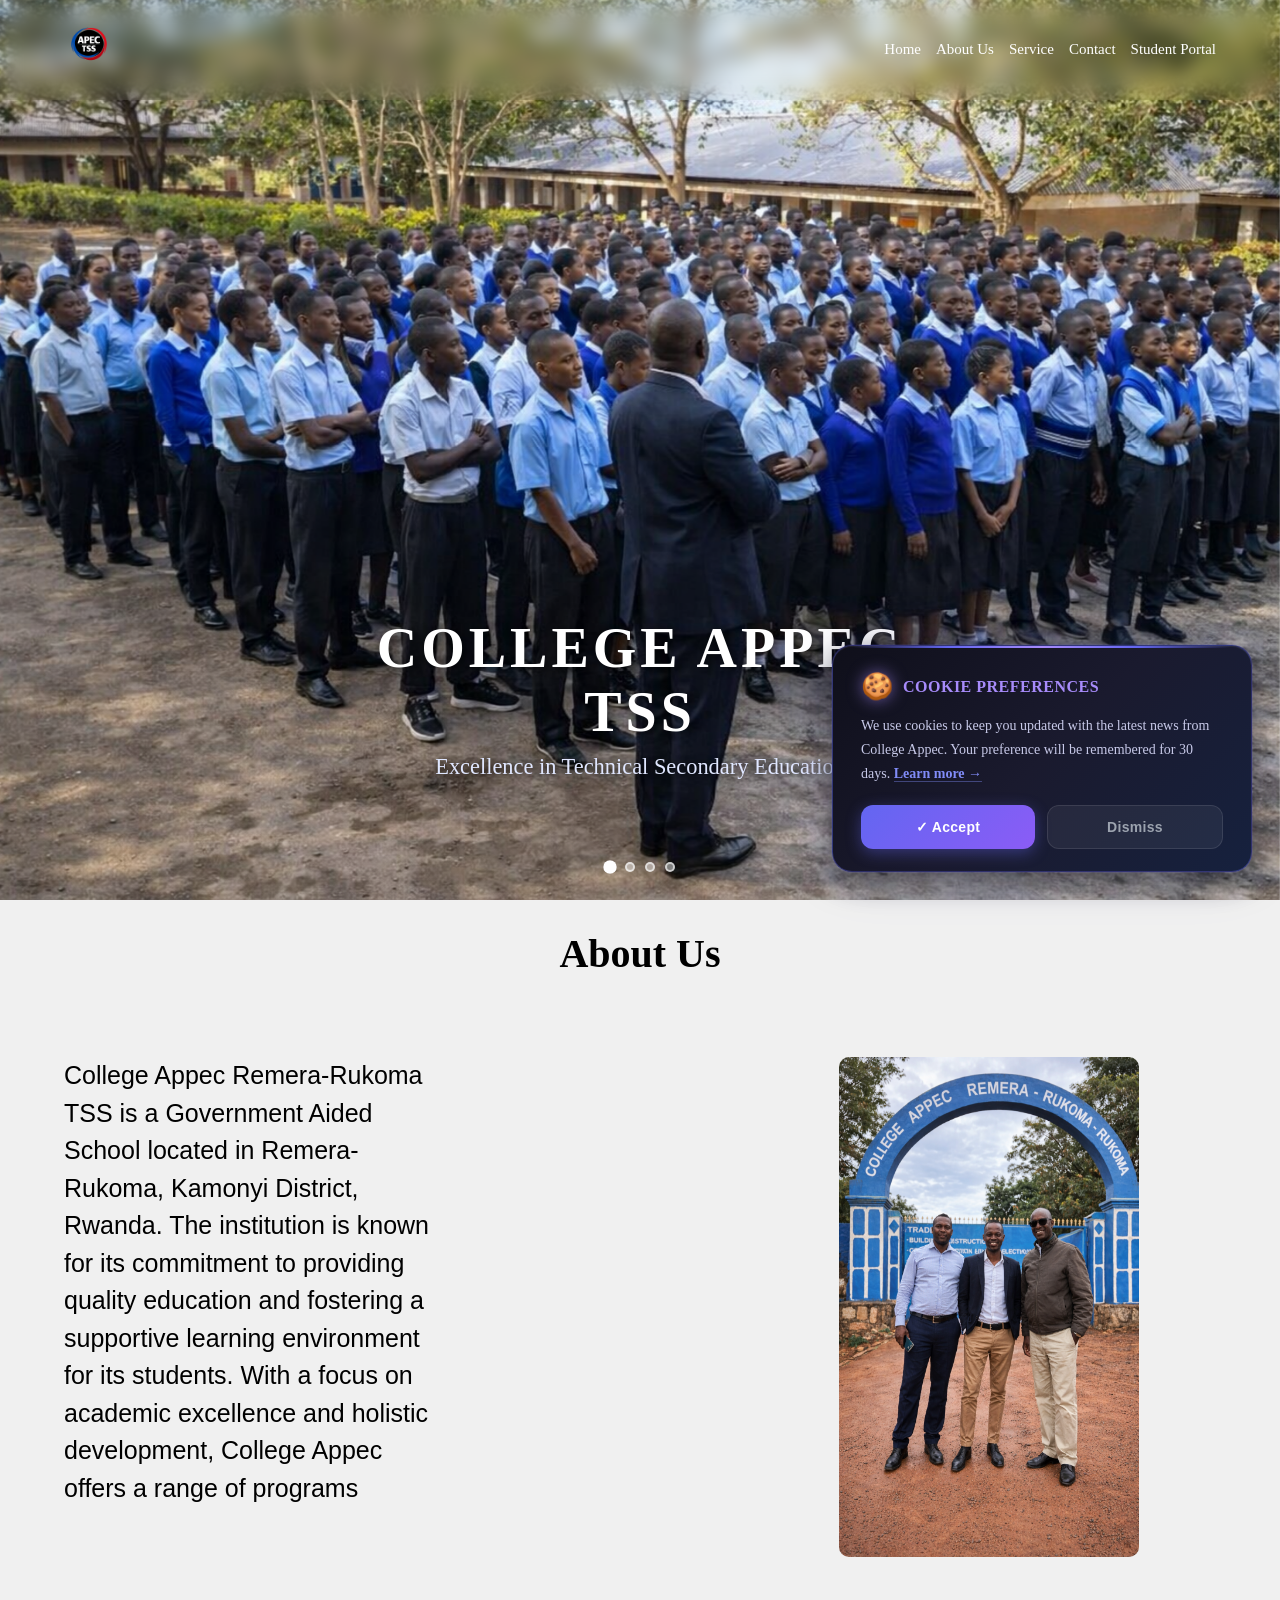
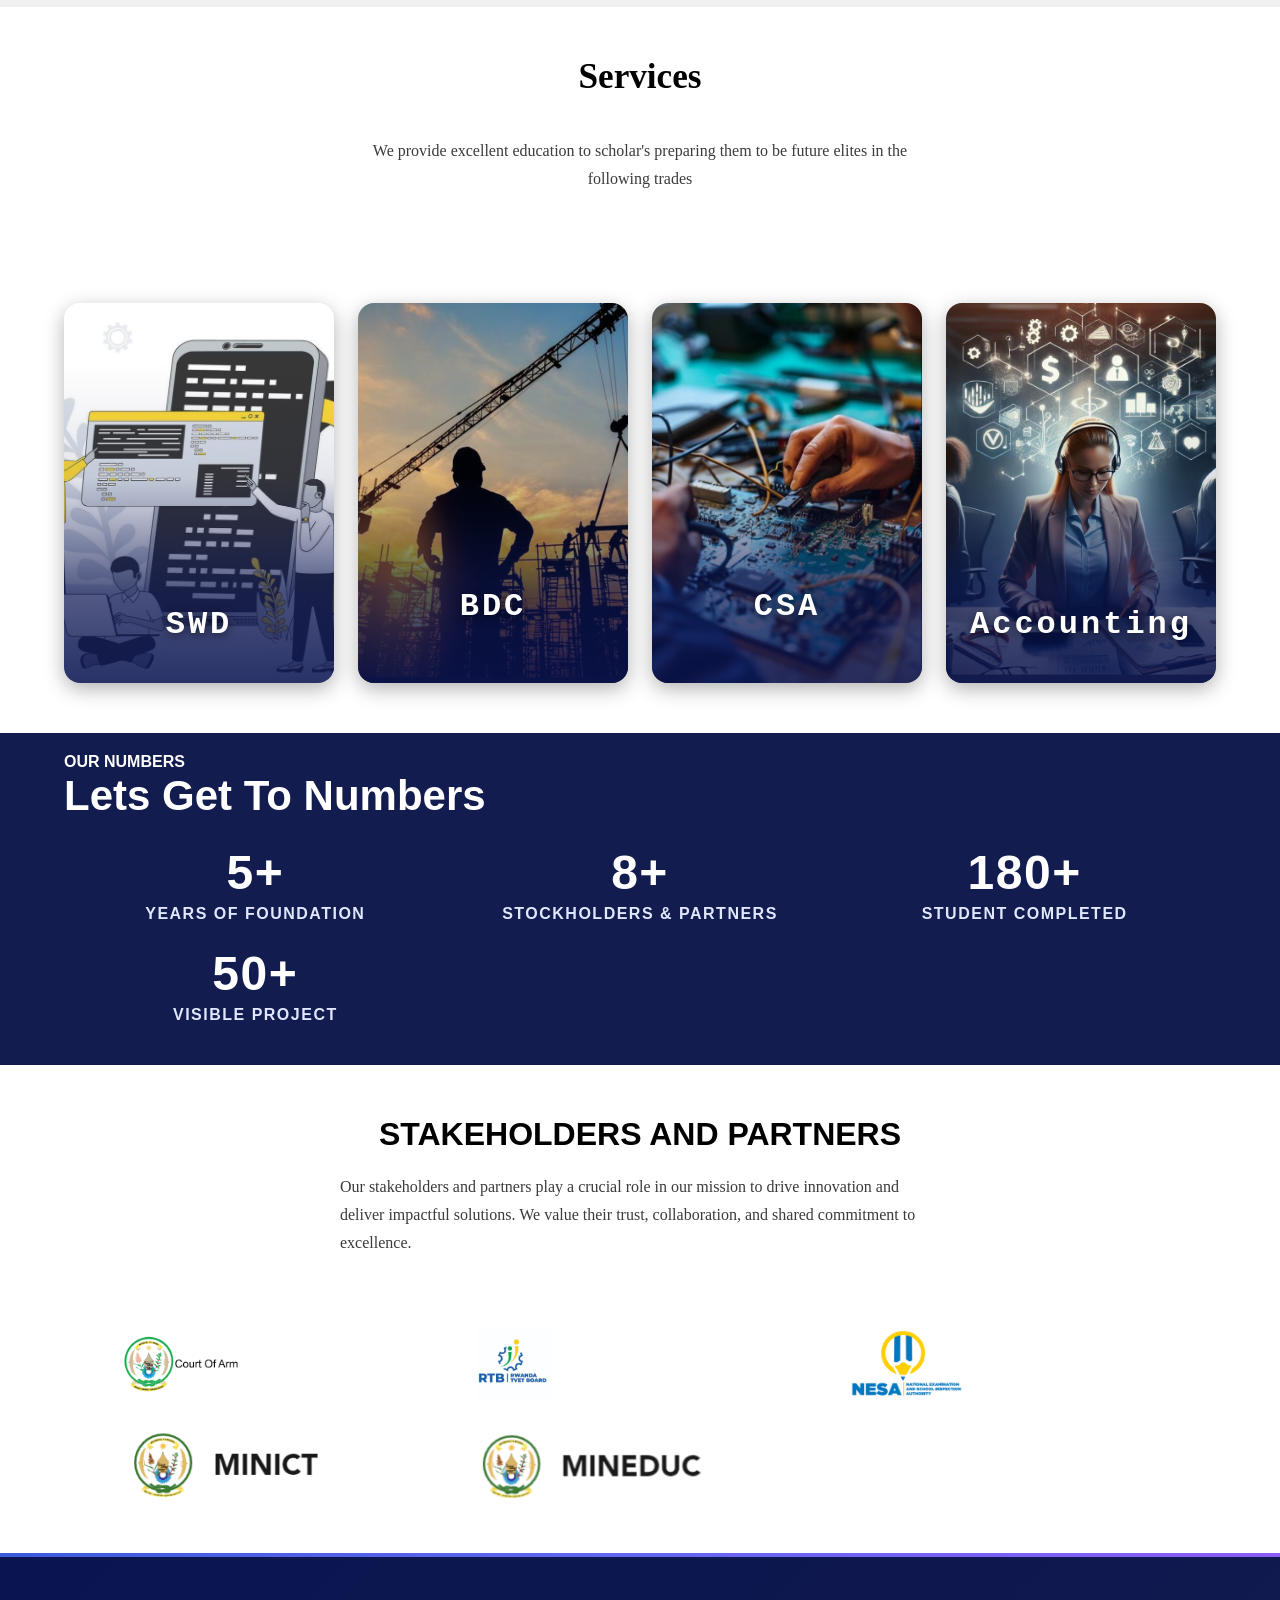
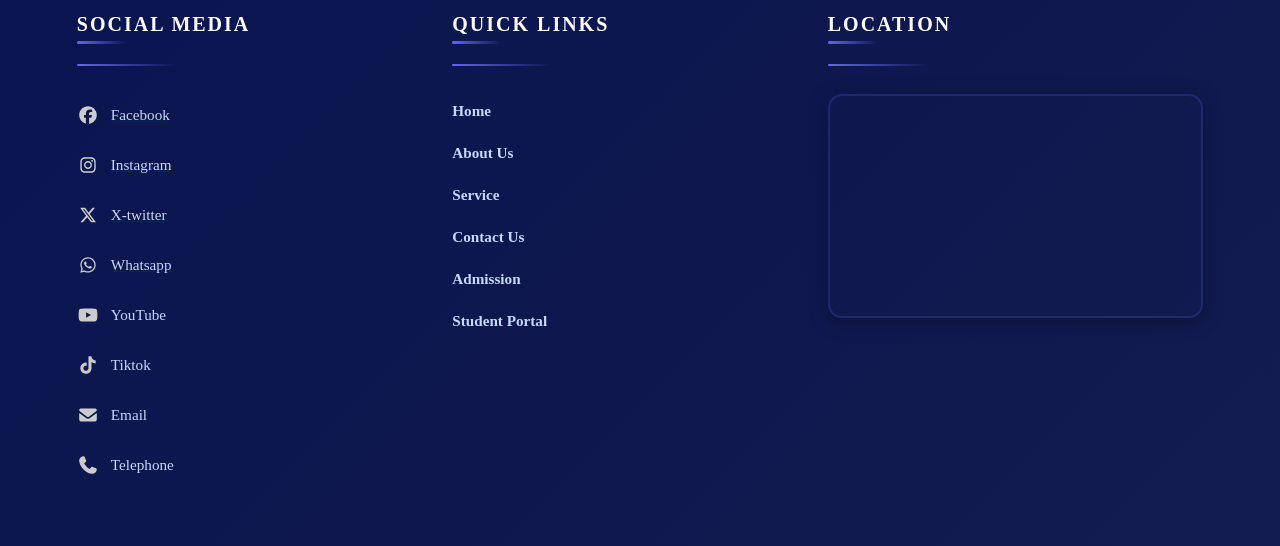
<file: index.html>
<!DOCTYPE html>
<html lang="en">

<head>
    <meta charset="UTF-8">
    <meta name="viewport" content="width=device-width, initial-scale=1.0">
    <title>Appec Website</title>
    <!-- css link main -->
    <link rel="stylesheet" href="./Css/style.css">
    <!-- responsive css -->
    <link rel="stylesheet" href="./Css/responsive.css">
    <!-- website icon -->
    <link rel="shortcut icon" href="./Images/Logo/logo.png" type="image/x-icon">
</head>

<body id="body">

    <!-- offline warning -->
    <div id="offlineWarning" class="offlineWarning">
        <span class="warn_icon" id="warnIcon">📡</span>
        <div class="warn_content">
            <div class="warn_title" id="warnTitle">No Connection</div>
            <div class="warn_msg" id="warnMsg">You are currently offline. Some features may not work.</div>
        </div>
        <span class="status_dot"></span>
    </div>



    <div class="hero" id="hero">
        <!-- Slider images -->
        <div class="hero_slider" id="heroSlider">
            <div class="hero_slide active" style="background-image:url('./Images/Web_images/College_appec.png')">
                <div class="slide_caption">
                    <h2>College Appec TSS</h2>
                    <p>Excellence in Technical Secondary Education</p>
                </div>
            </div>
            <div class="hero_slide" style="background-image:url('./Images/Web_images/Appec Student.png')">
                <div class="slide_caption">
                    <h2>Student Life</h2>
                    <p>Nurturing bright minds for tomorrow</p>
                </div>
            </div>
            <div class="hero_slide" style="background-image:url('./Images/Web_images/Appec Primary.png')">
                <div class="slide_caption">
                    <h2>Primary Section</h2>
                    <p>Building foundations for lifelong learning</p>
                </div>
            </div>
            <div class="hero_slide" style="background-image:url('./Images/Web_images/Master Image.png')">
                <div class="slide_caption">
                    <h2>Quality Education</h2>
                    <p>Empowering future leaders of Rwanda</p>
                </div>
            </div>
        </div>
        <div class="overlay" id="overlay"></div>
        <header>
            <nav class="navbar dont_show" id="navbar">
                <img src="./Images/Logo/logo.png" alt="Website Appec Logo">
                <ul>
                    <li><a href="./index.html">Home</a> </li>
                    <li><a href="./Pages/About.html">About Us</a></li>
                    <li><a href="./Pages/Service.html">Service</a></li>
                    <li><a href="./Pages/Contact.html">Contact</a></li>
                    <li><a href="./Pages/student_portal.html">Student Portal</a></li>
                </ul>
                <div class="menu">≡</div>
            </nav>
            <div class="welcome animate-slide-up">
                <h1>Welcome To</h1>
                <p>College Appec TSS Remera-Rukoma</p>
            </div>
        </header>
        <!-- Slider dots -->
        <div class="hero_dots" id="heroDots">
            <span class="hero_dot active" data-index="0"></span>
            <span class="hero_dot" data-index="1"></span>
            <span class="hero_dot" data-index="2"></span>
            <span class="hero_dot" data-index="3"></span>
        </div>
    </div>
    <div id="card_message" class="card_message" style="display:none;">
        <div class="card_header">
            <span class="cookie_icon">🍪</span>
            <h3>Cookie Preferences</h3>
        </div>
        <p>
            We use cookies to keep you updated with the latest news from College Appec.
            Your preference will be remembered for 30 days.
            <a href="https://dev.to/olami_tech/understanding-cookies-what-they-are-how-they-work-and-why-they-matter-for-your-privacy-3fo2"
                target="_blank" rel="noopener noreferrer">
                Learn more →
            </a>
        </p>
        <div class="buttons">
            <button id="agreeBtn">✓ Accept</button>
            <button id="ignoreBtn">Dismiss</button>
        </div>
    </div>

    </div>


    <div class="about_us" id="about_us">
        <h1>About Us</h1>
        <div class="about">

            <p>College Appec Remera-Rukoma TSS is a Government Aided School located in Remera-Rukoma, Kamonyi District,
                Rwanda. The
                institution is known for its commitment to providing quality education and fostering a supportive
                learning
                environment for its students. With a focus on academic excellence and holistic development, College
                Appec
                offers a range of programs
            <h1></h1>

            <img src="./Images/Web_images/Appec Door Gate.png" alt="College Appec Front Gate">

        </div>
    </div>

    <div class="service" id="service">
        <div class="head">
            <h1>Services</h1>
            <div class="partners">
                <p>We provide excellent education to scholar's preparing them to be future elites in the following
                    trades</p>
            </div>
        </div>
        <div class="cards">
            <div class="card software">
                <img src="./Images/Web_images/swd.png" alt="Software Dev Image">
                <div class="card_overlay">
                    <abbr title="Software Development">
                        <h2>SWD</h2>
                    </abbr>
                    <p>Software Development</p>
                    <a href="./Pages/Service.html#swd" class="more_info_btn">More Information</a>
                </div>
            </div>
            <div class="card bulding">
                <img src="./Images/Web_images/bdc.png" alt="Building and construction image">
                <div class="card_overlay">
                    <abbr title="Building & Construction">
                        <h2>BDC</h2>
                    </abbr>
                    <p>Building & Construction</p>
                    <a href="./Pages/Service.html#bdc" class="more_info_btn">More Information</a>
                </div>
            </div>
            <div class="card computer">
                <img src="./Images/Web_images/csa.png" alt="Computer system image">
                <div class="card_overlay">
                    <abbr title="Computer System & Architecture">
                        <h2>CSA</h2>
                    </abbr>
                    <p>Computer System & Architecture</p>
                    <a href="./Pages/Service.html#csa" class="more_info_btn">More Information</a>
                </div>
            </div>
            <div class="card accounting">
                <img src="./Images/Web_images/acc.png" alt="Accounting image">
                <div class="card_overlay">
                    <abbr title="Accounting">
                        <h2>Accounting</h2>
                    </abbr>
                    <p>Accounting & Finance</p>
                    <a href="./Pages/Service.html#accounting" class="more_info_btn">More Information</a>
                </div>
            </div>
        </div>
    </div>
    <!-- add right information -->
    <div class="school_number">
        <span class="tittle">OUR NUMBERS</span>
        <h1 class="subtittle">Lets Get To Numbers</h1>
        <div class="numbers">
            <span>5+ <p>Years Of Foundation</p></span>
            <span>8+ <p>Stockholders & Partners</p></span>
            <span>180+ <p>Student Completed</p></span>
            <span>50+ <p>Visible Project</p></span>
        </div>
    </div>
    <div class="partners">
        <h1>Stakeholders and partners</h1>
        <p>Our stakeholders and partners play a crucial role in our mission to drive innovation and deliver impactful
            solutions. We value their trust, collaboration, and shared commitment to excellence.</p>

        <div class="partners_image">
            <img src="./Images/Logo/Coat_of_arms_of_Rwanda.png" alt="Court of Arm Logo">
            <img src="./Images/Logo/RTB_logo.jpeg" alt="RTB_logo">
            <img src="./Images/Logo/nesalogo.png" alt="nesa_logo">
            <img src="./Images/Logo/minict_1.png" alt="minict_logo">
            <img src="./Images/Logo/mineduc_1.png" alt="mineduc_logo">

        </div>
    </div>
    <!-- add more element after this comment -->



    <div class="footer">

        <div class="social_media">
            <h3>Social Media</h3>
            <div class="line"></div>
            <a href="https://facebook.com/" target="_blank"><p><img src="./Images/icons/facebook-brands-solid-full.svg" alt="Facebook">Facebook</p></a>
            <a href="http://instagram.com/" target="_blank" rel="noopener noreferrer"><p><img src="./Images/icons/instagram-brands-solid-full.svg" alt="Instagram">Instagram</p></a>
            <a href="http://twitter.com/" target="_blank" rel="noopener noreferrer"><p><img src="./Images/icons/x-twitter-brands-solid-full.svg" alt="X-twitter">X-twitter</p></a>
            <a href="http://instagram.com/" target="_blank" rel="noopener noreferrer"><p><img src="./Images/icons/whatsapp-brands-solid-full.svg" alt="Whatsapp">Whatsapp</p></a>
            <p><img src="./Images/icons/youtube-brands-solid-full.svg" alt="YouTube">YouTube</p>
            <p><img src="./Images/icons/tiktok-brands-solid-full.svg" alt="Tiktok">Tiktok</p>
            <p><img src="./Images/icons/envelope-solid-full.svg" alt="Email">Email</p>
            <p><img src="./Images/icons/phone-solid-full.svg" alt="Tel">Telephone</p>
        </div>

        <div class="quick_links">
            <h3>Quick Links</h3>
            <div class="line"></div>
            <a href="#hero">Home</a>
            <a href="#about_us">About Us</a>
            <a href="#service">Service</a>
            <a href="#contact">Contact Us</a>
            <a href="./Pages/About.html">Admission</a>
            <a href="./Pages/student_portal.html">Student Portal</a>
        </div>
        <div class="map">
            <h3>Location</h3>
            <div class="line"></div>
            <div class="map_container">
               <iframe src="https://www.google.com/maps/embed?pb=!1m18!1m12!1m3!1d3987.515150115828!2d29.900403773849984!3d-1.9469059980354333!2m3!1f0!2f0!3f0!3m2!1i1024!2i768!4f13.1!3m3!1m2!1s0x19dcbbc05eef8543%3A0xa5be15c3fc175083!2sCollege%20APPEC%20remera%20rukoma!5e0!3m2!1sen!2srw!4v1771907225806!5m2!1sen!2srw" width="600" height="450" style="border:0;" allowfullscreen="" loading="lazy" referrerpolicy="no-referrer-when-downgrade"></iframe>
            </div>
        </div>
    </div>

<a href="#hero" id="scroll" ><button id="button_scroll">↑</button></a>










    <!-- menu bar javascript && increase size js -->
    <script src="./Javascript/menu_bar.js"></script>
    <!-- main js -->
    <script src="./Javascript/index.js"></script>
    <!-- offline javascript -->
    <script src="./Javascript/offline.js"></script>

    <!-- Three.js import throught cdn -->
    <!-- <script src="https://cdnjs.cloudflare.com/ajax/libs/three.js/0.180.0/three.tsl.js"></script> blocking access -->

    <!-- hide box js -->
    <script src="./Javascript/hide_box.js"></script>


</body>

</html>
</file>
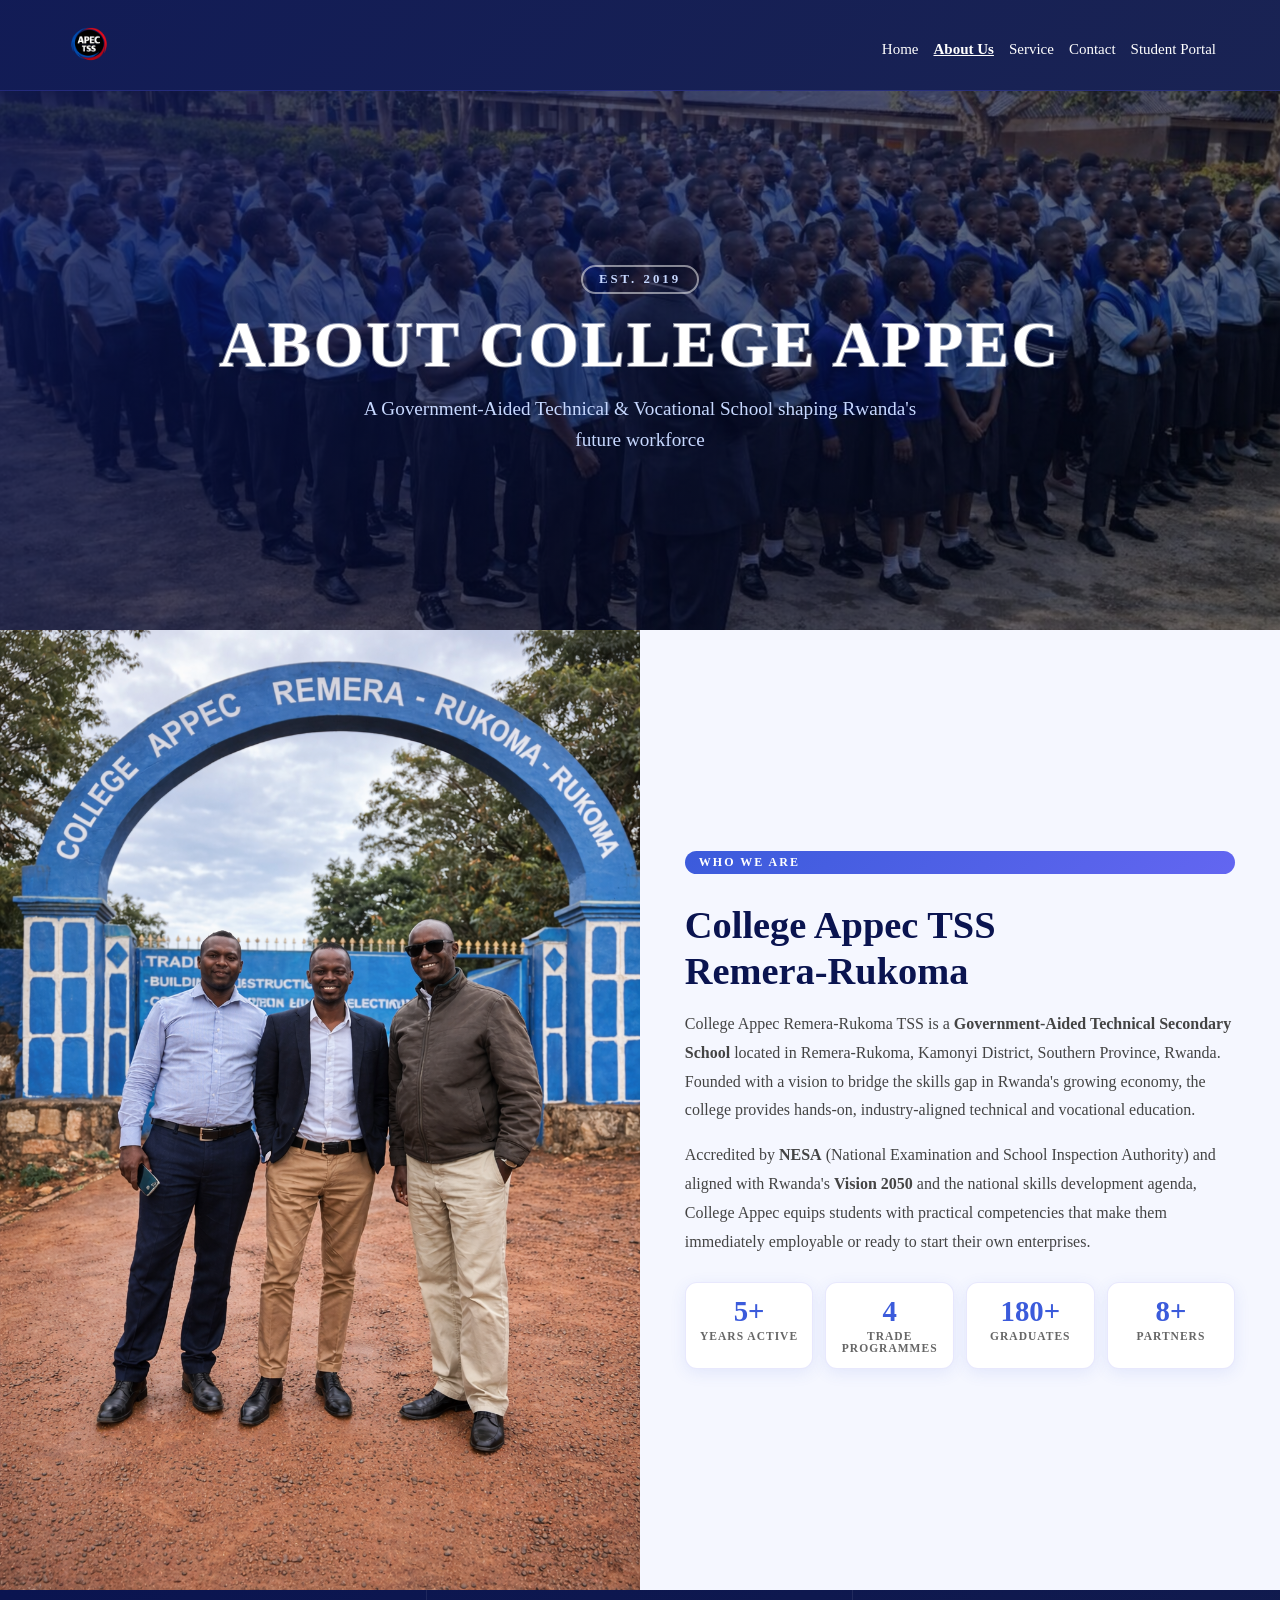
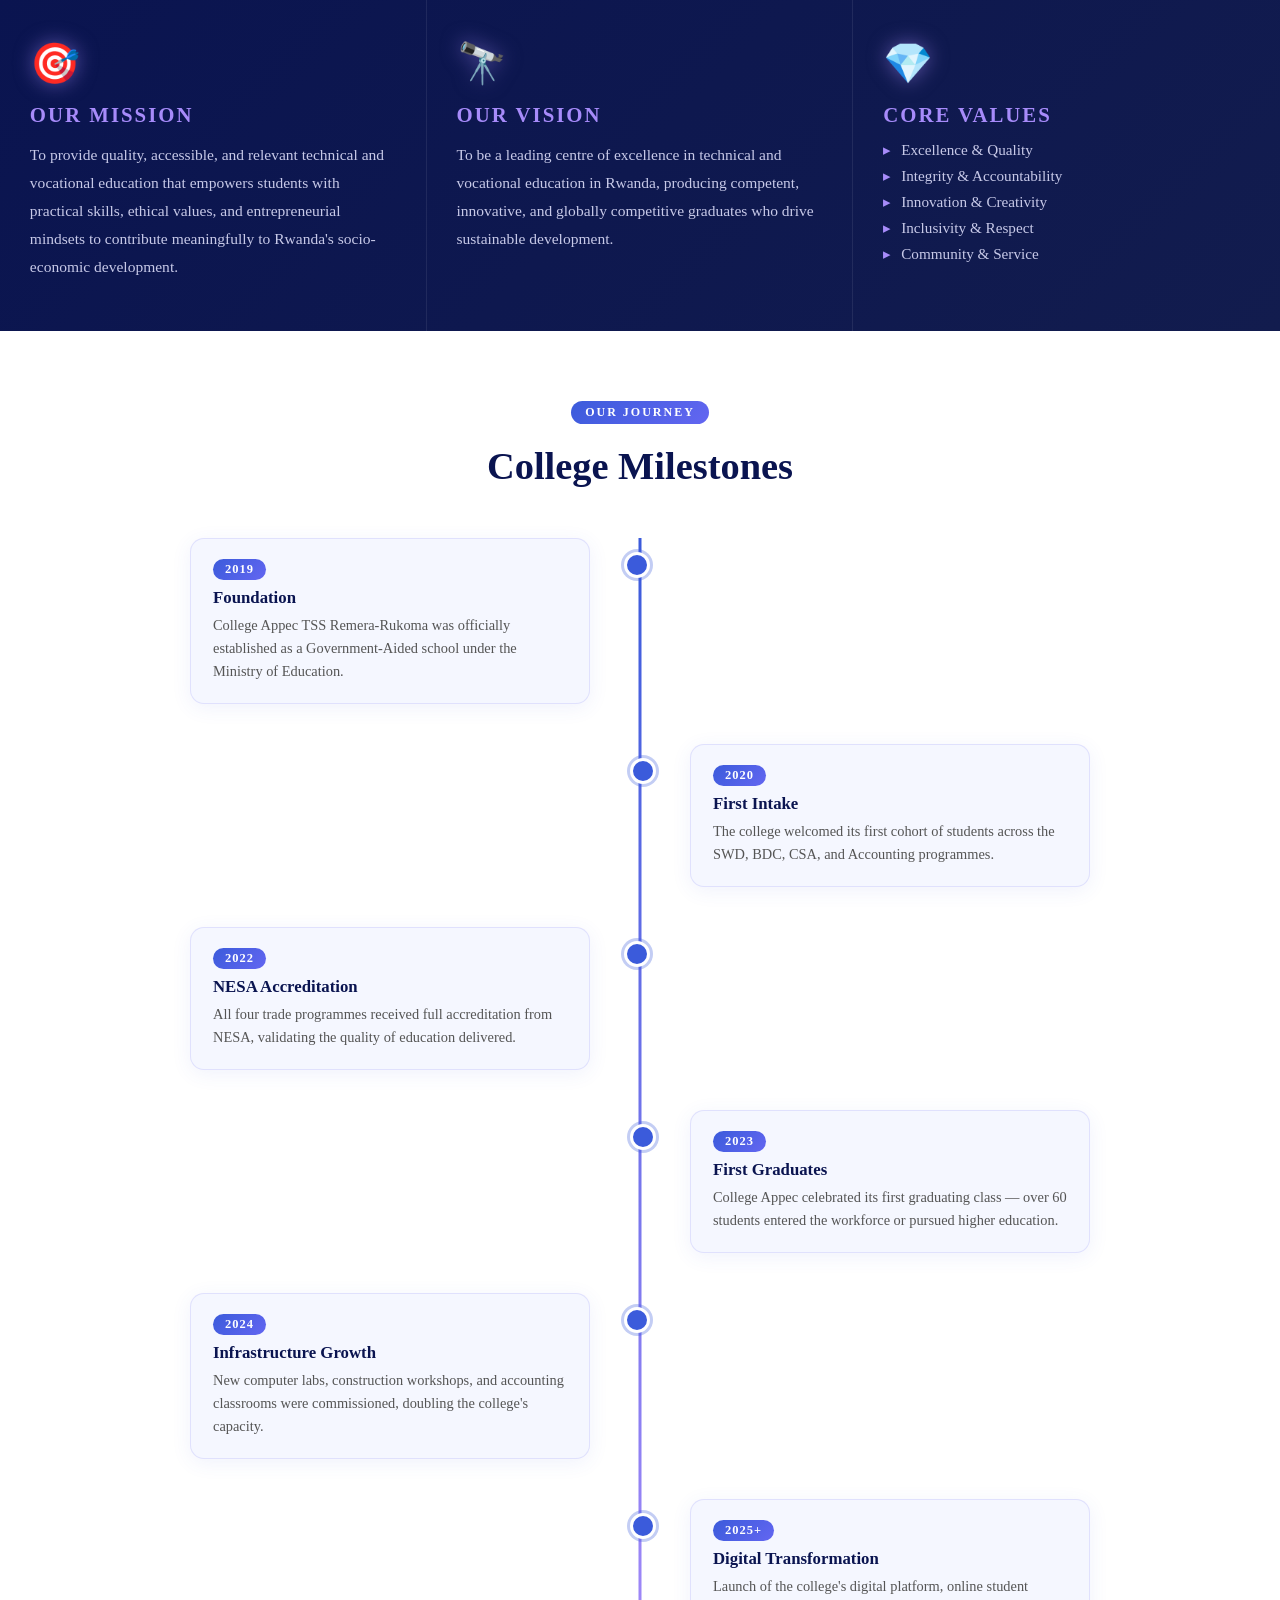
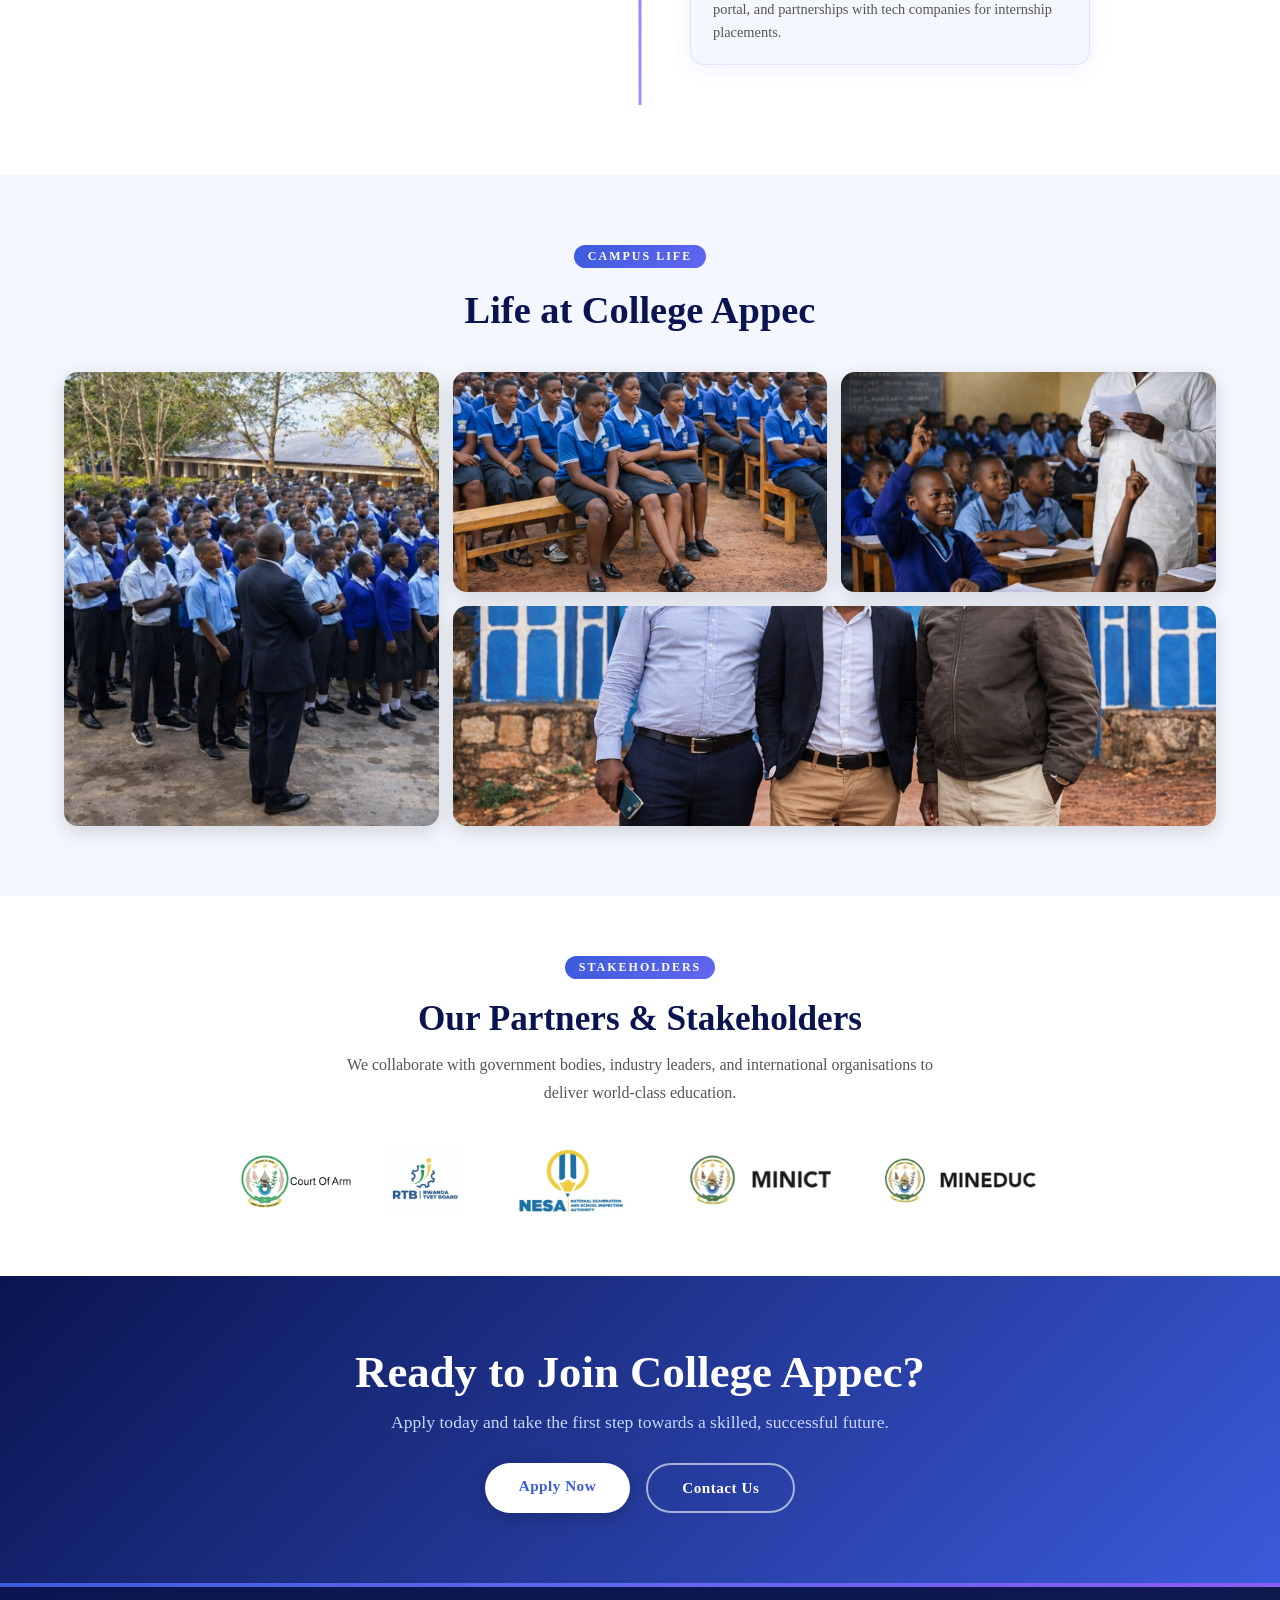
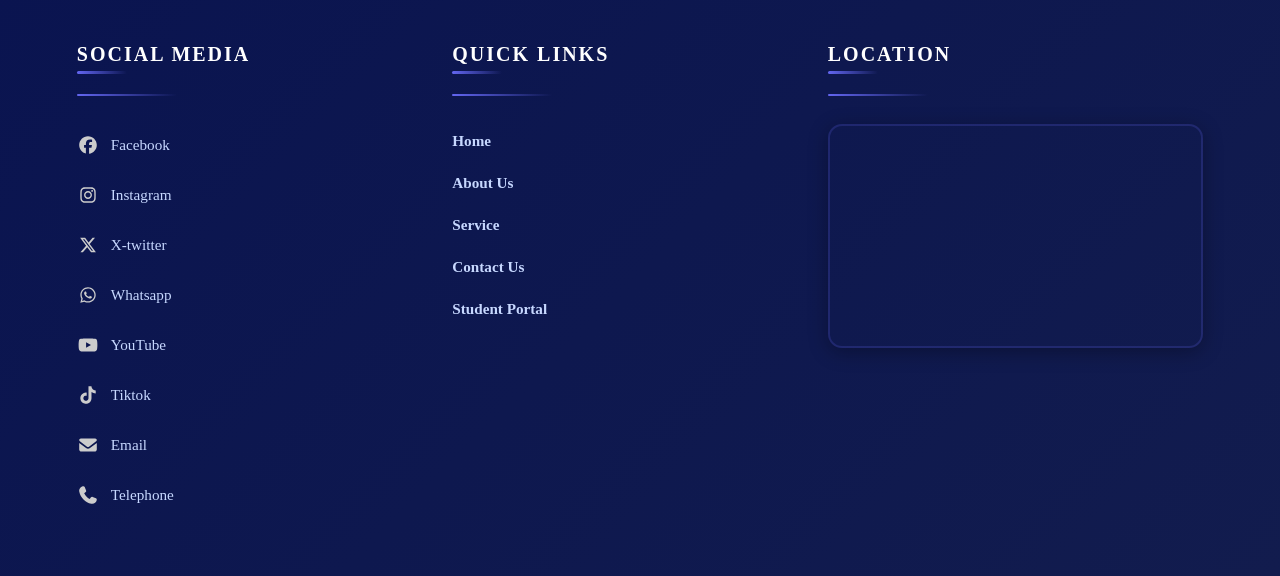
<file: Pages/About.html>
<!DOCTYPE html>
<html lang="en">

<head>
    <meta charset="UTF-8">
    <meta name="viewport" content="width=device-width, initial-scale=1.0">
    <title>About Us — Appec TSS</title>
    <link rel="stylesheet" href="../Css/style.css">
    <link rel="stylesheet" href="../Css/responsive.css">
    <link rel="stylesheet" href="../Css/service.css">
    <link rel="stylesheet" href="../Css/about_page.css">
    <link rel="shortcut icon" href="../Images/Logo/logo.png" type="image/x-icon">
</head>

<body id="body">

    <div id="offlineWarning" class="offlineWarning">
        <span class="warn_icon" id="warnIcon">📡</span>
        <div class="warn_content">
            <div class="warn_title" id="warnTitle">No Connection</div>
            <div class="warn_msg" id="warnMsg">You are currently offline.</div>
        </div>
        <span class="status_dot"></span>
    </div>

    <nav class="navbar" id="navbar">
        <img src="../Images/Logo/logo.png" alt="Website Appec Logo">
        <ul>
            <li><a href="../index.html">Home</a></li>
            <li><a href="../Pages/About.html" class="active_nav">About Us</a></li>
            <li><a href="../Pages/Service.html">Service</a></li>
            <li><a href="../Pages/Contact.html">Contact</a></li>
            <li><a href="../Pages/student_portal.html">Student Portal</a></li>
        </ul>
        <div class="menu">≡</div>
    </nav>

    <!-- ── HERO ── -->
    <section class="about_hero">
        <div class="about_hero_overlay"></div>
        <div class="about_hero_content animate_up">
            <span class="about_tag">Est. 2019</span>
            <h1>About College Appec</h1>
            <p>A Government-Aided Technical & Vocational School shaping Rwanda's future workforce</p>
        </div>
    </section>

    <!-- ── INTRO ── -->
    <section class="about_intro">
        <div class="about_intro_img animate_left">
            <img src="../Images/Web_images/Appec Door Gate.png" alt="College Appec Gate">
        </div>
        <div class="about_intro_text animate_right">
            <span class="section_tag">Who We Are</span>
            <h2>College Appec TSS<br>Remera-Rukoma</h2>
            <p>
                College Appec Remera-Rukoma TSS is a <strong>Government-Aided Technical Secondary School</strong>
                located in Remera-Rukoma, Kamonyi District, Southern Province, Rwanda. Founded with a vision to
                bridge the skills gap in Rwanda's growing economy, the college provides hands-on, industry-aligned
                technical and vocational education.
            </p>
            <p>
                Accredited by <strong>NESA</strong> (National Examination and School Inspection Authority) and
                aligned with Rwanda's <strong>Vision 2050</strong> and the national skills development agenda,
                College Appec equips students with practical competencies that make them immediately employable
                or ready to start their own enterprises.
            </p>
            <div class="about_stats">
                <div class="stat_item">
                    <span class="stat_num">5+</span>
                    <span class="stat_label">Years Active</span>
                </div>
                <div class="stat_item">
                    <span class="stat_num">4</span>
                    <span class="stat_label">Trade Programmes</span>
                </div>
                <div class="stat_item">
                    <span class="stat_num">180+</span>
                    <span class="stat_label">Graduates</span>
                </div>
                <div class="stat_item">
                    <span class="stat_num">8+</span>
                    <span class="stat_label">Partners</span>
                </div>
            </div>
        </div>
    </section>

    <!-- ── MISSION / VISION / VALUES ── -->
    <section class="mvv_section">
        <div class="mvv_card animate_up" style="--delay:0s">
            <div class="mvv_icon">🎯</div>
            <h3>Our Mission</h3>
            <p>
                To provide quality, accessible, and relevant technical and vocational education that empowers
                students with practical skills, ethical values, and entrepreneurial mindsets to contribute
                meaningfully to Rwanda's socio-economic development.
            </p>
        </div>
        <div class="mvv_card animate_up" style="--delay:0.15s">
            <div class="mvv_icon">🔭</div>
            <h3>Our Vision</h3>
            <p>
                To be a leading centre of excellence in technical and vocational education in Rwanda, producing
                competent, innovative, and globally competitive graduates who drive sustainable development.
            </p>
        </div>
        <div class="mvv_card animate_up" style="--delay:0.3s">
            <div class="mvv_icon">💎</div>
            <h3>Core Values</h3>
            <ul>
                <li>Excellence &amp; Quality</li>
                <li>Integrity &amp; Accountability</li>
                <li>Innovation &amp; Creativity</li>
                <li>Inclusivity &amp; Respect</li>
                <li>Community &amp; Service</li>
            </ul>
        </div>
    </section>

    <!-- ── HISTORY TIMELINE ── -->
    <section class="timeline_section">
        <div class="timeline_header">
            <span class="section_tag">Our Journey</span>
            <h2>College Milestones</h2>
        </div>
        <div class="timeline">
            <div class="tl_item tl_left animate_left">
                <div class="tl_content">
                    <span class="tl_year">2019</span>
                    <h4>Foundation</h4>
                    <p>College Appec TSS Remera-Rukoma was officially established as a Government-Aided school under the Ministry of Education.</p>
                </div>
            </div>
            <div class="tl_item tl_right animate_right">
                <div class="tl_content">
                    <span class="tl_year">2020</span>
                    <h4>First Intake</h4>
                    <p>The college welcomed its first cohort of students across the SWD, BDC, CSA, and Accounting programmes.</p>
                </div>
            </div>
            <div class="tl_item tl_left animate_left">
                <div class="tl_content">
                    <span class="tl_year">2022</span>
                    <h4>NESA Accreditation</h4>
                    <p>All four trade programmes received full accreditation from NESA, validating the quality of education delivered.</p>
                </div>
            </div>
            <div class="tl_item tl_right animate_right">
                <div class="tl_content">
                    <span class="tl_year">2023</span>
                    <h4>First Graduates</h4>
                    <p>College Appec celebrated its first graduating class — over 60 students entered the workforce or pursued higher education.</p>
                </div>
            </div>
            <div class="tl_item tl_left animate_left">
                <div class="tl_content">
                    <span class="tl_year">2024</span>
                    <h4>Infrastructure Growth</h4>
                    <p>New computer labs, construction workshops, and accounting classrooms were commissioned, doubling the college's capacity.</p>
                </div>
            </div>
            <div class="tl_item tl_right animate_right">
                <div class="tl_content">
                    <span class="tl_year">2025+</span>
                    <h4>Digital Transformation</h4>
                    <p>Launch of the college's digital platform, online student portal, and partnerships with tech companies for internship placements.</p>
                </div>
            </div>
        </div>
    </section>

    <!-- ── GALLERY ── -->
    <section class="gallery_section">
        <div class="gallery_header">
            <span class="section_tag">Campus Life</span>
            <h2>Life at College Appec</h2>
        </div>
        <div class="gallery_grid">
            <div class="gallery_item tall animate_up"><img src="../Images/Web_images/College_appec.png" alt="College Campus"></div>
            <div class="gallery_item animate_up"><img src="../Images/Web_images/Appec Student.png" alt="Students"></div>
            <div class="gallery_item animate_up"><img src="../Images/Web_images/Appec Primary.png" alt="Primary Section"></div>
            <div class="gallery_item wide animate_up"><img src="../Images/Web_images/Appec Door Gate.png" alt="College Gate"></div>
        </div>
    </section>

    <!-- ── PARTNERS ── -->
    <section class="partners_section">
        <div class="partners_header">
            <span class="section_tag">Stakeholders</span>
            <h2>Our Partners &amp; Stakeholders</h2>
            <p>We collaborate with government bodies, industry leaders, and international organisations to deliver world-class education.</p>
        </div>
        <div class="partners_logos">
            <img src="../Images/Logo/Coat_of_arms_of_Rwanda.png" alt="Rwanda Coat of Arms">
            <img src="../Images/Logo/RTB_logo.jpeg" alt="RTB">
            <img src="../Images/Logo/nesalogo.png" alt="NESA">
            <img src="../Images/Logo/minict_1.png" alt="MINICT">
            <img src="../Images/Logo/mineduc_1.png" alt="MINEDUC">
        </div>
    </section>

    <!-- ── CTA ── -->
    <section class="about_cta">
        <div class="about_cta_content">
            <h2>Ready to Join College Appec?</h2>
            <p>Apply today and take the first step towards a skilled, successful future.</p>
            <div class="cta_buttons">
                <a href="../Pages/student_portal.html" class="cta_btn_primary">Apply Now</a>
                <a href="../Pages/Contact.html" class="cta_btn_secondary">Contact Us</a>
            </div>
        </div>
    </section>

    <!-- ── FOOTER ── -->
    <div class="footer">
        <div class="social_media">
            <h3>Social Media</h3>
            <div class="line"></div>
            <p><img src="../Images/icons/facebook-brands-solid-full.svg" alt="Facebook">Facebook</p>
            <p><img src="../Images/icons/instagram-brands-solid-full.svg" alt="Instagram">Instagram</p>
            <p><img src="../Images/icons/x-twitter-brands-solid-full.svg" alt="X-twitter">X-twitter</p>
            <p><img src="../Images/icons/whatsapp-brands-solid-full.svg" alt="Whatsapp">Whatsapp</p>
            <p><img src="../Images/icons/youtube-brands-solid-full.svg" alt="YouTube">YouTube</p>
            <p><img src="../Images/icons/tiktok-brands-solid-full.svg" alt="Tiktok">Tiktok</p>
            <p><img src="../Images/icons/envelope-solid-full.svg" alt="Email">Email</p>
            <p><img src="../Images/icons/phone-solid-full.svg" alt="Tel">Telephone</p>
        </div>
        <div class="quick_links">
            <h3>Quick Links</h3>
            <div class="line"></div>
            <a href="../index.html">Home</a>
            <a href="../Pages/About.html">About Us</a>
            <a href="../Pages/Service.html">Service</a>
            <a href="../Pages/Contact.html">Contact Us</a>
            <a href="../Pages/student_portal.html">Student Portal</a>
        </div>
        <div class="map">
            <h3>Location</h3>
            <div class="line"></div>
            <div class="map_container">
                <iframe src="https://www.google.com/maps/embed?pb=!1m18!1m12!1m3!1d3987.515150115828!2d29.900403773849984!3d-1.9469059980354333!2m3!1f0!2f0!3f0!3m2!1i1024!2i768!4f13.1!3m3!1m2!1s0x19dcbbc05eef8543%3A0xa5be15c3fc175083!2sCollege%20APPEC%20remera%20rukoma!5e0!3m2!1sen!2srw!4v1771907225806!5m2!1sen!2srw" width="600" height="450" style="border:0;" allowfullscreen="" loading="lazy" referrerpolicy="no-referrer-when-downgrade"></iframe>
            </div>
        </div>
    </div>

    <a href="#" id="scroll"><button id="button_scroll">↑</button></a>

    <script src="../Javascript/menu_bar.js"></script>
    <script src="../Javascript/index.js"></script>
    <script src="../Javascript/offline.js"></script>
    <script src="../Javascript/hide_box.js"></script>
    <script>
        
        const animEls = document.querySelectorAll('.animate_up, .animate_left, .animate_right');
        const obs = new IntersectionObserver((entries) => {
            entries.forEach(e => {
                if (e.isIntersecting) {
                    e.target.classList.add('in_view');
                    obs.unobserve(e.target);
                }
            });
        }, { threshold: 0.15 });
        animEls.forEach(el => obs.observe(el));
    </script>
</body>

</html>
</file>
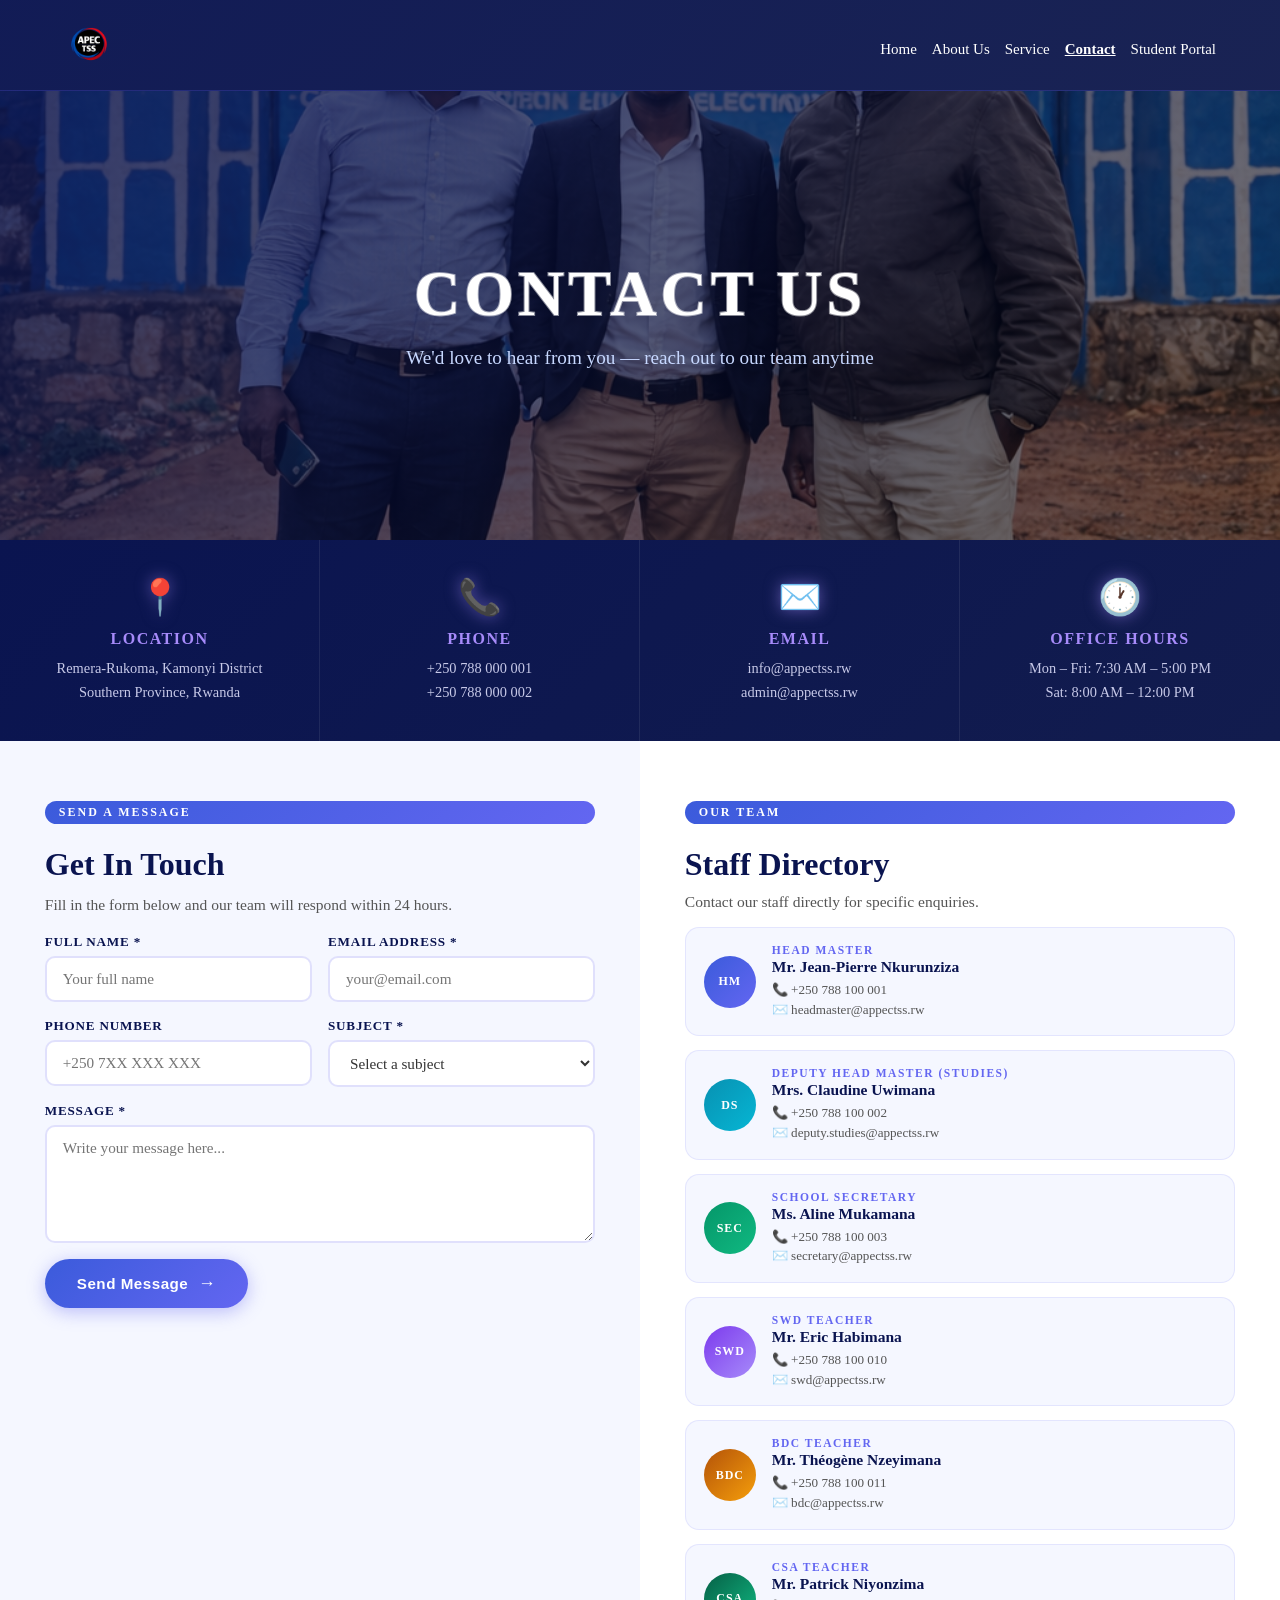
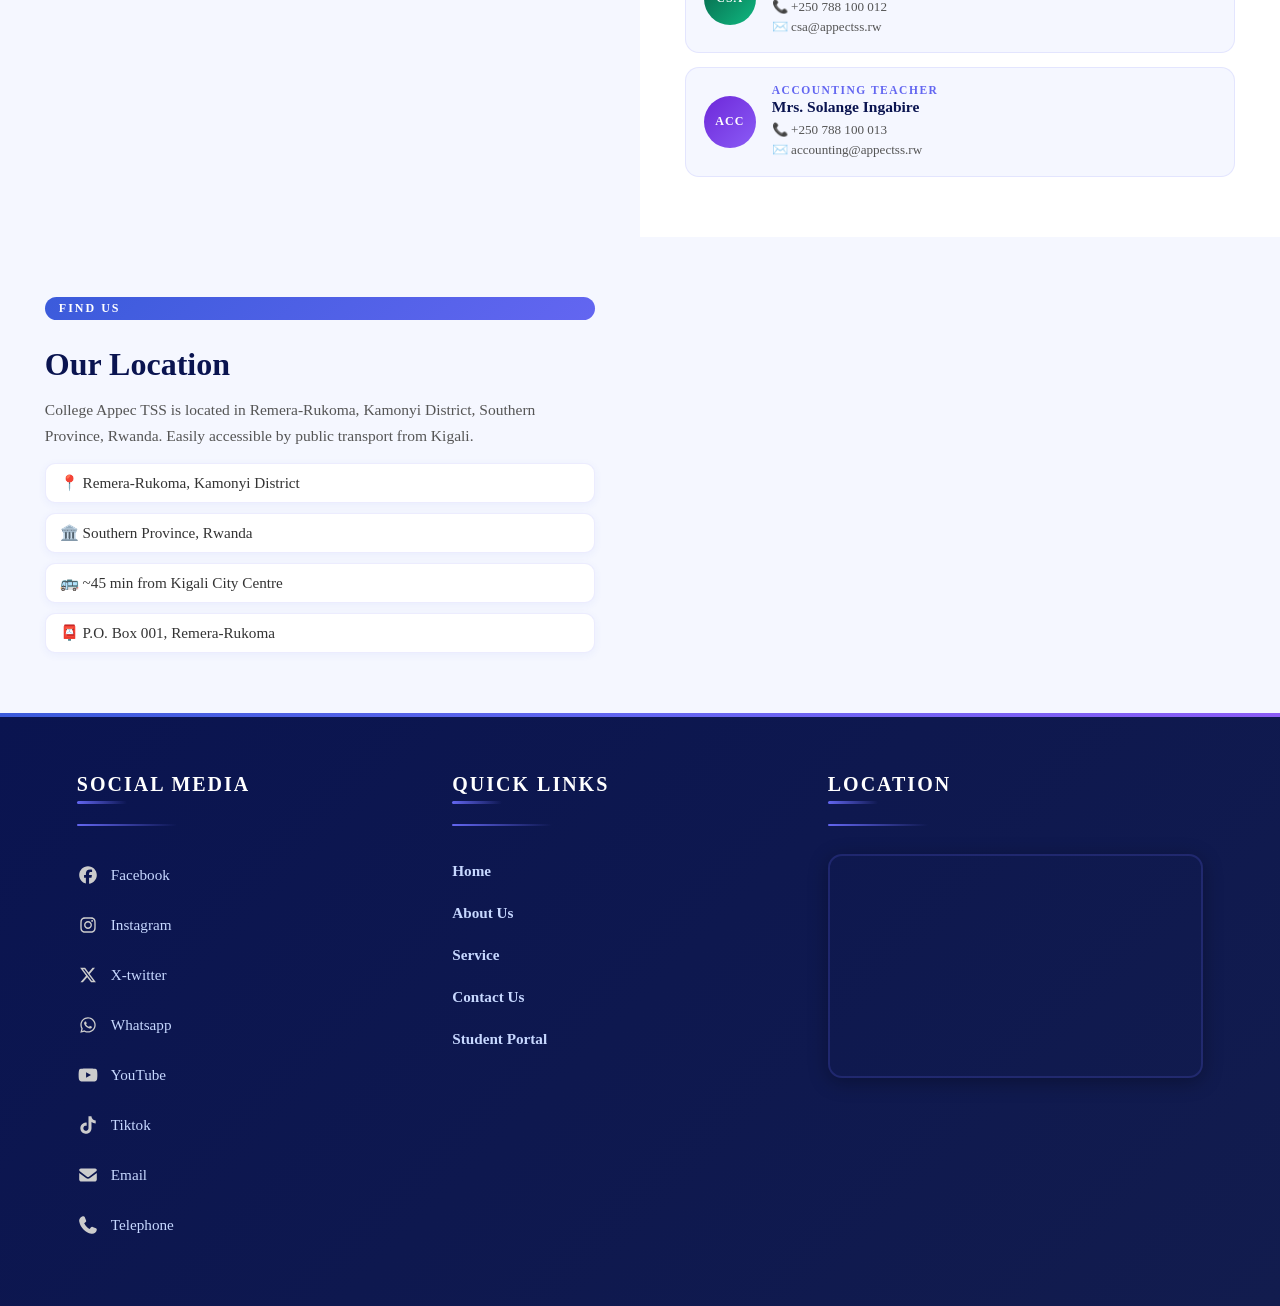
<file: Pages/Contact.html>
<!DOCTYPE html>
<html lang="en">

<head>
    <meta charset="UTF-8">
    <meta name="viewport" content="width=device-width, initial-scale=1.0">
    <title>Contact — Appec TSS</title>
    <link rel="stylesheet" href="../Css/style.css">
    <link rel="stylesheet" href="../Css/responsive.css">
    <link rel="stylesheet" href="../Css/service.css">
    <link rel="stylesheet" href="../Css/contact.css">
    <link rel="shortcut icon" href="../Images/Logo/logo.png" type="image/x-icon">
</head>

<body id="body">

    <div id="offlineWarning" class="offlineWarning">
        <span class="warn_icon" id="warnIcon">📡</span>
        <div class="warn_content">
            <div class="warn_title" id="warnTitle">No Connection</div>
            <div class="warn_msg" id="warnMsg">You are currently offline.</div>
        </div>
        <span class="status_dot"></span>
    </div>

    <nav class="navbar" id="navbar">
        <img src="../Images/Logo/logo.png" alt="Website Appec Logo">
        <ul>
            <li><a href="../index.html">Home</a></li>
            <li><a href="../Pages/About.html">About Us</a></li>
            <li><a href="../Pages/Service.html">Service</a></li>
            <li><a href="../Pages/Contact.html" class="active_nav">Contact</a></li>
            <li><a href="../Pages/student_portal.html">Student Portal</a></li>
        </ul>
        <div class="menu">≡</div>
    </nav>

    <!-- ── HERO ── -->
    <section class="contact_hero">
        <div class="contact_hero_overlay"></div>
        <div class="contact_hero_content">
            <h1>Contact Us</h1>
            <p>We'd love to hear from you — reach out to our team anytime</p>
        </div>
    </section>

    <!-- ── CONTACT CARDS ── -->
    <section class="contact_cards_section">
        <div class="contact_card">
            <div class="cc_icon">📍</div>
            <h3>Location</h3>
            <p>Remera-Rukoma, Kamonyi District<br>Southern Province, Rwanda</p>
        </div>
        <div class="contact_card">
            <div class="cc_icon">📞</div>
            <h3>Phone</h3>
            <p>+250 788 000 001<br>+250 788 000 002</p>
        </div>
        <div class="contact_card">
            <div class="cc_icon">✉️</div>
            <h3>Email</h3>
            <p>info@appectss.rw<br>admin@appectss.rw</p>
        </div>
        <div class="contact_card">
            <div class="cc_icon">🕐</div>
            <h3>Office Hours</h3>
            <p>Mon – Fri: 7:30 AM – 5:00 PM<br>Sat: 8:00 AM – 12:00 PM</p>
        </div>
    </section>

    <!-- ── MAIN CONTENT: FORM + STAFF ── -->
    <section class="contact_main">

        <!-- Contact Form -->
        <div class="contact_form_wrap">
            <span class="contact_tag">Send a Message</span>
            <h2>Get In Touch</h2>
            <p>Fill in the form below and our team will respond within 24 hours.</p>

            <form class="contact_form" id="contactForm" onsubmit="submitContactForm(event)">
                <div class="form_row">
                    <div class="form_group">
                        <label for="cf_name">Full Name *</label>
                        <input type="text" id="cf_name" placeholder="Your full name" required>
                    </div>
                    <div class="form_group">
                        <label for="cf_email">Email Address *</label>
                        <input type="email" id="cf_email" placeholder="your@email.com" required>
                    </div>
                </div>
                <div class="form_row">
                    <div class="form_group">
                        <label for="cf_phone">Phone Number</label>
                        <input type="tel" id="cf_phone" placeholder="+250 7XX XXX XXX">
                    </div>
                    <div class="form_group">
                        <label for="cf_subject">Subject *</label>
                        <select id="cf_subject" required>
                            <option value="" disabled selected>Select a subject</option>
                            <option>Admission Enquiry</option>
                            <option>Academic Information</option>
                            <option>Fee Structure</option>
                            <option>Partnership / Collaboration</option>
                            <option>General Enquiry</option>
                            <option>Other</option>
                        </select>
                    </div>
                </div>
                <div class="form_group full">
                    <label for="cf_message">Message *</label>
                    <textarea id="cf_message" rows="5" placeholder="Write your message here..." required></textarea>
                </div>
                <button type="submit" class="contact_submit_btn">
                    <span class="btn_text">Send Message</span>
                    <span class="btn_icon">→</span>
                </button>
            </form>

            <!-- Success card -->
            <div class="contact_success" id="contactSuccess">
                <div class="success_icon">✅</div>
                <h3>Message Sent!</h3>
                <p>Thank you for reaching out. Our team will get back to you within <strong>24 hours</strong>.</p>
            </div>
        </div>

        <!-- Staff Directory -->
        <div class="staff_directory">
            <span class="contact_tag">Our Team</span>
            <h2>Staff Directory</h2>
            <p>Contact our staff directly for specific enquiries.</p>

            <div class="staff_list">

                <div class="staff_card">
                    <div class="staff_avatar" style="background: linear-gradient(135deg,#3b5bdb,#6366f1)">
                        <span>HM</span>
                    </div>
                    <div class="staff_info">
                        <span class="staff_role">Head Master</span>
                        <h4>Mr. Jean-Pierre Nkurunziza</h4>
                        <p>📞 +250 788 100 001</p>
                        <p>✉️ headmaster@appectss.rw</p>
                    </div>
                </div>

                <div class="staff_card">
                    <div class="staff_avatar" style="background: linear-gradient(135deg,#0891b2,#06b6d4)">
                        <span>DS</span>
                    </div>
                    <div class="staff_info">
                        <span class="staff_role">Deputy Head Master (Studies)</span>
                        <h4>Mrs. Claudine Uwimana</h4>
                        <p>📞 +250 788 100 002</p>
                        <p>✉️ deputy.studies@appectss.rw</p>
                    </div>
                </div>

                <div class="staff_card">
                    <div class="staff_avatar" style="background: linear-gradient(135deg,#059669,#10b981)">
                        <span>SEC</span>
                    </div>
                    <div class="staff_info">
                        <span class="staff_role">School Secretary</span>
                        <h4>Ms. Aline Mukamana</h4>
                        <p>📞 +250 788 100 003</p>
                        <p>✉️ secretary@appectss.rw</p>
                    </div>
                </div>

                <div class="staff_card">
                    <div class="staff_avatar" style="background: linear-gradient(135deg,#7c3aed,#a78bfa)">
                        <span>SWD</span>
                    </div>
                    <div class="staff_info">
                        <span class="staff_role">SWD Teacher</span>
                        <h4>Mr. Eric Habimana</h4>
                        <p>📞 +250 788 100 010</p>
                        <p>✉️ swd@appectss.rw</p>
                    </div>
                </div>

                <div class="staff_card">
                    <div class="staff_avatar" style="background: linear-gradient(135deg,#b45309,#f59e0b)">
                        <span>BDC</span>
                    </div>
                    <div class="staff_info">
                        <span class="staff_role">BDC Teacher</span>
                        <h4>Mr. Théogène Nzeyimana</h4>
                        <p>📞 +250 788 100 011</p>
                        <p>✉️ bdc@appectss.rw</p>
                    </div>
                </div>

                <div class="staff_card">
                    <div class="staff_avatar" style="background: linear-gradient(135deg,#065f46,#10b981)">
                        <span>CSA</span>
                    </div>
                    <div class="staff_info">
                        <span class="staff_role">CSA Teacher</span>
                        <h4>Mr. Patrick Niyonzima</h4>
                        <p>📞 +250 788 100 012</p>
                        <p>✉️ csa@appectss.rw</p>
                    </div>
                </div>

                <div class="staff_card">
                    <div class="staff_avatar" style="background: linear-gradient(135deg,#6d28d9,#8b5cf6)">
                        <span>ACC</span>
                    </div>
                    <div class="staff_info">
                        <span class="staff_role">Accounting Teacher</span>
                        <h4>Mrs. Solange Ingabire</h4>
                        <p>📞 +250 788 100 013</p>
                        <p>✉️ accounting@appectss.rw</p>
                    </div>
                </div>

            </div>
        </div>
    </section>

    <!-- ── MAP ── -->
    <section class="contact_map_section">
        <div class="contact_map_info">
            <span class="contact_tag">Find Us</span>
            <h2>Our Location</h2>
            <p>College Appec TSS is located in Remera-Rukoma, Kamonyi District, Southern Province, Rwanda. Easily accessible by public transport from Kigali.</p>
            <ul class="location_details">
                <li>📍 Remera-Rukoma, Kamonyi District</li>
                <li>🏛️ Southern Province, Rwanda</li>
                <li>🚌 ~45 min from Kigali City Centre</li>
                <li>📮 P.O. Box 001, Remera-Rukoma</li>
            </ul>
        </div>
        <div class="contact_map_embed">
                            <iframe src="https://www.google.com/maps/embed?pb=!1m18!1m12!1m3!1d3987.515150115828!2d29.900403773849984!3d-1.9469059980354333!2m3!1f0!2f0!3f0!3m2!1i1024!2i768!4f13.1!3m3!1m2!1s0x19dcbbc05eef8543%3A0xa5be15c3fc175083!2sCollege%20APPEC%20remera%20rukoma!5e0!3m2!1sen!2srw!4v1771907225806!5m2!1sen!2srw" width="600" height="450" style="border:0;" allowfullscreen="" loading="lazy" referrerpolicy="no-referrer-when-downgrade"></iframe>
            </div>
        </div>
        </div>
    </section>

    <!-- ── FOOTER ── -->
    <div class="footer">
        <div class="social_media">
            <h3>Social Media</h3>
            <div class="line"></div>
            <p><img src="../Images/icons/facebook-brands-solid-full.svg" alt="Facebook">Facebook</p>
            <p><img src="../Images/icons/instagram-brands-solid-full.svg" alt="Instagram">Instagram</p>
            <p><img src="../Images/icons/x-twitter-brands-solid-full.svg" alt="X-twitter">X-twitter</p>
            <p><img src="../Images/icons/whatsapp-brands-solid-full.svg" alt="Whatsapp">Whatsapp</p>
            <p><img src="../Images/icons/youtube-brands-solid-full.svg" alt="YouTube">YouTube</p>
            <p><img src="../Images/icons/tiktok-brands-solid-full.svg" alt="Tiktok">Tiktok</p>
            <p><img src="../Images/icons/envelope-solid-full.svg" alt="Email">Email</p>
            <p><img src="../Images/icons/phone-solid-full.svg" alt="Tel">Telephone</p>
        </div>
        <div class="quick_links">
            <h3>Quick Links</h3>
            <div class="line"></div>
            <a href="../index.html">Home</a>
            <a href="../Pages/About.html">About Us</a>
            <a href="../Pages/Service.html">Service</a>
            <a href="../Pages/Contact.html">Contact Us</a>
            <a href="../Pages/student_portal.html">Student Portal</a>
        </div>
        <div class="map">
            <h3>Location</h3>
            <div class="line"></div>
            <div class="map_container">
   <iframe src="https://www.google.com/maps/embed?pb=!1m18!1m12!1m3!1d3987.515150115828!2d29.900403773849984!3d-1.9469059980354333!2m3!1f0!2f0!3f0!3m2!1i1024!2i768!4f13.1!3m3!1m2!1s0x19dcbbc05eef8543%3A0xa5be15c3fc175083!2sCollege%20APPEC%20remera%20rukoma!5e0!3m2!1sen!2srw!4v1771907225806!5m2!1sen!2srw" width="600" height="450" style="border:0;" allowfullscreen="" loading="lazy" referrerpolicy="no-referrer-when-downgrade"></iframe>
            </div>
            </div>
        </div>
    </div>

    <a href="#" id="scroll"><button id="button_scroll">↑</button></a>

    <script src="../Javascript/menu_bar.js"></script>
    <script src="../Javascript/index.js"></script>
    <script src="../Javascript/offline.js"></script>
    <script src="../Javascript/hide_box.js"></script>
    <script>
        function submitContactForm(e) {
            e.preventDefault();
            const form    = document.getElementById('contactForm');
            const success = document.getElementById('contactSuccess');
            const btn     = form.querySelector('.contact_submit_btn');

            btn.disabled = true;
            btn.querySelector('.btn_text').textContent = 'Sending…';

            setTimeout(() => {
                form.style.display = 'none';
                success.classList.add('show');
            }, 1200);
        }
    </script>
</body>

</html>
</file>
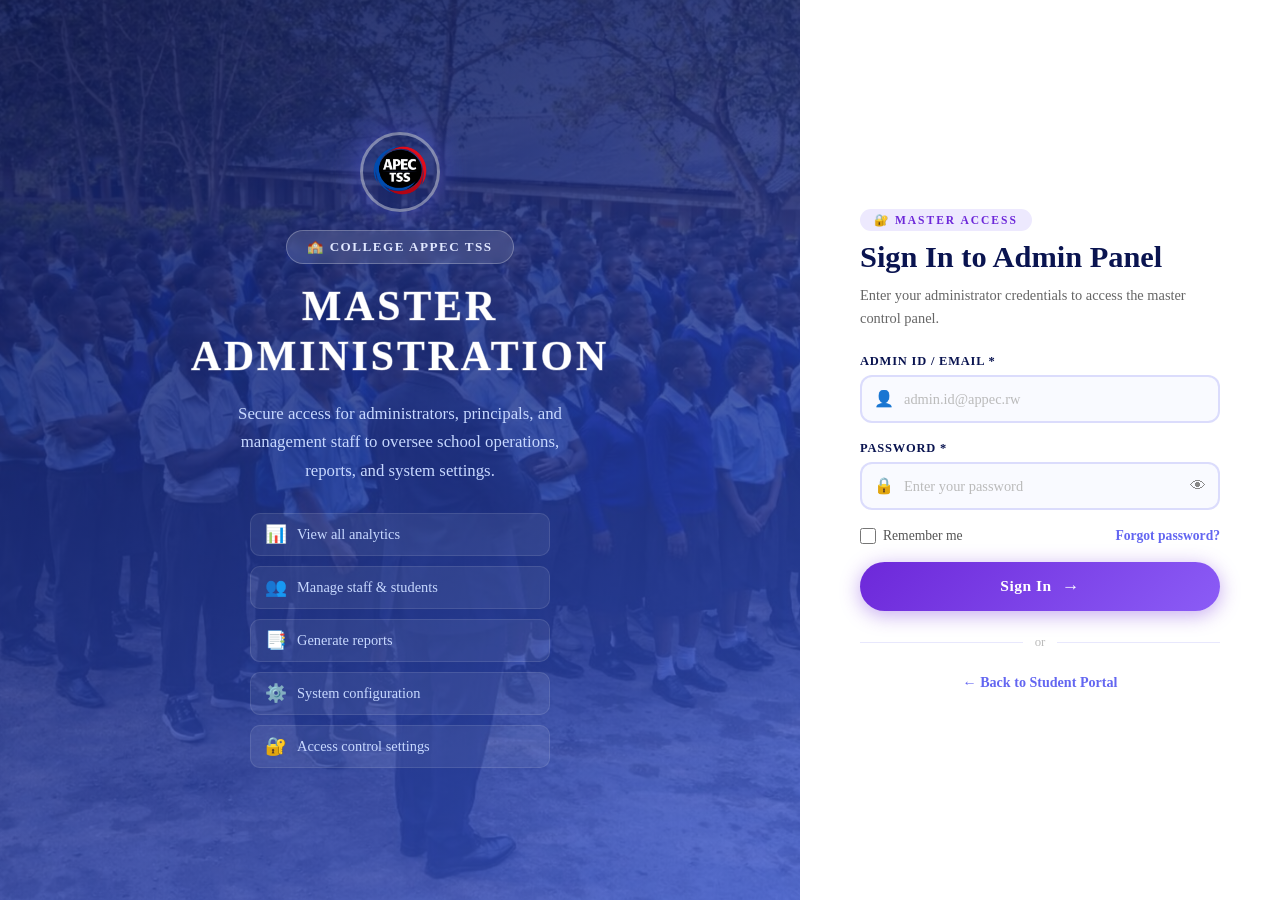
<file: Pages/master_login.html>
<!DOCTYPE html>
<html lang="en">

<head>
    <meta charset="UTF-8">
    <meta name="viewport" content="width=device-width, initial-scale=1.0">
    <title>Master Admin Login — Appec TSS</title>
    <link rel="stylesheet" href="../Css/style.css">
    <link rel="stylesheet" href="../Css/service.css">
    <link rel="stylesheet" href="../Css/login.css">
    <link rel="shortcut icon" href="../Images/Logo/logo.png" type="image/x-icon">
    <style>
        /* Override body padding from service.css for full-page login */
        body { padding-top: 0 !important; }
        .navbar { display: none !important; }
    </style>
</head>

<body id="body">

    <div id="offlineWarning" class="offlineWarning">
        <span class="warn_icon" id="warnIcon">📡</span>
        <div class="warn_content">
            <div class="warn_title" id="warnTitle">No Connection</div>
            <div class="warn_msg" id="warnMsg">You are currently offline.</div>
        </div>
        <span class="status_dot"></span>
    </div>

    <div class="login_page">

        <!-- ── Left Branding Panel ── -->
        <div class="login_left">
            <div class="login_left_overlay"></div>
            <div class="login_left_content">
                <img src="../Images/Logo/logo.png" alt="Appec TSS Logo" class="login_logo">
                <div class="login_badge">🏫 College Appec TSS</div>
                <h1>Master<br>Administration</h1>
                <p>Secure access for administrators, principals, and management staff to oversee school operations, reports, and system settings.</p>
                <ul class="login_features">
                    <li><span class="feat_icon">📊</span> View all analytics</li>
                    <li><span class="feat_icon">👥</span> Manage staff & students</li>
                    <li><span class="feat_icon">📑</span> Generate reports</li>
                    <li><span class="feat_icon">⚙️</span> System configuration</li>
                    <li><span class="feat_icon">🔐</span> Access control settings</li>
                </ul>
            </div>
        </div>

        <!-- ── Right Form Panel ── -->
        <div class="login_right">

            <!-- LOGIN FORM -->
            <div class="login_form_wrap" id="loginFormWrap">
                <div class="login_form_header">
                    <span class="login_role_tag tag_master">🔐 Master Access</span>
                    <h2>Sign In to Admin Panel</h2>
                    <p>Enter your administrator credentials to access the master control panel.</p>
                </div>

                <div class="lf_msg error" id="loginError">
                    <span>⚠️</span>
                    <span id="loginErrorText">Invalid credentials. Please try again.</span>
                </div>

                <form class="login_form" id="masterLoginForm" onsubmit="handleMasterLogin(event)">

                    <div class="lf_group">
                        <label for="m_email">Admin ID / Email *</label>
                        <div class="lf_input_wrap">
                            <span class="lf_input_icon">👤</span>
                            <input type="text" id="m_email" placeholder="admin.id@appec.rw" required autocomplete="username">
                        </div>
                    </div>

                    <div class="lf_group">
                        <label for="m_password">Password *</label>
                        <div class="lf_input_wrap">
                            <span class="lf_input_icon">🔒</span>
                            <input type="password" id="m_password" placeholder="Enter your password" required autocomplete="current-password">
                            <button type="button" class="lf_toggle_pw" onclick="togglePw('m_password', this)" title="Show/hide password">👁</button>
                        </div>
                    </div>

                    <div class="lf_row">
                        <label class="lf_remember">
                            <input type="checkbox" id="m_remember">
                            Remember me
                        </label>
                        <a href="#" class="lf_forgot">Forgot password?</a>
                    </div>

                    <button type="submit" class="login_btn btn_master" id="masterLoginBtn">
                        <span class="btn_text">Sign In</span>
                        <span class="btn_icon">→</span>
                    </button>
                </form>

                <div class="lf_divider">or</div>

                <div class="lf_back">
                    <a href="../Pages/student_portal.html">← Back to Student Portal</a>
                </div>
            </div>

            <!-- DASHBOARD (shown after login) -->
            <div class="login_dashboard" id="masterDashboard">
                <div class="dash_welcome">
                    <div class="dash_icon">🔐</div>
                    <h3 id="dashMasterName">Welcome, Administrator!</h3>
                    <p>Master Control Panel · Academic Year 2025/26</p>
                </div>

                <div class="dash_cards">
                    <a href="#" class="dash_card">
                        <span class="dc_icon">👥</span>
                        <span class="dc_label">Students</span>
                        <span class="dc_count">248</span>
                    </a>
                    <a href="#" class="dash_card">
                        <span class="dc_icon">👨‍🏫</span>
                        <span class="dc_label">Teachers</span>
                        <span class="dc_count">18</span>
                    </a>
                    <a href="#" class="dash_card">
                        <span class="dc_icon">📊</span>
                        <span class="dc_label">Reports</span>
                        <span class="dc_count">7</span>
                    </a>
                    <a href="#" class="dash_card">
                        <span class="dc_icon">⚙️</span>
                        <span class="dc_label">Settings</span>
                        <span class="dc_count">5</span>
                    </a>
                    <a href="#" class="dash_card">
                        <span class="dc_icon">📝</span>
                        <span class="dc_label">Applications</span>
                        <span class="dc_count">42</span>
                    </a>
                    <a href="#" class="dash_card">
                        <span class="dc_icon">🔔</span>
                        <span class="dc_label">Notices</span>
                        <span class="dc_count">3</span>
                    </a>
                </div>

                <button class="dash_logout" onclick="handleLogout('master')">
                    🚪 Sign Out
                </button>
            </div>

        </div>
    </div>

    <script src="../Javascript/offline.js"></script>
    <script>
        // === PASSWORD TOGGLE ===
        function togglePw(inputId, btn) {
            var input = document.getElementById(inputId);
            if (input.type === 'password') {
                input.type = 'text';
                btn.textContent = '🙈';
            } else {
                input.type = 'password';
                btn.textContent = '👁';
            }
        }

        // === MASTER LOGIN ===
        function handleMasterLogin(e) {
            e.preventDefault();
            var btn = document.getElementById('masterLoginBtn');
            var email = document.getElementById('m_email').value.trim();
            var password = document.getElementById('m_password').value;

            btn.disabled = true;
            btn.querySelector('.btn_text').textContent = 'Verifying…';

            setTimeout(function() {
                // Accept password "123"
                if (email && password === '123') {
                    var name = email.split('@')[0];
                    name = name.replace(/[._]/g, ' ');
                    name = name.replace(/\b\w/g, function(c) { return c.toUpperCase(); });
                    document.getElementById('dashMasterName').textContent = 'Welcome, ' + name + '!';
                    document.getElementById('loginFormWrap').style.display = 'none';
                    document.getElementById('masterDashboard').classList.add('show');
                } else {
                    document.getElementById('loginError').classList.add('show');
                    btn.disabled = false;
                    btn.querySelector('.btn_text').textContent = 'Sign In';
                }
            }, 1200);
        }

        // === LOGOUT ===
        function handleLogout(role) {
            document.getElementById('masterDashboard').classList.remove('show');
            document.getElementById('loginFormWrap').style.display = '';
            document.getElementById('masterLoginForm').reset();
            document.getElementById('masterLoginBtn').disabled = false;
            document.getElementById('masterLoginBtn').querySelector('.btn_text').textContent = 'Sign In';
        }
    </script>
</body>

</html>
</file>
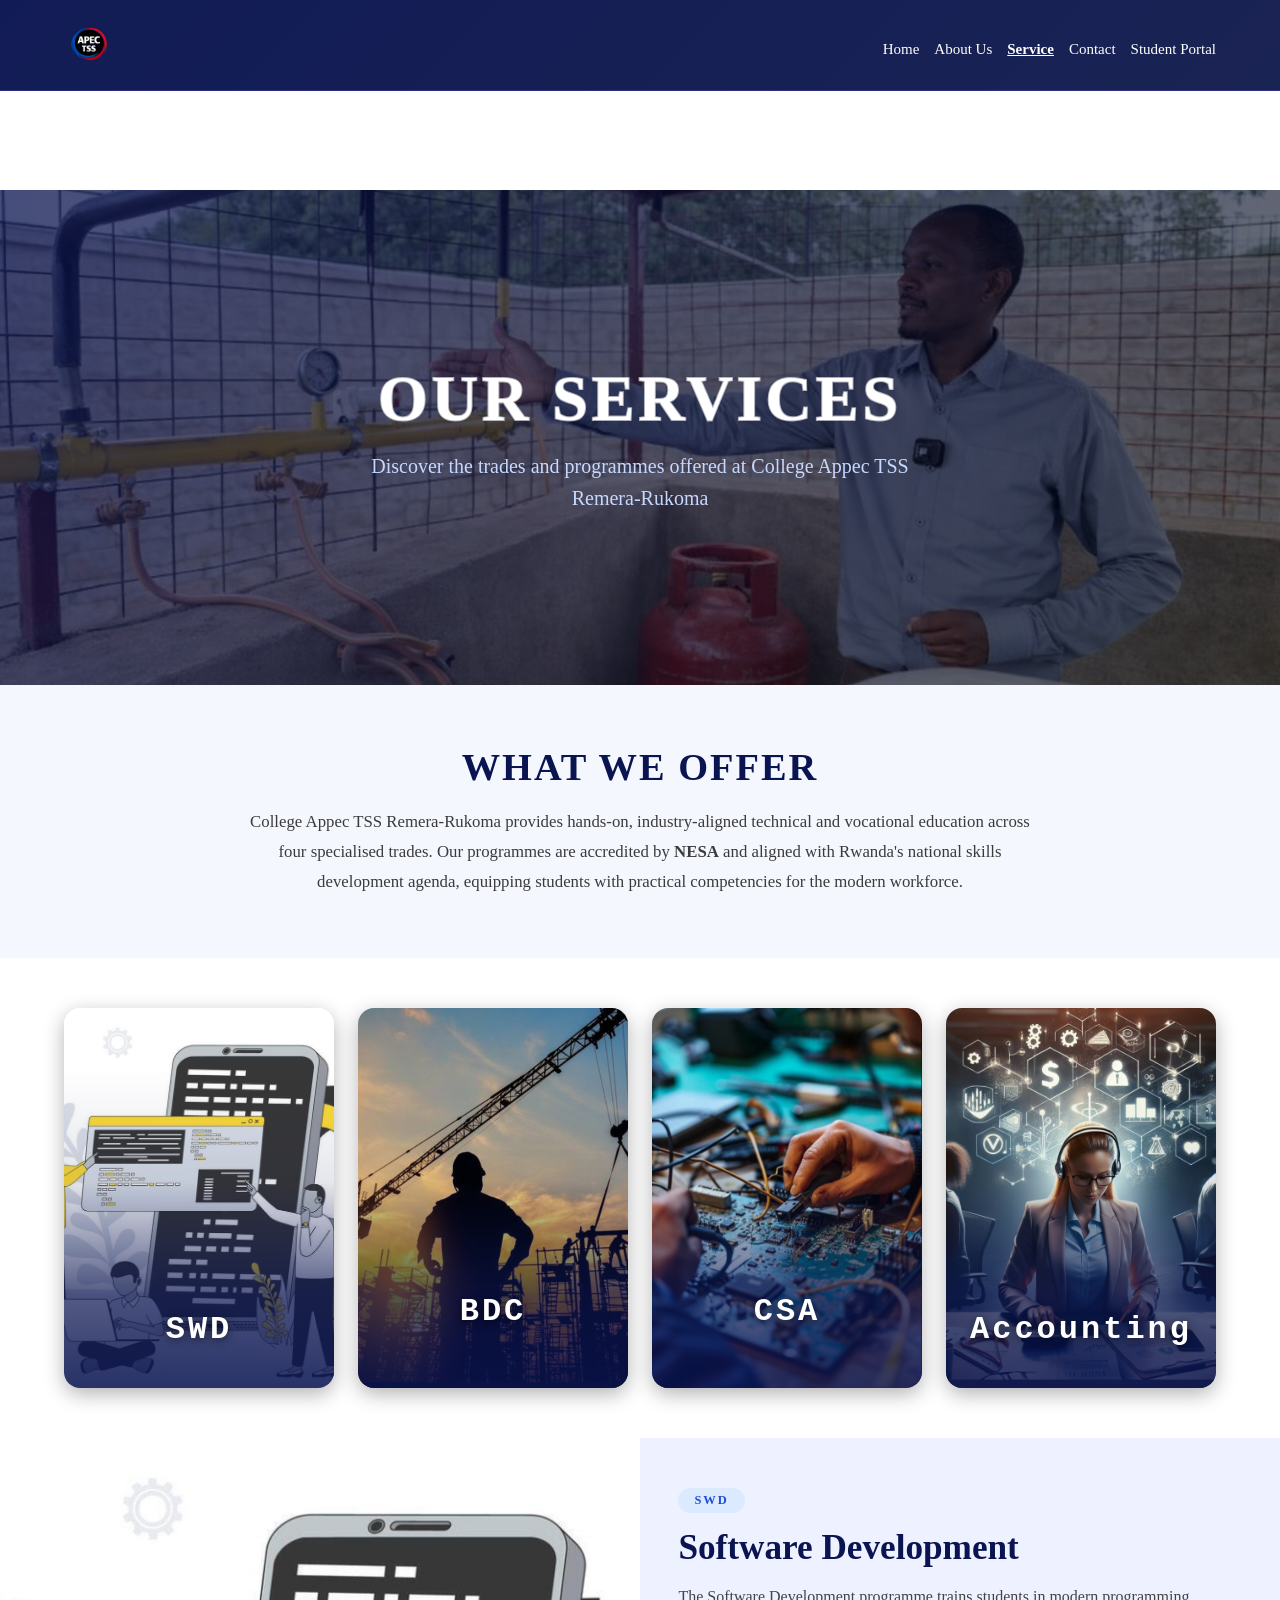
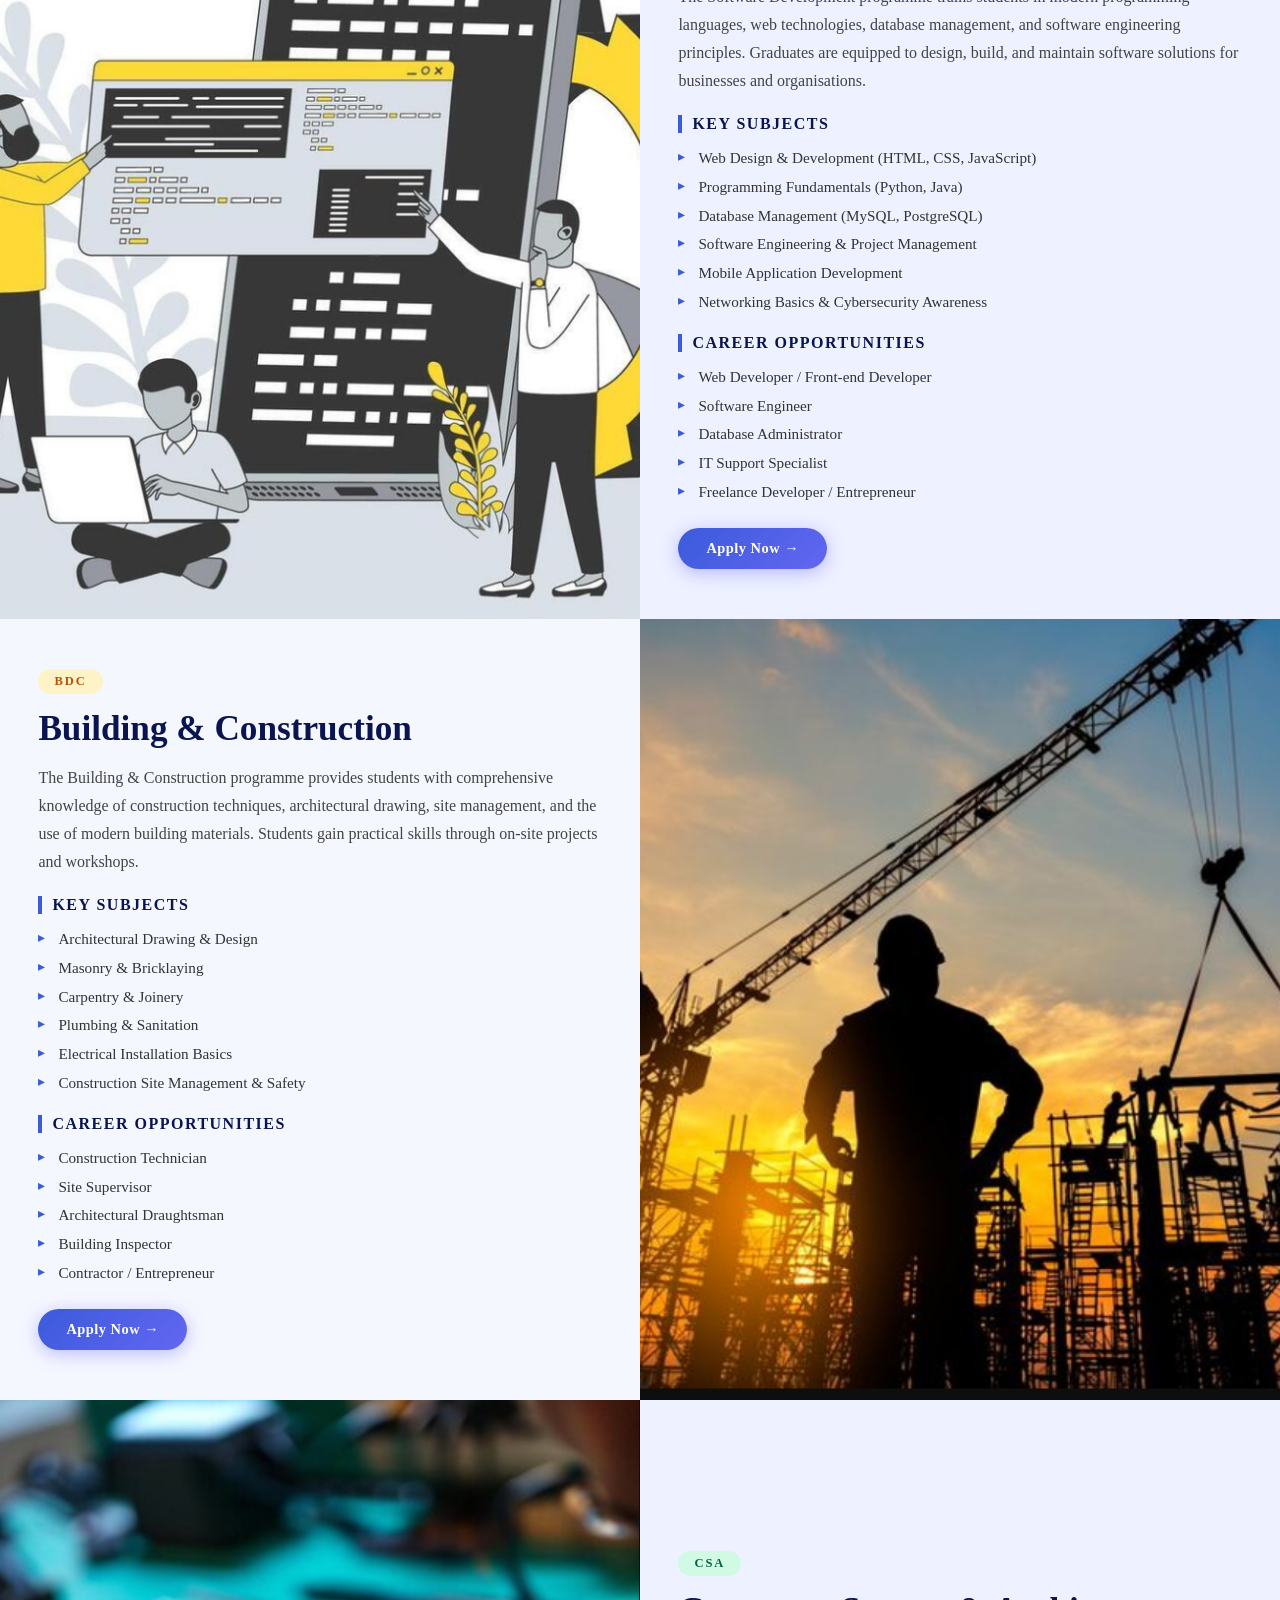
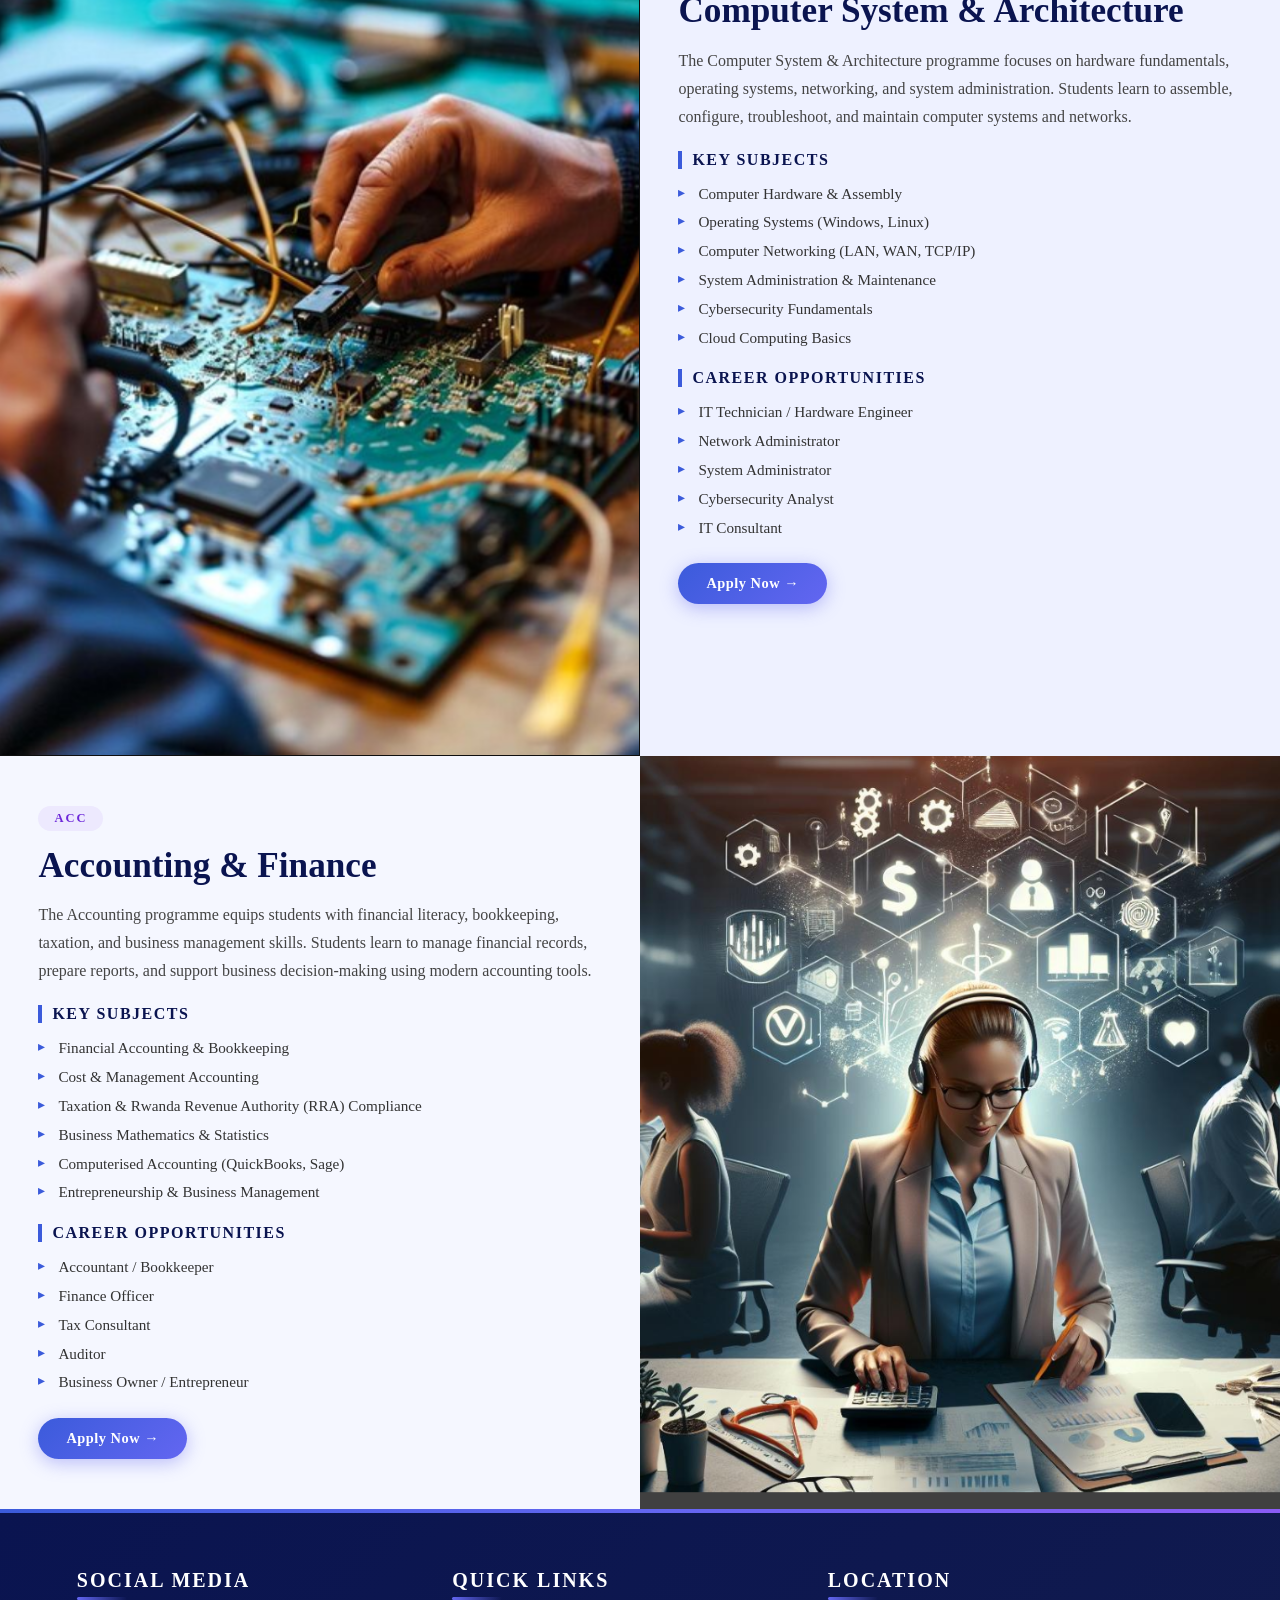
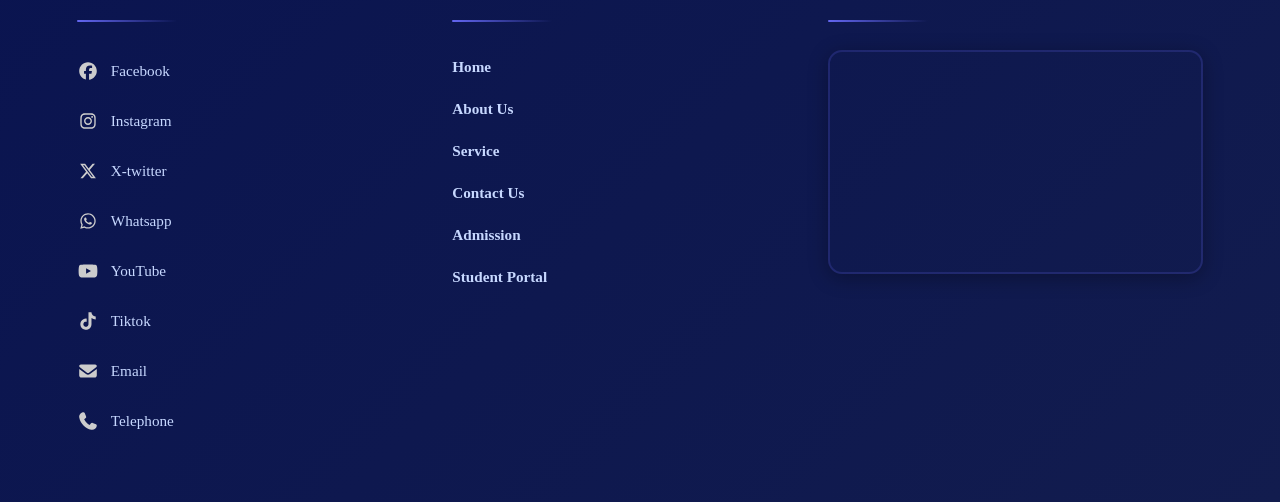
<file: Pages/Service.html>
<!DOCTYPE html>
<html lang="en">

<head>
    <meta charset="UTF-8">
    <meta name="viewport" content="width=device-width, initial-scale=1.0">
    <title>Services — Appec TSS</title>
    <!-- css link main -->
    <link rel="stylesheet" href="../Css/style.css">
    <!-- responsive css -->
    <link rel="stylesheet" href="../Css/responsive.css">
    <!-- service page css -->
    <link rel="stylesheet" href="../Css/service.css">
    <!-- website icon -->
    <link rel="shortcut icon" href="../Images/Logo/logo.png" type="image/x-icon">
</head>

<body id="body">

    <!-- offline warning (reused from main) -->
    <div id="offlineWarning" class="offlineWarning">
        <span class="warn_icon" id="warnIcon">📡</span>
        <div class="warn_content">
            <div class="warn_title" id="warnTitle">No Connection</div>
            <div class="warn_msg" id="warnMsg">You are currently offline. Some features may not work.</div>
        </div>
        <span class="status_dot"></span>
    </div>

    <header>
        <div class="overlay" id="overlay"></div>
        <nav class="navbar" id="navbar">
            
            <img src="../Images/Logo/logo.png" alt="Website Appec Logo">
            <ul>
                <li><a href="../index.html">Home</a></li>
                <li><a href="../Pages/About.html">About Us</a></li>
                <li><a href="../Pages/Service.html" class="active_nav">Service</a></li>
                <li><a href="../Pages/Contact.html">Contact</a></li>
                <li><a href="../Pages/student_portal.html">Student Portal</a></li>
            </ul>
            <div class="menu">≡</div>
        </nav>
    </header>

    <!-- ── PAGE HERO ── -->
    <section class="service_hero">
        <div class="service_hero_overlay"></div>
        <div class="service_hero_content">
            <h1>Our Services</h1>
            <p>Discover the trades and programmes offered at College Appec TSS Remera-Rukoma</p>
        </div>
    </section>

    <!-- ── INTRO ── -->
    <section class="service_intro">
        <h2>What We Offer</h2>
        <p>
            College Appec TSS Remera-Rukoma provides hands-on, industry-aligned technical and vocational education
            across four specialised trades. Our programmes are accredited by <strong>NESA</strong> and aligned with
            Rwanda's national skills development agenda, equipping students with practical competencies for the
            modern workforce.
        </p>
    </section>

    <!-- ── SERVICE CARDS GRID ── -->
    <section class="service_page_cards">
        <div class="cards">

            <!-- SWD -->
            <div class="card software">
                <img src="../Images/Web_images/swd.png" alt="Software Development">
                <div class="card_overlay">
                    <abbr title="Software Development"><h2>SWD</h2></abbr>
                    <p>Software Development</p>
                    <a href="#swd" class="more_info_btn">More Information</a>
                </div>
            </div>

            <!-- BDC -->
            <div class="card bulding">
                <img src="../Images/Web_images/bdc.png" alt="Building and Construction">
                <div class="card_overlay">
                    <abbr title="Building &amp; Construction"><h2>BDC</h2></abbr>
                    <p>Building &amp; Construction</p>
                    <a href="#bdc" class="more_info_btn">More Information</a>
                </div>
            </div>

            <!-- CSA -->
            <div class="card computer">
                <img src="../Images/Web_images/csa.png" alt="Computer System & Architecture">
                <div class="card_overlay">
                    <abbr title="Computer System &amp; Architecture"><h2>CSA</h2></abbr>
                    <p>Computer System &amp; Architecture</p>
                    <a href="#csa" class="more_info_btn">More Information</a>
                </div>
            </div>

            <!-- Accounting -->
            <div class="card accounting">
                <img src="../Images/Web_images/acc.png" alt="Accounting">
                <div class="card_overlay">
                    <abbr title="Accounting"><h2>Accounting</h2></abbr>
                    <p>Accounting &amp; Finance</p>
                    <a href="#accounting" class="more_info_btn">More Information</a>
                </div>
            </div>

        </div>
    </section>

    <!-- ══════════════════════════════════════════════════════
         DETAILED SECTIONS
    ══════════════════════════════════════════════════════ -->

    <!-- SWD -->
    <section class="trade_detail" id="swd">
        <div class="trade_image">
            <img src="../Images/Web_images/swd.png" alt="Software Development">
        </div>
        <div class="trade_info">
            <span class="trade_badge swd_badge">SWD</span>
            <h2>Software Development</h2>
            <p>
                The Software Development programme trains students in modern programming languages, web technologies,
                database management, and software engineering principles. Graduates are equipped to design, build,
                and maintain software solutions for businesses and organisations.
            </p>
            <h3>Key Subjects</h3>
            <ul>
                <li>Web Design &amp; Development (HTML, CSS, JavaScript)</li>
                <li>Programming Fundamentals (Python, Java)</li>
                <li>Database Management (MySQL, PostgreSQL)</li>
                <li>Software Engineering &amp; Project Management</li>
                <li>Mobile Application Development</li>
                <li>Networking Basics &amp; Cybersecurity Awareness</li>
            </ul>
            <h3>Career Opportunities</h3>
            <ul>
                <li>Web Developer / Front-end Developer</li>
                <li>Software Engineer</li>
                <li>Database Administrator</li>
                <li>IT Support Specialist</li>
                <li>Freelance Developer / Entrepreneur</li>
            </ul>
            <a href="../Pages/Contact.html" class="trade_apply_btn">Apply Now →</a>
        </div>
    </section>

    <!-- BDC -->
    <section class="trade_detail trade_detail_reverse" id="bdc">
        <div class="trade_image">
            <img src="../Images/Web_images/bdc.png" alt="Building and Construction">
        </div>
        <div class="trade_info">
            <span class="trade_badge bdc_badge">BDC</span>
            <h2>Building &amp; Construction</h2>
            <p>
                The Building &amp; Construction programme provides students with comprehensive knowledge of
                construction techniques, architectural drawing, site management, and the use of modern building
                materials. Students gain practical skills through on-site projects and workshops.
            </p>
            <h3>Key Subjects</h3>
            <ul>
                <li>Architectural Drawing &amp; Design</li>
                <li>Masonry &amp; Bricklaying</li>
                <li>Carpentry &amp; Joinery</li>
                <li>Plumbing &amp; Sanitation</li>
                <li>Electrical Installation Basics</li>
                <li>Construction Site Management &amp; Safety</li>
            </ul>
            <h3>Career Opportunities</h3>
            <ul>
                <li>Construction Technician</li>
                <li>Site Supervisor</li>
                <li>Architectural Draughtsman</li>
                <li>Building Inspector</li>
                <li>Contractor / Entrepreneur</li>
            </ul>
            <a href="../Pages/Contact.html" class="trade_apply_btn">Apply Now →</a>
        </div>
    </section>

    <!-- CSA -->
    <section class="trade_detail" id="csa">
        <div class="trade_image">
            <img src="../Images/Web_images/csa.png" alt="Computer System & Architecture">
        </div>
        <div class="trade_info">
            <span class="trade_badge csa_badge">CSA</span>
            <h2>Computer System &amp; Architecture</h2>
            <p>
                The Computer System &amp; Architecture programme focuses on hardware fundamentals, operating systems,
                networking, and system administration. Students learn to assemble, configure, troubleshoot, and
                maintain computer systems and networks.
            </p>
            <h3>Key Subjects</h3>
            <ul>
                <li>Computer Hardware &amp; Assembly</li>
                <li>Operating Systems (Windows, Linux)</li>
                <li>Computer Networking (LAN, WAN, TCP/IP)</li>
                <li>System Administration &amp; Maintenance</li>
                <li>Cybersecurity Fundamentals</li>
                <li>Cloud Computing Basics</li>
            </ul>
            <h3>Career Opportunities</h3>
            <ul>
                <li>IT Technician / Hardware Engineer</li>
                <li>Network Administrator</li>
                <li>System Administrator</li>
                <li>Cybersecurity Analyst</li>
                <li>IT Consultant</li>
            </ul>
            <a href="../Pages/Contact.html" class="trade_apply_btn">Apply Now →</a>
        </div>
    </section>

    <!-- Accounting -->
    <section class="trade_detail trade_detail_reverse" id="accounting">
        <div class="trade_image">
            <img src="../Images/Web_images/acc.png" alt="Accounting">
        </div>
        <div class="trade_info">
            <span class="trade_badge acc_badge">ACC</span>
            <h2>Accounting &amp; Finance</h2>
            <p>
                The Accounting programme equips students with financial literacy, bookkeeping, taxation, and
                business management skills. Students learn to manage financial records, prepare reports, and
                support business decision-making using modern accounting tools.
            </p>
            <h3>Key Subjects</h3>
            <ul>
                <li>Financial Accounting &amp; Bookkeeping</li>
                <li>Cost &amp; Management Accounting</li>
                <li>Taxation &amp; Rwanda Revenue Authority (RRA) Compliance</li>
                <li>Business Mathematics &amp; Statistics</li>
                <li>Computerised Accounting (QuickBooks, Sage)</li>
                <li>Entrepreneurship &amp; Business Management</li>
            </ul>
            <h3>Career Opportunities</h3>
            <ul>
                <li>Accountant / Bookkeeper</li>
                <li>Finance Officer</li>
                <li>Tax Consultant</li>
                <li>Auditor</li>
                <li>Business Owner / Entrepreneur</li>
            </ul>
            <a href="../Pages/Contact.html" class="trade_apply_btn">Apply Now →</a>
        </div>
    </section>

    <!-- ── FOOTER ── -->
    <div class="footer">
        <div class="social_media">
            <h3>Social Media</h3>
            <div class="line"></div>
            <p><img src="../Images/icons/facebook-brands-solid-full.svg" alt="Facebook">Facebook</p>
            <p><img src="../Images/icons/instagram-brands-solid-full.svg" alt="Instagram">Instagram</p>
            <p><img src="../Images/icons/x-twitter-brands-solid-full.svg" alt="X-twitter">X-twitter</p>
            <p><img src="../Images/icons/whatsapp-brands-solid-full.svg" alt="Whatsapp">Whatsapp</p>
            <p><img src="../Images/icons/youtube-brands-solid-full.svg" alt="YouTube">YouTube</p>
            <p><img src="../Images/icons/tiktok-brands-solid-full.svg" alt="Tiktok">Tiktok</p>
            <p><img src="../Images/icons/envelope-solid-full.svg" alt="Email">Email</p>
            <p><img src="../Images/icons/phone-solid-full.svg" alt="Tel">Telephone</p>
        </div>
        <div class="quick_links">
            <h3>Quick Links</h3>
            <div class="line"></div>
            <a href="../index.html">Home</a>
            <a href="../Pages/About.html">About Us</a>
            <a href="../Pages/Service.html">Service</a>
            <a href="../Pages/Contact.html">Contact Us</a>
            <a href="../Pages/About.html">Admission</a>
            <a href="../Pages/student_portal.html">Student Portal</a>
        </div>
        <div class="map">
            <h3>Location</h3>
            <div class="line"></div>
            <div class="map_container">
                   <iframe src="https://www.google.com/maps/embed?pb=!1m18!1m12!1m3!1d3987.515150115828!2d29.900403773849984!3d-1.9469059980354333!2m3!1f0!2f0!3f0!3m2!1i1024!2i768!4f13.1!3m3!1m2!1s0x19dcbbc05eef8543%3A0xa5be15c3fc175083!2sCollege%20APPEC%20remera%20rukoma!5e0!3m2!1sen!2srw!4v1771907225806!5m2!1sen!2srw" width="600" height="450" style="border:0;" allowfullscreen="" loading="lazy" referrerpolicy="no-referrer-when-downgrade"></iframe>
            </div>
        </div>
            </div>
        </div>
    </div>

    <a href="#" id="scroll"><button id="button_scroll">↑</button></a>

    <!-- menu bar javascript -->
    <script src="../Javascript/menu_bar.js"></script>
    <!-- main js -->
    <script src="../Javascript/index.js"></script>
    <!-- offline javascript -->
    <script src="../Javascript/offline.js"></script>
    <!-- hide box js -->
    <script src="../Javascript/hide_box.js"></script>

</body>

</html>
</file>
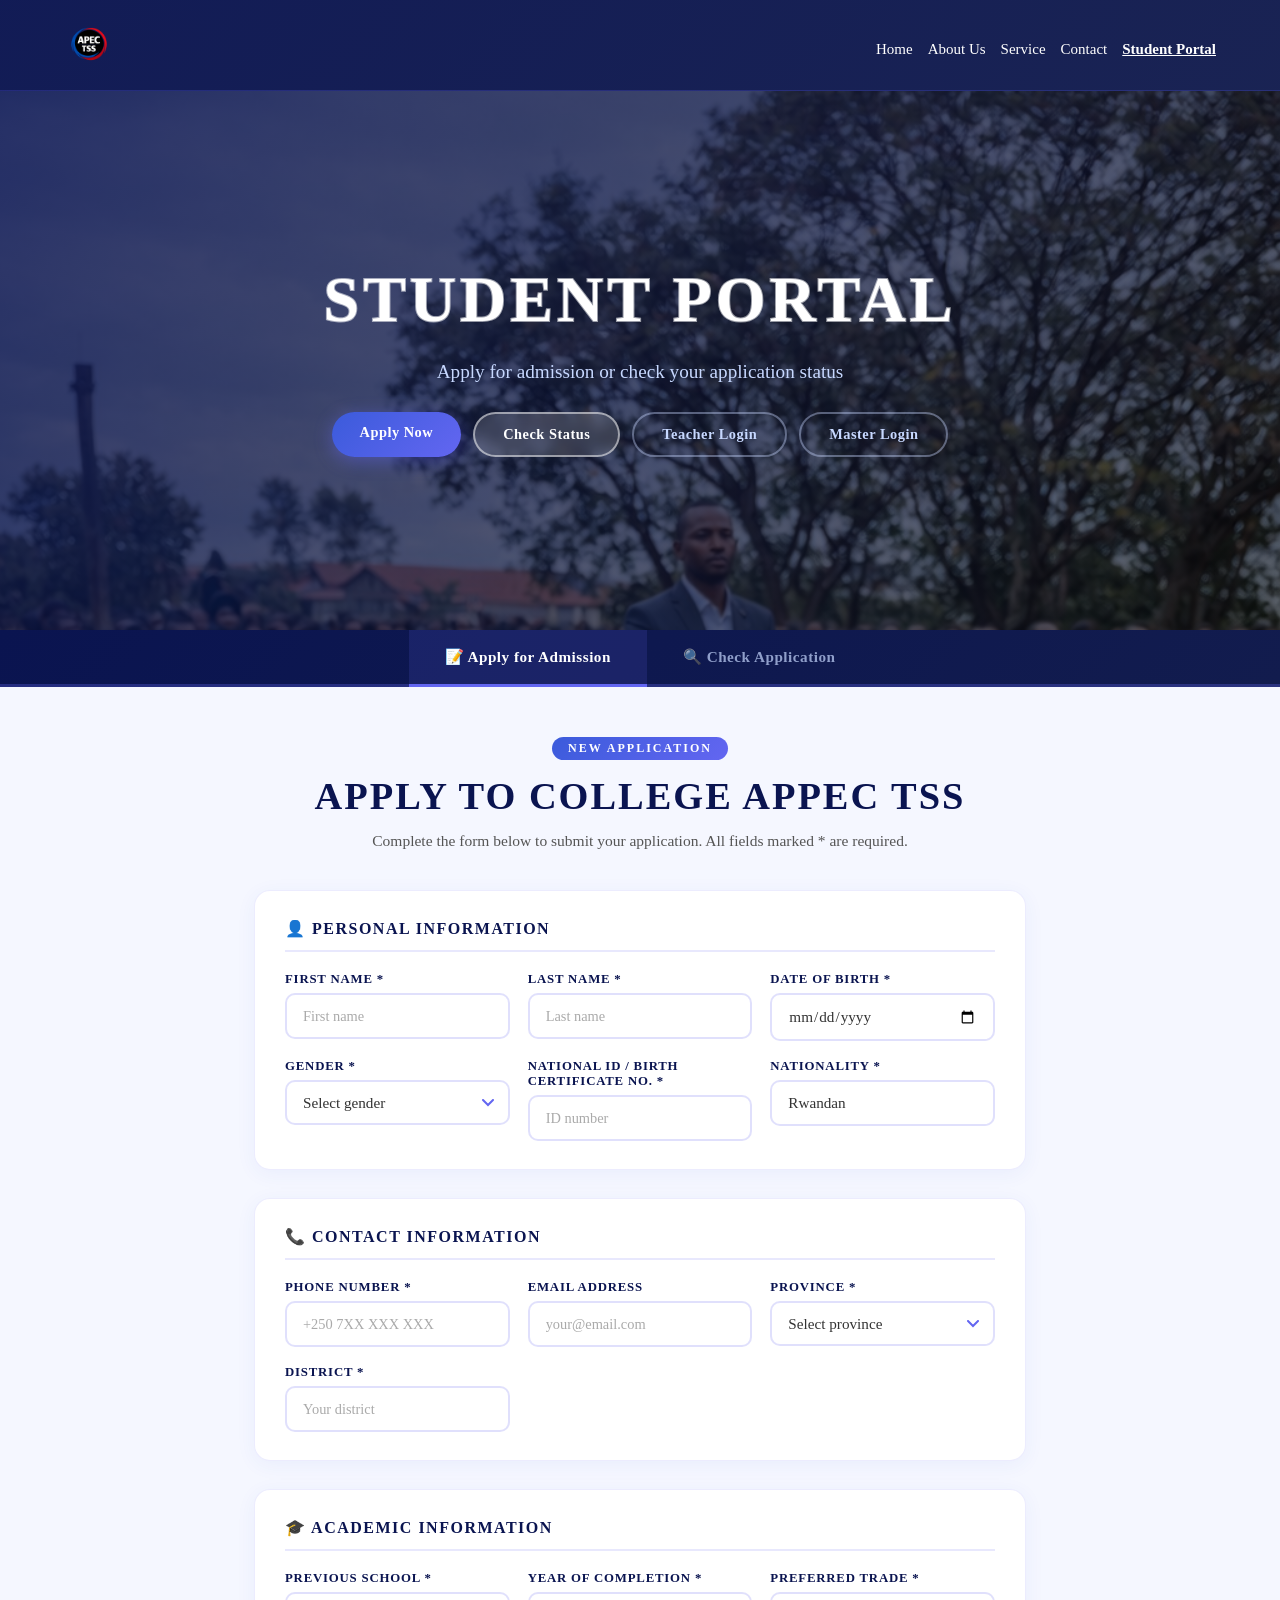
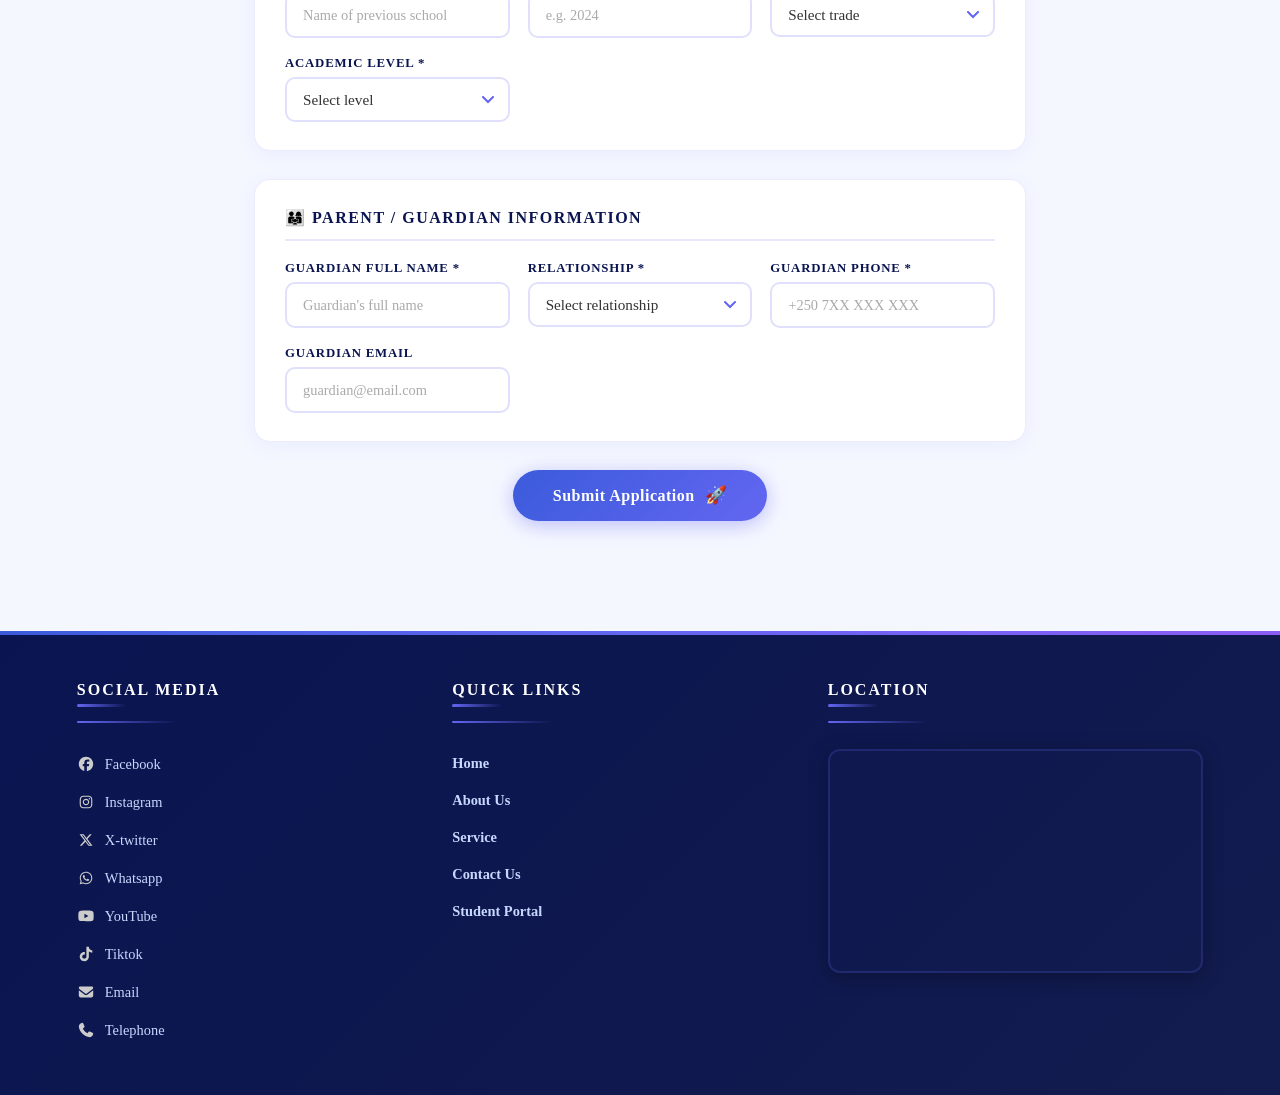
<file: Pages/student_portal.html>
<!DOCTYPE html>
<html lang="en">

<head>
    <meta charset="UTF-8">
    <meta name="viewport" content="width=device-width, initial-scale=1.0">
    <title>Student Portal — Appec TSS</title>
    <link rel="stylesheet" href="../Css/style.css">
    <link rel="stylesheet" href="../Css/responsive.css">
    <link rel="stylesheet" href="../Css/service.css">
    <link rel="stylesheet" href="../Css/portal.css">
    <link rel="shortcut icon" href="../Images/Logo/logo.png" type="image/x-icon">
</head>

<body id="body">

    <div id="offlineWarning" class="offlineWarning">
        <span class="warn_icon" id="warnIcon">📡</span>
        <div class="warn_content">
            <div class="warn_title" id="warnTitle">No Connection</div>
            <div class="warn_msg" id="warnMsg">You are currently offline.</div>
        </div>
        <span class="status_dot"></span>
    </div>

    <nav class="navbar" id="navbar">
        <img src="../Images/Logo/logo.png" alt="Website Appec Logo">
        <ul>
            <li><a href="../index.html">Home</a></li>
            <li><a href="../Pages/About.html">About Us</a></li>
            <li><a href="../Pages/Service.html">Service</a></li>
            <li><a href="../Pages/Contact.html">Contact</a></li>
            <li><a href="../Pages/student_portal.html" class="active_nav">Student Portal</a></li>
        </ul>
        <div class="menu">≡</div>
    </nav>

    <!-- ── HERO ── -->
    <section class="portal_hero">
        <div class="portal_hero_overlay"></div>
        <div class="portal_hero_content">
            <h1>Student Portal</h1>
            <p>Apply for admission or check your application status</p>
            <div class="portal_hero_btns">
                <a href="#apply" class="portal_hero_btn primary">Apply Now</a>
                <a href="#check" class="portal_hero_btn secondary">Check Status</a>
                <a href="teacher_login.html" class="portal_hero_btn outline">Teacher Login</a>
                <a href="master_login.html" class="portal_hero_btn outline">Master Login</a>
            </div>
        </div>
    </section>

    <!-- ── PORTAL TABS ── -->
    <section class="portal_tabs_section">
        <div class="portal_tabs">
            <button class="portal_tab active" data-tab="apply">📝 Apply for Admission</button>
            <button class="portal_tab" data-tab="check">🔍 Check Application</button>
        </div>

        <!-- ── APPLICATION FORM ── -->
        <div class="portal_panel active" id="tab_apply">
            <div class="portal_panel_inner" id="apply">
                <div class="portal_form_header animate-on-scroll animate-slide-up">
                    <span class="portal_tag">New Application</span>
                    <h2>Apply to College Appec TSS</h2>
                    <p>Complete the form below to submit your application. All fields marked * are required.</p>
                </div>

                <form class="portal_form" id="applyForm" onsubmit="submitApplication(event)">

                    <!-- Personal Info -->
                    <div class="portal_form_section animate-on-scroll animate-slide-up animate-delay-1">
                        <h3>👤 Personal Information</h3>
                        <div class="pf_grid">
                            <div class="pf_group">
                                <label>First Name *</label>
                                <input type="text" id="pf_fname" placeholder="First name" required>
                            </div>
                            <div class="pf_group">
                                <label>Last Name *</label>
                                <input type="text" id="pf_lname" placeholder="Last name" required>
                            </div>
                            <div class="pf_group">
                                <label>Date of Birth *</label>
                                <input type="date" id="pf_dob" required>
                            </div>
                            <div class="pf_group">
                                <label>Gender *</label>
                                <select id="pf_gender" required>
                                    <option value="" disabled selected>Select gender</option>
                                    <option>Male</option>
                                    <option>Female</option>
                                </select>
                            </div>
                            <div class="pf_group">
                                <label>National ID / Birth Certificate No. *</label>
                                <input type="text" id="pf_id" placeholder="ID number" required>
                            </div>
                            <div class="pf_group">
                                <label>Nationality *</label>
                                <input type="text" id="pf_nationality" placeholder="e.g. Rwandan" value="Rwandan" required>
                            </div>
                        </div>
                    </div>

                    <!-- Contact Info -->
                    <div class="portal_form_section animate-on-scroll animate-slide-up animate-delay-2">
                        <h3>📞 Contact Information</h3>
                        <div class="pf_grid">
                            <div class="pf_group">
                                <label>Phone Number *</label>
                                <input type="tel" id="pf_phone" placeholder="+250 7XX XXX XXX" required>
                            </div>
                            <div class="pf_group">
                                <label>Email Address</label>
                                <input type="email" id="pf_email" placeholder="your@email.com">
                            </div>
                            <div class="pf_group">
                                <label>Province *</label>
                                <select id="pf_province" required>
                                    <option value="" disabled selected>Select province</option>
                                    <option>Kigali City</option>
                                    <option>Southern Province</option>
                                    <option>Northern Province</option>
                                    <option>Eastern Province</option>
                                    <option>Western Province</option>
                                </select>
                            </div>
                            <div class="pf_group">
                                <label>District *</label>
                                <input type="text" id="pf_district" placeholder="Your district" required>
                            </div>
                        </div>
                    </div>

                    <!-- Academic Info -->
                    <div class="portal_form_section animate-on-scroll animate-slide-up animate-delay-3">
                        <h3>🎓 Academic Information</h3>
                        <div class="pf_grid">
                            <div class="pf_group">
                                <label>Previous School *</label>
                                <input type="text" id="pf_school" placeholder="Name of previous school" required>
                            </div>
                            <div class="pf_group">
                                <label>Year of Completion *</label>
                                <input type="number" id="pf_year" placeholder="e.g. 2024" min="2010" max="2030" required>
                            </div>
                            <div class="pf_group">
                                <label>Preferred Trade *</label>
                                <select id="pf_trade" required>
                                    <option value="" disabled selected>Select trade</option>
                                    <option value="SWD">Software Development (SWD)</option>
                                    <option value="BDC">Building & Construction (BDC)</option>
                                    <option value="CSA">Computer System & Architecture (CSA)</option>
                                    <option value="ACC">Accounting</option>
                                </select>
                            </div>
                            <div class="pf_group">
                                <label>Academic Level *</label>
                                <select id="pf_level" required>
                                    <option value="" disabled selected>Select level</option>
                                    <option>Senior 1 (S1)</option>
                                    <option>Senior 2 (S2)</option>
                                    <option>Senior 3 (S3)</option>
                                    <option>Senior 4 (S4)</option>
                                    <option>Senior 5 (S5)</option>
                                    <option>Senior 6 (S6)</option>
                                </select>
                            </div>
                        </div>
                    </div>

                    <!-- Parent/Guardian -->
                    <div class="portal_form_section animate-on-scroll animate-slide-up animate-delay-4">
                        <h3>👨‍👩‍👧 Parent / Guardian Information</h3>
                        <div class="pf_grid">
                            <div class="pf_group">
                                <label>Guardian Full Name *</label>
                                <input type="text" id="pf_guardian" placeholder="Guardian's full name" required>
                            </div>
                            <div class="pf_group">
                                <label>Relationship *</label>
                                <select id="pf_relation" required>
                                    <option value="" disabled selected>Select relationship</option>
                                    <option>Father</option>
                                    <option>Mother</option>
                                    <option>Uncle / Aunt</option>
                                    <option>Sibling</option>
                                    <option>Other</option>
                                </select>
                            </div>
                            <div class="pf_group">
                                <label>Guardian Phone *</label>
                                <input type="tel" id="pf_gphone" placeholder="+250 7XX XXX XXX" required>
                            </div>
                            <div class="pf_group">
                                <label>Guardian Email</label>
                                <input type="email" id="pf_gemail" placeholder="guardian@email.com">
                            </div>
                        </div>
                    </div>

                    <button type="submit" class="portal_submit_btn">
                        <span class="btn_text">Submit Application</span>
                        <span class="btn_icon">🚀</span>
                    </button>
                </form>
            </div>
        </div>

        <!-- ── CHECK STATUS ── -->
        <div class="portal_panel" id="tab_check">
            <div class="portal_panel_inner" id="check">
                <div class="portal_form_header animate-on-scroll animate-slide-up">
                    <span class="portal_tag">Check Status</span>
                    <h2>Check Your Application</h2>
                    <p>Enter your Application Reference Number or National ID to check your admission status.</p>
                </div>
                <form class="portal_form check_form" onsubmit="checkStatus(event)">
                    <div class="pf_group">
                        <label>Application Reference / National ID *</label>
                        <input type="text" id="check_ref" placeholder="e.g. APP-2025-0001 or your ID number" required>
                    </div>
                    <div class="pf_group">
                        <label>Date of Birth *</label>
                        <input type="date" id="check_dob" required>
                    </div>
                    <button type="submit" class="portal_submit_btn">
                        <span class="btn_text">Check Status</span>
                        <span class="btn_icon">🔍</span>
                    </button>
                </form>
                <div class="check_result" id="checkResult"></div>
            </div>
        </div>
    </section>

    <!-- ── CONFIRMATION CARD (slides in from above) ── -->
    <div class="confirm_overlay" id="confirmOverlay">
        <div class="confirm_card" id="confirmCard">
            <div class="confirm_icon">🎓</div>
            <h2>Application Submitted!</h2>
            <div class="confirm_ref" id="confirmRef">APP-2025-0001</div>
            <div class="confirm_student" id="confirmStudent">Dear Student,</div>
            <p class="confirm_msg">
                Your application to <strong>College Appec TSS Remera-Rukoma</strong> has been received successfully.
                Our admissions team will review your information and respond to you within
                <strong>7 business days</strong>. Please wait patiently.
            </p>
            <div class="confirm_details" id="confirmDetails"></div>
            <div class="confirm_note">
                📌 Save your reference number above. You will need it to check your application status.
            </div>
            <button class="confirm_close_btn" onclick="closeConfirm()">Close ✕</button>
        </div>
    </div>

    <!-- ── FOOTER ── -->
    <div class="footer">
        <div class="social_media">
            <h3>Social Media</h3>
            <div class="line"></div>
            <p><img src="../Images/icons/facebook-brands-solid-full.svg" alt="Facebook">Facebook</p>
            <p><img src="../Images/icons/instagram-brands-solid-full.svg" alt="Instagram">Instagram</p>
            <p><img src="../Images/icons/x-twitter-brands-solid-full.svg" alt="X-twitter">X-twitter</p>
            <p><img src="../Images/icons/whatsapp-brands-solid-full.svg" alt="Whatsapp">Whatsapp</p>
            <p><img src="../Images/icons/youtube-brands-solid-full.svg" alt="YouTube">YouTube</p>
            <p><img src="../Images/icons/tiktok-brands-solid-full.svg" alt="Tiktok">Tiktok</p>
            <p><img src="../Images/icons/envelope-solid-full.svg" alt="Email">Email</p>
            <p><img src="../Images/icons/phone-solid-full.svg" alt="Tel">Telephone</p>
        </div>
        <div class="quick_links">
            <h3>Quick Links</h3>
            <div class="line"></div>
            <a href="../index.html">Home</a>
            <a href="../Pages/About.html">About Us</a>
            <a href="../Pages/Service.html">Service</a>
            <a href="../Pages/Contact.html">Contact Us</a>
            <a href="../Pages/student_portal.html">Student Portal</a>
        </div>
        <div class="map">
            <h3>Location</h3>
            <div class="line"></div>
            <div class="map_container">
                  <iframe src="https://www.google.com/maps/embed?pb=!1m18!1m12!1m3!1d3987.515150115828!2d29.900403773849984!3d-1.9469059980354333!2m3!1f0!2f0!3f0!3m2!1i1024!2i768!4f13.1!3m3!1m2!1s0x19dcbbc05eef8543%3A0xa5be15c3fc175083!2sCollege%20APPEC%20remera%20rukoma!5e0!3m2!1sen!2srw!4v1771907225806!5m2!1sen!2srw" width="600" height="450" style="border:0;" allowfullscreen="" loading="lazy" referrerpolicy="no-referrer-when-downgrade"></iframe>
            </div>
        </div>
            </div>
        </div>
    </div>

    <a href="#" id="scroll"><button id="button_scroll">↑</button></a>

    <script src="../Javascript/menu_bar.js"></script>
    <script src="../Javascript/index.js"></script>
    <script src="../Javascript/offline.js"></script>
    <script src="../Javascript/hide_box.js"></script>
    <script>
        // === TAB SWITCHING ===
        var tabs = document.querySelectorAll('.portal_tab');
        tabs.forEach(function(tab) {
            tab.addEventListener('click', function() {
                // Remove active from all tabs and panels
                tabs.forEach(function(t) { t.classList.remove('active'); });
                document.querySelectorAll('.portal_panel').forEach(function(p) { p.classList.remove('active'); });
                
                // Activate clicked tab and corresponding panel
                tab.classList.add('active');
                document.getElementById('tab_' + tab.dataset.tab).classList.add('active');
            });
        });

        // === SUBMIT APPLICATION ===
        function submitApplication(e) {
            e.preventDefault();
            var btn = document.querySelector('#applyForm .portal_submit_btn');
            btn.disabled = true;
            btn.querySelector('.btn_text').textContent = 'Submitting…';

            var fname = document.getElementById('pf_fname').value;
            var lname = document.getElementById('pf_lname').value;
            var trade = document.getElementById('pf_trade').value;
            var level = document.getElementById('pf_level').value;
            var phone = document.getElementById('pf_phone').value;
            var ref = 'APP-' + new Date().getFullYear() + '-' + Math.floor(Math.random() * 9000 + 1000);

            setTimeout(function() {
                document.getElementById('confirmRef').textContent = ref;
                document.getElementById('confirmStudent').textContent = 'Dear ' + fname + ' ' + lname + ',';
                document.getElementById('confirmDetails').innerHTML =
                    '<div class="cd_row"><span>Trade Applied</span><strong>' + trade + '</strong></div>' +
                    '<div class="cd_row"><span>Level</span><strong>' + level + '</strong></div>' +
                    '<div class="cd_row"><span>Phone</span><strong>' + phone + '</strong></div>' +
                    '<div class="cd_row"><span>Status</span><strong class="status_pending">Pending Review</strong></div>';
                document.getElementById('confirmOverlay').classList.add('show');
                document.getElementById('confirmCard').classList.add('slide_in');
            }, 1400);
        }

        // === CLOSE CONFIRMATION ===
        function closeConfirm() {
            var card = document.getElementById('confirmCard');
            card.classList.add('slide_out');
            setTimeout(function() {
                document.getElementById('confirmOverlay').classList.remove('show');
                card.classList.remove('slide_in', 'slide_out');
            }, 500);
        }

        // === CHECK APPLICATION STATUS ===
        function checkStatus(e) {
            e.preventDefault();
            var ref = document.getElementById('check_ref').value;
            var result = document.getElementById('checkResult');
            result.innerHTML = '';
            result.classList.remove('show');

            setTimeout(function() {
                result.innerHTML = '<div class="check_card"><div class="check_status_icon">⏳</div>' +
                    '<h3>Application Found</h3><p>Reference: <strong>' + ref + '</strong></p>' +
                    '<p>Status: <span class="status_pending">Pending Review</span></p></div>';
                result.classList.add('show');
            }, 900);
        }

        // === SCROLL ANIMATIONS ===
        window.addEventListener('load', function() {
            // Animate hero content
            var heroContent = document.querySelector('.portal_hero_content');
            if (heroContent) {
                heroContent.style.opacity = '0';
                setTimeout(function() {
                    heroContent.style.opacity = '1';
                    heroContent.style.transition = 'opacity 0.8s ease';
                }, 100);
            }

            // Animate tabs
            var tabsSection = document.querySelector('.portal_tabs_section');
            if (tabsSection) {
                tabsSection.style.opacity = '0';
                setTimeout(function() {
                    tabsSection.style.opacity = '1';
                    tabsSection.style.transition = 'opacity 0.6s ease 0.3s';
                }, 300);
            }

            // Scroll animations for form sections
            var observer = new IntersectionObserver(function(entries) {
                entries.forEach(function(entry) {
                    if (entry.isIntersecting) {
                        entry.target.classList.add('is-visible');
                        observer.unobserve(entry.target);
                    }
                });
            }, { threshold: 0.15 });

            document.querySelectorAll('.animate-on-scroll').forEach(function(el) {
                observer.observe(el);
            });
        });
    </script>
</body>

</html>
</file>
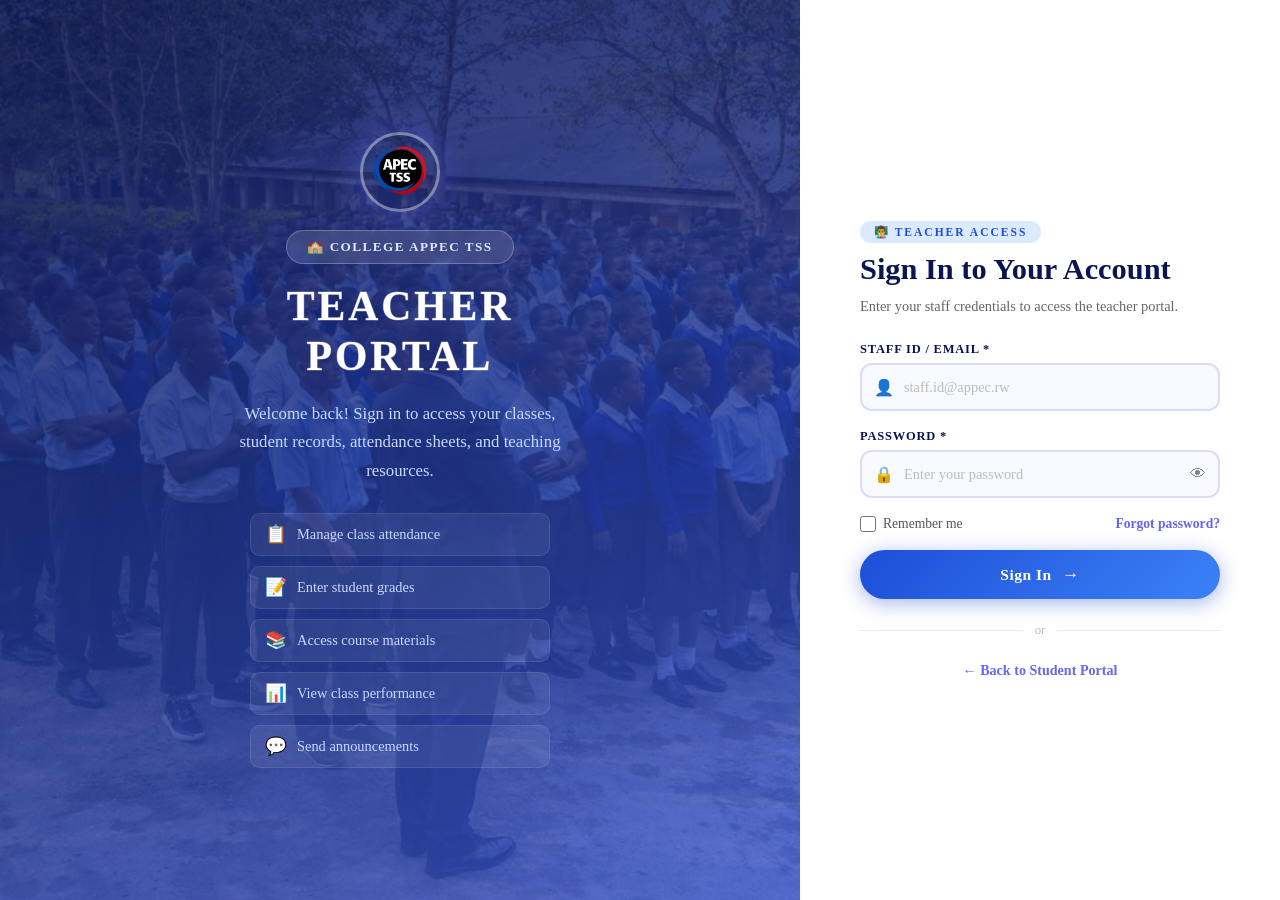
<file: Pages/teacher_login.html>
<!DOCTYPE html>
<html lang="en">

<head>
    <meta charset="UTF-8">
    <meta name="viewport" content="width=device-width, initial-scale=1.0">
    <title>Teacher Login — Appec TSS</title>
    <link rel="stylesheet" href="../Css/style.css">
    <link rel="stylesheet" href="../Css/service.css">
    <link rel="stylesheet" href="../Css/login.css">
    <link rel="shortcut icon" href="../Images/Logo/logo.png" type="image/x-icon">
    <style>
        
        body { padding-top: 0 !important; }
        .navbar { display: none !important; }
    </style>
</head>

<body id="body">

    <div id="offlineWarning" class="offlineWarning">
        <span class="warn_icon" id="warnIcon">📡</span>
        <div class="warn_content">
            <div class="warn_title" id="warnTitle">No Connection</div>
            <div class="warn_msg" id="warnMsg">You are currently offline.</div>
        </div>
        <span class="status_dot"></span>
    </div>

    <div class="login_page">

        <!-- ── Left Branding Panel ── -->
        <div class="login_left">
            <div class="login_left_overlay"></div>
            <div class="login_left_content">
                <img src="../Images/Logo/logo.png" alt="Appec TSS Logo" class="login_logo">
                <div class="login_badge">🏫 College Appec TSS</div>
                <h1>Teacher<br>Portal</h1>
                <p>Welcome back! Sign in to access your classes, student records, attendance sheets, and teaching resources.</p>
                <ul class="login_features">
                    <li><span class="feat_icon">📋</span> Manage class attendance</li>
                    <li><span class="feat_icon">📝</span> Enter student grades</li>
                    <li><span class="feat_icon">📚</span> Access course materials</li>
                    <li><span class="feat_icon">📊</span> View class performance</li>
                    <li><span class="feat_icon">💬</span> Send announcements</li>
                </ul>
            </div>
        </div>

        <!-- ── Right Form Panel ── -->
        <div class="login_right">

            <!-- LOGIN FORM -->
            <div class="login_form_wrap" id="loginFormWrap">
                <div class="login_form_header">
                    <span class="login_role_tag tag_teacher">👨‍🏫 Teacher Access</span>
                    <h2>Sign In to Your Account</h2>
                    <p>Enter your staff credentials to access the teacher portal.</p>
                </div>

                <div class="lf_msg error" id="loginError">
                    <span>⚠️</span>
                    <span id="loginErrorText">Invalid credentials. Please try again.</span>
                </div>

                <form class="login_form" id="teacherLoginForm" onsubmit="handleTeacherLogin(event)">

                    <div class="lf_group">
                        <label for="t_email">Staff ID / Email *</label>
                        <div class="lf_input_wrap">
                            <span class="lf_input_icon">👤</span>
                            <input type="text" id="t_email" placeholder="staff.id@appec.rw" required autocomplete="username">
                        </div>
                    </div>

                    <div class="lf_group">
                        <label for="t_password">Password *</label>
                        <div class="lf_input_wrap">
                            <span class="lf_input_icon">🔒</span>
                            <input type="password" id="t_password" placeholder="Enter your password" required autocomplete="current-password">
                            <button type="button" class="lf_toggle_pw" onclick="togglePw('t_password', this)" title="Show/hide password">👁</button>
                        </div>
                    </div>

                    <div class="lf_row">
                        <label class="lf_remember">
                            <input type="checkbox" id="t_remember">
                            Remember me
                        </label>
                        <a href="#" class="lf_forgot">Forgot password?</a>
                    </div>

                    <button type="submit" class="login_btn btn_teacher" id="teacherLoginBtn">
                        <span class="btn_text">Sign In</span>
                        <span class="btn_icon">→</span>
                    </button>
                </form>

                <div class="lf_divider">or</div>

                <div class="lf_back">
                    <a href="../Pages/student_portal.html">← Back to Student Portal</a>
                </div>
            </div>

            <!-- DASHBOARD (shown after login) -->
            <div class="login_dashboard" id="teacherDashboard">
                <div class="dash_welcome">
                    <div class="dash_icon">👨‍🏫</div>
                    <h3 id="dashTeacherName">Welcome, Teacher!</h3>
                    <p>Remera-Rukoma Campus · Academic Year 2025/26</p>
                </div>

                <div class="dash_cards">
                    <a href="#" class="dash_card">
                        <span class="dc_icon">📋</span>
                        <span class="dc_label">Attendance</span>
                        <span class="dc_count">3</span>
                    </a>
                    <a href="#" class="dash_card">
                        <span class="dc_icon">📝</span>
                        <span class="dc_label">Grades</span>
                        <span class="dc_count">12</span>
                    </a>
                    <a href="#" class="dash_card">
                        <span class="dc_icon">👥</span>
                        <span class="dc_label">Students</span>
                        <span class="dc_count">84</span>
                    </a>
                    <a href="#" class="dash_card">
                        <span class="dc_icon">📢</span>
                        <span class="dc_label">Notices</span>
                        <span class="dc_count">2</span>
                    </a>
                </div>

                <button class="dash_logout" onclick="handleLogout('teacher')">
                    🚪 Sign Out
                </button>
            </div>

        </div>
    </div>

    <script src="../Javascript/offline.js"></script>
    <script>
        // === PASSWORD TOGGLE ===
        function togglePw(inputId, btn) {
            var input = document.getElementById(inputId);
            if (input.type === 'password') {
                input.type = 'text';
                btn.textContent = '🙈';
            } else {
                input.type = 'password';
                btn.textContent = '👁';
            }
        }

        // === TEACHER LOGIN ===
        function handleTeacherLogin(e) {
            e.preventDefault();
            var btn = document.getElementById('teacherLoginBtn');
            var email = document.getElementById('t_email').value.trim();
            var password = document.getElementById('t_password').value;

            btn.disabled = true;
            btn.querySelector('.btn_text').textContent = 'Signing in…';

            setTimeout(function() {
                // Accept password "123"
                if (email && password === '123') {
                    var name = email.split('@')[0];
                    name = name.replace(/[._]/g, ' ');
                    name = name.replace(/\b\w/g, function(c) { return c.toUpperCase(); });
                    document.getElementById('dashTeacherName').textContent = 'Welcome, ' + name + '!';
                    document.getElementById('loginFormWrap').style.display = 'none';
                    document.getElementById('teacherDashboard').classList.add('show');
                } else {
                    document.getElementById('loginError').classList.add('show');
                    btn.disabled = false;
                    btn.querySelector('.btn_text').textContent = 'Sign In';
                }
            }, 1200);
        }

        // === LOGOUT ===
        function handleLogout(role) {
            document.getElementById('teacherDashboard').classList.remove('show');
            document.getElementById('loginFormWrap').style.display = '';
            document.getElementById('teacherLoginForm').reset();
            document.getElementById('teacherLoginBtn').disabled = false;
            document.getElementById('teacherLoginBtn').querySelector('.btn_text').textContent = 'Sign In';
        }
    </script>
</body>

</html>
</file>
<file: Css/style.css>
/* import font from files */
@font-face {
    font-family: 'ArchivoBlack-Regular';
    src: url(../Fonts/Archivo_Black/ArchivoBlack-Regular.ttf) format(ttf);
}

@font-face {
    font-family: 'ArchivoBlack-Regular';
    src: url(../Fonts/Bebas_Neue/BebasNeue-Regular.ttf) format(ttf);
}

@font-face {
    font-family: 'ArchivoBlack-Regular';
    src: url(../Fonts/Playfair_Display/PlayfairDisplay-Italic-VariableFont_wght.ttf) format(ttf);
    src: url(../Fonts/Playfair_Display/PlayfairDisplay-VariableFont_wght.ttf) format(ttf);
}

* {
    padding: 0;
    margin: 0;
    box-sizing: border-box
}

body,html{
    scroll-behavior: smooth;
}

body {
    animation: reveal 0.5s linear;
    
}

/* ── Welcome Section Animation ── */
.animate-slide-up {
    animation: slideUp 1s ease forwards;
}

@keyframes slideUp {
    from {
        opacity: 0;
        transform: translateY(40px);
    }
    to {
        opacity: 1;
        transform: translateY(0);
    }
}

/* ── Mobile Menu Button ── */
.menu {
    display: none;
    font-size: 32px;
    color: white;
    cursor: pointer;
    padding: 10px;
    z-index: 1001;
}

@media (max-width: 768px) {
    .menu {
        display: block;
    }
    
    .navbar ul {
        display: none;
        position: absolute;
        top: 100%;
        left: 0;
        right: 0;
        flex-direction: column;
        background: linear-gradient(135deg, #0a1450 0%, #121c4e 100%);
        padding: 20px;
        gap: 15px;
        text-align: center;
        box-shadow: 0 8px 20px rgba(0,0,0,0.3);
    }
    
    .navbar ul.show {
        display: flex;
    }
    
    .navbar ul li a {
        font-size: 18px;
        padding: 10px 0;
        border-bottom: 1px solid rgba(255,255,255,0.1);
    }
}

@keyframes reveal {
    from {
        opacity: 0;
        scale: 0.5;
    }

    to {
        opacity: 1;
        scale: 1;
    }
}


.navbar {
    display: flex;
    justify-content: space-between;
    padding: 20px 5%;
    /* backdrop-filter: blur(10px); */
    z-index: 1000;
    position: fixed;
    width: 100%;

}

.navbar img {
    height: 50px;
    width: 50px;
}

.navbar ul {
    list-style: none;
    display: flex;
    gap: 15px;
    margin-top: 20px;
}

.navbar ul li a {
    text-decoration: none;
    font-size: 15px;
    color: white;
    transition: 0.9s ease;


}

.navbar ul li a:hover {
    text-decoration: underline;
    font-size: 20px;

}

.hero {
    height: 100vh;
    width: 100%;
    overflow: hidden;
    position: relative;
}


.hero_slider {
    position: absolute;
    inset: 0;
    width: 100%;
    height: 100%;
}

.hero_slide {
    position: absolute;
    inset: 0;
    width: 100%;
    height: 100%;
    background-size: cover;
    background-position: center;
    opacity: 0;
    transition: opacity 1s ease;
}

.hero_slide.active {
    opacity: 1;
}

.hero_slide .slide_caption {
    position: absolute;
    bottom: 120px;
    left: 50%;
    transform: translateX(-50%);
    text-align: center;
    color: white;
    z-index: 10;
    opacity: 0;
    animation: fadeInUp 1s ease forwards;
    animation-delay: 0.5s;
}

.hero_slide.active .slide_caption {
    opacity: 1;
}

.slide_caption h2 {
    font-size: clamp(1.8rem, 5vw, 3.5rem);
    font-weight: 900;
    text-transform: uppercase;
    letter-spacing: 4px;
    margin-bottom: 10px;
    text-shadow: 2px 2px 10px rgba(0,0,0,0.7);
}

.slide_caption p {
    font-size: clamp(1rem, 2.5vw, 1.4rem);
    color: #e0e7ff;
    text-shadow: 1px 1px 8px rgba(0,0,0,0.7);
}

@keyframes fadeInUp {
    from {
        opacity: 0;
        transform: translateX(-50%) translateY(30px);
    }
    to {
        opacity: 1;
        transform: translateX(-50%) translateY(0);
    }
}

.hero_slide {
    position: absolute;
    inset: 0;
    width: 100%;
    height: 100%;
    background-size: cover;
    background-position: center;
    background-repeat: no-repeat;
    /* slide in from right, stretch effect */
    transform: translateX(100%) scaleX(1.08);
    opacity: 0;
    transition: transform 1.1s cubic-bezier(0.77, 0, 0.18, 1),
                opacity 0.6s ease;
    will-change: transform, opacity;
}

.hero_slide.active {
    transform: translateX(0) scaleX(1);
    opacity: 1;
    z-index: 1;
}

.hero_slide.exit {
    transform: translateX(-100%) scaleX(0.92);
    opacity: 0;
    z-index: 0;
    transition: transform 1.1s cubic-bezier(0.77, 0, 0.18, 1),
                opacity 0.6s ease;
}

/* Slider dots */
.hero_dots {
    position: absolute;
    bottom: 28px;
    left: 50%;
    transform: translateX(-50%);
    display: flex;
    gap: 10px;
    z-index: 10;
}

.hero_dot {
    width: 10px;
    height: 10px;
    border-radius: 50%;
    background: rgba(255,255,255,0.45);
    cursor: pointer;
    transition: background 0.3s ease, transform 0.3s ease;
    border: 2px solid rgba(255,255,255,0.6);
}

.hero_dot.active {
    background: #ffffff;
    transform: scale(1.35);
}

.hero .overlay {
    backdrop-filter: blur(10px);
    position: fixed;
    width: 100%;
    height: 100px;
    z-index: 1000;
    pointer-events: none;
    transition: 0.3s linear;
}

.hero .welcome {
    position: absolute;
    top: 50%;
    left: 20px;
    transform: translateY(50%);
    color: white;
    text-align: left;

}


.hero .welcome h1 {
    font-size: 70px;
    letter-spacing: 10;
    color: transparent;
    -webkit-text-stroke: 3px white;
    font-weight: bold;


}

.hero .welcome p {
    font-size: 30px;
}


@keyframes cardFadeInUp {
    0% {
        opacity: 0;
        transform: translateY(40px) scale(0.96);
    }
    60% {
        opacity: 1;
        transform: translateY(-6px) scale(1.01);
    }
    100% {
        opacity: 1;
        transform: translateY(0) scale(1);
    }
}

@keyframes cardFadeOut {
    0%   { opacity: 1; transform: translateY(0) scale(1); }
    100% { opacity: 0; transform: translateY(30px) scale(0.95); }
}

.card_message {
    position: fixed;
    bottom: 28px;
    right: 28px;
    width: 420px;
    max-width: calc(100vw - 40px);
    background: linear-gradient(135deg, #0f0f1a 0%, #1a1a2e 50%, #16213e 100%);
    color: #e8eaf6;
    padding: 28px 28px 22px;
    border-radius: 20px;
    z-index: 9999;
    border: 1px solid rgba(99, 102, 241, 0.35);
    box-shadow:
        0 0 0 1px rgba(99, 102, 241, 0.12),
        0 8px 32px rgba(0, 0, 0, 0.55),
        0 0 60px rgba(99, 102, 241, 0.12),
        inset 0 1px 0 rgba(255, 255, 255, 0.06);
    backdrop-filter: blur(20px);
    -webkit-backdrop-filter: blur(20px);
    animation: cardFadeInUp 0.65s cubic-bezier(0.22, 1, 0.36, 1) both;
    animation-delay: 0.8s;
    opacity: 0;
}

.card_message.hide {
    animation: cardFadeOut 0.4s cubic-bezier(0.4, 0, 1, 1) forwards;
    pointer-events: none;
}


.card_message::before {
    content: '';
    position: absolute;
    top: 0;
    left: 20px;
    right: 20px;
    height: 2px;
    background: linear-gradient(90deg, transparent, #6366f1, #a78bfa, #6366f1, transparent);
    border-radius: 0 0 4px 4px;
}

/* Cookie icon header */
.card_message .card_header {
    display: flex;
    align-items: center;
    gap: 10px;
    margin-bottom: 14px;
}

.card_message .card_header .cookie_icon {
    font-size: 26px;
    line-height: 1;
    filter: drop-shadow(0 0 8px rgba(167, 139, 250, 0.6));
}

.card_message .card_header h3 {
    font-size: 16px;
    font-weight: 700;
    color: #a78bfa;
    letter-spacing: 0.5px;
    text-transform: uppercase;
}

.card_message p {
    font-size: 14px;
    line-height: 1.7;
    color: #c7c9e8;
    margin-bottom: 20px;
}

.card_message p a {
    text-decoration: none;
    color: #818cf8;
    font-weight: 600;
    border-bottom: 1px solid rgba(129, 140, 248, 0.4);
    transition: color 0.3s ease, border-color 0.3s ease;
}

.card_message p a:hover {
    color: #a78bfa;
    border-bottom-color: #a78bfa;
}

.card_message .buttons {
    display: flex;
    gap: 12px;
    margin-top: 4px;
}

.card_message .buttons button {
    flex: 1;
    height: 44px;
    border: none;
    outline: none;
    border-radius: 12px;
    font-size: 14px;
    font-weight: 700;
    cursor: pointer;
    letter-spacing: 0.3px;
    transition: transform 0.2s ease, box-shadow 0.2s ease, filter 0.2s ease;
    position: relative;
    overflow: hidden;
}

/* Ripple shimmer on hover */
.card_message .buttons button::after {
    content: '';
    position: absolute;
    inset: 0;
    background: linear-gradient(120deg, transparent 30%, rgba(255,255,255,0.12) 50%, transparent 70%);
    transform: translateX(-100%);
    transition: transform 0.5s ease;
}

.card_message .buttons button:hover::after {
    transform: translateX(100%);
}

/* Agree button */
.card_message .buttons #agreeBtn {
    background: linear-gradient(135deg, #6366f1 0%, #8b5cf6 100%);
    color: #fff;
    box-shadow: 0 4px 15px rgba(99, 102, 241, 0.4);
}

.card_message .buttons #agreeBtn:hover {
    transform: translateY(-2px);
    box-shadow: 0 8px 25px rgba(99, 102, 241, 0.55);
    filter: brightness(1.1);
}

.card_message .buttons #agreeBtn:active {
    transform: translateY(0);
}

/* Ignore button */
.card_message .buttons #ignoreBtn {
    background: rgba(255, 255, 255, 0.06);
    color: #9ca3af;
    border: 1px solid rgba(255, 255, 255, 0.1);
}

.card_message .buttons #ignoreBtn:hover {
    background: rgba(255, 255, 255, 0.1);
    color: #e5e7eb;
    transform: translateY(-2px);
    border-color: rgba(255, 255, 255, 0.2);
}

.card_message .buttons #ignoreBtn:active {
    transform: translateY(0);
}

/* ============================================================
   OFFLINE WARNING — Modern Toast Notification
   ============================================================ */

@keyframes offlineSlideIn {
    0% {
        opacity: 0;
        transform: translateX(120%) scale(0.9);
    }
    65% {
        opacity: 1;
        transform: translateX(-8px) scale(1.02);
    }
    100% {
        opacity: 1;
        transform: translateX(0) scale(1);
    }
}

@keyframes offlineSlideOut {
    0%   { opacity: 1; transform: translateX(0) scale(1); }
    100% { opacity: 0; transform: translateX(120%) scale(0.9); }
}

@keyframes pulseDot {
    0%, 100% { opacity: 1; transform: scale(1); }
    50%       { opacity: 0.4; transform: scale(0.7); }
}

.offlineWarning {
    position: fixed;
    bottom: 28px;
    left: 28px;
    width: 340px;
    max-width: calc(100vw - 40px);
    padding: 16px 20px;
    border-radius: 16px;
    z-index: 10000;
    display: none;
    align-items: flex-start;
    gap: 14px;
    backdrop-filter: blur(20px);
    -webkit-backdrop-filter: blur(20px);
    border: 1px solid rgba(239, 68, 68, 0.3);
    box-shadow:
        0 0 0 1px rgba(239, 68, 68, 0.1),
        0 8px 32px rgba(0, 0, 0, 0.5),
        0 0 50px rgba(239, 68, 68, 0.1),
        inset 0 1px 0 rgba(255, 255, 255, 0.05);
}

/* Offline state */
.offlineWarning.offline {
    background: linear-gradient(135deg, #1a0a0a 0%, #2d1515 50%, #1f0f0f 100%);
    border-color: rgba(239, 68, 68, 0.4);
    box-shadow:
        0 0 0 1px rgba(239, 68, 68, 0.15),
        0 8px 32px rgba(0, 0, 0, 0.55),
        0 0 60px rgba(239, 68, 68, 0.15),
        inset 0 1px 0 rgba(255, 255, 255, 0.05);
}

/* Online state */
.offlineWarning.online {
    background: linear-gradient(135deg, #0a1a0a 0%, #0f2d15 50%, #0a1f0f 100%);
    border-color: rgba(34, 197, 94, 0.4);
    box-shadow:
        0 0 0 1px rgba(34, 197, 94, 0.15),
        0 8px 32px rgba(0, 0, 0, 0.55),
        0 0 60px rgba(34, 197, 94, 0.15),
        inset 0 1px 0 rgba(255, 255, 255, 0.05);
}

.offlineWarning.show {
    display: flex;
    animation: offlineSlideIn 0.55s cubic-bezier(0.22, 1, 0.36, 1) both;
}

.offlineWarning.hide {
    animation: offlineSlideOut 0.4s cubic-bezier(0.4, 0, 1, 1) forwards;
}

/* Status icon wrapper */
.offlineWarning .warn_icon {
    font-size: 24px;
    line-height: 1;
    flex-shrink: 0;
    margin-top: 2px;
}

/* Text content */
.offlineWarning .warn_content {
    flex: 1;
}

.offlineWarning .warn_title {
    font-size: 13px;
    font-weight: 800;
    text-transform: uppercase;
    letter-spacing: 1px;
    margin-bottom: 4px;
}

.offlineWarning.offline .warn_title { color: #fca5a5; }
.offlineWarning.online  .warn_title { color: #86efac; }

.offlineWarning .warn_msg {
    font-size: 13px;
    line-height: 1.5;
    color: #d1d5db;
}

/* Animated status dot */
.offlineWarning .status_dot {
    width: 10px;
    height: 10px;
    border-radius: 50%;
    flex-shrink: 0;
    margin-top: 6px;
}

.offlineWarning.offline .status_dot {
    background: #ef4444;
    box-shadow: 0 0 8px rgba(239, 68, 68, 0.8);
    animation: pulseDot 1.2s ease-in-out infinite;
}

.offlineWarning.online .status_dot {
    background: #22c55e;
    box-shadow: 0 0 8px rgba(34, 197, 94, 0.8);
    animation: pulseDot 2s ease-in-out infinite;
}

/* Top accent line */
.offlineWarning::before {
    content: '';
    position: absolute;
    top: 0;
    left: 16px;
    right: 16px;
    height: 2px;
    border-radius: 0 0 4px 4px;
}

.offlineWarning.offline::before {
    background: linear-gradient(90deg, transparent, #ef4444, #fca5a5, #ef4444, transparent);
}

.offlineWarning.online::before {
    background: linear-gradient(90deg, transparent, #22c55e, #86efac, #22c55e, transparent);
}


.about_us h1 {
    font-size: 40px;
    text-align: center;
    padding-bottom: 30px;
    padding-top: 30px;

}

.about_us {
    background-color: rgb(240, 240, 240);
    height: auto;
}


.about {

    width: 100%;
    background-color: rgb(240, 240, 240);
    padding: 50px 5%;
    display: grid;
    gap: 10px;
    align-content: center;
    grid-template-columns: repeat(auto-fit, minmax(300px, 1fr));
}


.about P {
    font-size: 25px;
    font-weight: 500;
    line-height: 1.5;

    font-family: 'Roboto', -apple-system, BlinkMacSystemFont, "Segoe UI", sans-serif;

}

.about img {
    width: 300px;
    max-width: 100%;
    height: 500px;
    border-radius: 10px;

}

.service {
    width: 100%;
    padding: 50px 5%;
    text-align: center;
}

.service .cards {
    display: grid;
    gap: 24px;
    grid-template-columns: repeat(auto-fit, minmax(260px, 1fr));
    justify-items: center;
    margin-top: 30px;
}

.head h1 {
    font-size: 2.2rem;
    margin-bottom: 10px;
}

.head .partners {
    margin-bottom: 10px;
}

.service div abbr {
    text-decoration: none;
}

/* ============================================================
   SERVICE CARDS — Cool Hover Effect
   ============================================================ */

.cards .card {
    position: relative;
    width: 100%;
    max-width: 340px;
    height: 380px;
    border-radius: 16px;
    overflow: hidden;
    cursor: pointer;
    box-shadow: 0 6px 20px rgba(0, 0, 0, 0.3);
    transition: transform 0.4s cubic-bezier(0.25, 0.8, 0.25, 1),
                box-shadow 0.4s cubic-bezier(0.25, 0.8, 0.25, 1);
}

.cards .card img {
    width: 100%;
    height: 100%;
    object-fit: cover;
    display: block;
    transition: transform 0.5s ease, filter 0.5s ease;
}

/* Overlay that slides up on hover */
.cards .card .card_overlay {
    position: absolute;
    bottom: 0;
    left: 0;
    right: 0;
    height: 100%;
    background: linear-gradient(
        to top,
        rgba(10, 20, 80, 0.95) 0%,
        rgba(10, 20, 80, 0.7) 40%,
        rgba(10, 20, 80, 0.1) 70%,
        transparent 100%
    );
    display: flex;
    flex-direction: column;
    justify-content: flex-end;
    align-items: center;
    padding: 24px 20px;
    gap: 8px;
    transform: translateY(60px);
    transition: transform 0.45s cubic-bezier(0.25, 0.8, 0.25, 1),
                background 0.45s ease;
}

.cards .card .card_overlay abbr {
    text-decoration: none;
}

.cards .card .card_overlay h2 {
    color: #ffffff;
    font-size: 2rem;
    font-weight: 900;
    letter-spacing: 3px;
    text-shadow: 0 2px 10px rgba(0, 0, 0, 0.6);
    font-family: 'Courier New', Courier, monospace;
    transform: translateY(0);
    transition: transform 0.4s ease;
}

.cards .card .card_overlay p {
    color: #c7d8ff;
    font-size: 0.95rem;
    font-weight: 500;
    letter-spacing: 1px;
    text-transform: uppercase;
    opacity: 0;
    transform: translateY(15px);
    transition: opacity 0.4s ease 0.05s, transform 0.4s ease 0.05s;
}

/* More Information button */
.more_info_btn {
    display: inline-block;
    margin-top: 6px;
    padding: 10px 22px;
    background: linear-gradient(135deg, #3b5bdb 0%, #6366f1 100%);
    color: #ffffff;
    text-decoration: none;
    border-radius: 30px;
    font-size: 0.82rem;
    font-weight: 700;
    letter-spacing: 0.8px;
    text-transform: uppercase;
    opacity: 0;
    transform: translateY(20px);
    transition: opacity 0.4s ease 0.1s,
                transform 0.4s ease 0.1s,
                background 0.3s ease,
                box-shadow 0.3s ease;
    box-shadow: 0 4px 15px rgba(99, 102, 241, 0.4);
    white-space: nowrap;
}

.more_info_btn:hover {
    background: linear-gradient(135deg, #2f4ac7 0%, #4f52d4 100%);
    box-shadow: 0 6px 22px rgba(99, 102, 241, 0.65);
    transform: translateY(18px) scale(1.04);
}

/* Hover state — card lifts, image zooms, overlay slides up */
.cards .card:hover {
    transform: translateY(-8px) scale(1.02);
    box-shadow: 0 20px 50px rgba(0, 0, 0, 0.5),
                0 0 0 2px rgba(99, 102, 241, 0.4);
}

.cards .card:hover img {
    transform: scale(1.1);
    filter: brightness(0.75) saturate(1.2);
}

.cards .card:hover .card_overlay {
    transform: translateY(0);
    background: linear-gradient(
        to top,
        rgba(10, 20, 80, 0.97) 0%,
        rgba(10, 20, 80, 0.8) 50%,
        rgba(10, 20, 80, 0.3) 80%,
        transparent 100%
    );
}

.cards .card:hover .card_overlay p {
    opacity: 1;
    transform: translateY(0);
}

.cards .card:hover .more_info_btn {
    opacity: 1;
    transform: translateY(0);
}

/* Glowing top border on hover */
.cards .card::before {
    content: '';
    position: absolute;
    top: 0;
    left: 0;
    right: 0;
    height: 3px;
    background: linear-gradient(90deg, #3b5bdb, #6366f1, #a78bfa, #6366f1, #3b5bdb);
    opacity: 0;
    transition: opacity 0.4s ease;
    z-index: 2;
}

.cards .card:hover::before {
    opacity: 1;
}

/* Individual card accent colours */
.card.software .card_overlay { --accent: #3b82f6; }
.card.bulding   .card_overlay { --accent: #f59e0b; }
.card.computer  .card_overlay { --accent: #10b981; }
.card.accounting .card_overlay { --accent: #8b5cf6; }


.school_number {
    background-color: rgb(18, 28, 78);
    color: white;
    padding: 20px 5%;

}

.school_number .numbers {
    display: grid;
    grid-template-columns: repeat(auto-fit, minmax(300px, 1fr));
    gap: 2px;

}

.school_number span {
    text-align: center;
}

.tittle {
    font-family: 'Poppins-Bold', sans-serif;
    font-weight: 700;
}

.subtittle {
    font-size: 42px;
    font-weight: 700;
    margin-bottom: 24px;
    line-height: 1.2;
    font-family: 'Poppins-Bold', sans-serif;
}

.school_number .numbers span {
    font-size: 14px;
    font-weight: bold;
    text-transform: uppercase;
    letter-spacing: 1.5px;
    margin-bottom: 9px;
    font-size: 48px;
    margin-bottom: 0px;
    font-family: 'Poppins-Bold', sans-serif;
}

.school_number span p {
    font-size: 16px;
    color: #e0e7ff;
    line-height: 1.75;
    margin-top: 0;
    margin-bottom: 1rem;
    font-family: 'Franklin Gothic Medium', 'Arial Narrow', Arial, sans-serif;
}

.partners {
    padding: 30px 5%;
}

.partners h1 {
    margin-top: 20px;
    margin-bottom: 20px;
    text-transform: uppercase;
    font-weight: 700;
    font-family: "Montserrat", -apple-system, BlinkMacSystemFont, "Segoe UI",
        Roboto, "Helvetica Neue", Arial, sans-serif, "Apple Color Emoji",
        "Segoe UI Emoji", "Segoe UI Symbol", "Noto Color Emoji";
    font-size: 2rem;
    line-height: 1.2;
    text-align: center;


}

.partners p {
    color: #3b3b3b;
    line-height: 1.74;
    margin-bottom: 20px;
    max-width: 600px;
    margin: 0 auto 50px;
}

.partners_image {
    display: grid;
    grid-template-columns: repeat(auto-fit, minmax(300px, 1fr));
    padding: 20px 5%;
    gap: 30px;
}

.partners .partners_image img {
    max-width: 100%;

    height: 73px;
    transition: all 0.3s ease;
}



.partners .partners_image img:hover {
    scale: 1.25;
    filter: brightness(1.05);
}

/* ── Footer ── */
.footer {
    display: grid;
    grid-template-columns: repeat(auto-fit, minmax(260px, 1fr));
    gap: 0;
    color: white;
    padding: 60px 6%;
    background: linear-gradient(135deg, #0a1450 0%, #121c4e 100%);
    position: relative;
    overflow: hidden;
}

.footer::before {
    content: '';
    position: absolute;
    top: 0;
    left: 0;
    right: 0;
    height: 4px;
    background: linear-gradient(90deg, #3b5bdb, #6366f1, #8b5cf6, #6366f1, #3b5bdb);
    background-size: 200% 100%;
    animation: shimmer 4s linear infinite;
}

@keyframes shimmer {
    0% { background-position: 0% 50%; }
    100% { background-position: 200% 50%; }
}

.footer h3 {
    font-weight: 800;
    font-size: 1.25rem;
    text-transform: uppercase;
    letter-spacing: 2px;
    margin-bottom: 20px;
    position: relative;
    display: inline-block;
}

.footer h3::after {
    content: '';
    position: absolute;
    bottom: -8px;
    left: 0;
    width: 50px;
    height: 3px;
    background: linear-gradient(90deg, #6366f1, transparent);
    border-radius: 2px;
}

.footer .line {
    height: 2px;
    background: linear-gradient(90deg, #6366f1, transparent);
    margin-bottom: 20px;
    border-radius: 2px;
}

.footer .social_media p,
.footer .quick_links a {
    display: flex;
    align-items: center;
    gap: 12px;
    font-size: 0.95rem;
    color: #c7d8ff;
    text-decoration: none;
    padding: 10px 0;
    transition: all 0.3s ease;
    border-radius: 8px;
}

.footer .social_media p:hover,
.footer .quick_links a:hover {
    color: #fff;
    transform: translateX(8px);
    background: rgba(99, 102, 241, 0.1);
    padding-left: 8px;
}

.footer .social_media img {
    height: 22px;
    width: 22px;
    filter: invert(1) brightness(0.8);
    transition: transform 0.3s ease;
}

.footer .social_media p:hover img {
    transform: scale(1.15);
    filter: invert(1) brightness(1);
}

.footer .quick_links,
.footer .social_media,
.footer .map {
    display: flex;
    flex-direction: column;
    gap: 8px;
}

.footer .quick_links a {
    text-decoration: none;
    color: #c7d8ff;
    font-weight: 600;
    padding: 8px 0;
}

.footer .map_container {
    border-radius: 14px;
    overflow: hidden;
    border: 2px solid rgba(99, 102, 241, 0.2);
    box-shadow: 0 4px 20px rgba(0, 0, 0, 0.3);
}

.footer .map_container iframe {
    height: 220px;
    width: 100%;
    border: none;
    display: block;
    transition: transform 0.3s ease;
}

.line{
    background-color: rgb(0, 179, 255);
   width: 100px;
    height: 5px;
    margin-bottom: 30px;
    border-radius: 10px;
    transition: 0.5s linear;
}
/* ── Scroll to Top Button ── */
#scroll {
    position: fixed;
    bottom: 30px;
    right: 30px;
    z-index: 1000;
    display: none;
    animation: floatIn 0.4s ease;
}

#scroll.show {
    display: block;
}

@keyframes floatIn {
    from {
        opacity: 0;
        transform: translateY(20px);
    }
    to {
        opacity: 1;
        transform: translateY(0);
    }
}

#button_scroll {
    display: flex;
    align-items: center;
    justify-content: center;
    font-size: 28px;
    font-weight: 800;
    border-radius: 50%;
    height: 56px;
    width: 56px;
    background: linear-gradient(135deg, #3b5bdb 0%, #6366f1 100%);
    color: white;
    border: none;
    cursor: pointer;
    box-shadow: 0 4px 20px rgba(99, 102, 241, 0.45);
    transition: all 0.3s cubic-bezier(0.25, 0.46, 0.45, 0.94);
}

#button_scroll:hover {
    transform: translateY(-5px) scale(1.08);
    box-shadow: 0 10px 35px rgba(99, 102, 241, 0.6);
    background: linear-gradient(135deg, #4b6cf7 0%, #7477f3 100%);
}

#button_scroll:active {
    transform: translateY(-2px) scale(1.02);
}
</file>
<file: Css/responsive.css>
@media (max-width: 771px) {

    .partners_image,
    .footer,
    .about_us,
    .about {
        display: flex;
        justify-content: center;
        align-items: center;
        flex-direction: column;
        text-align: center;
    }


    .service .cards {
        grid-template-columns: 1fr;
        justify-items: center;
    }

    .cards .card {
        width: 90vw;
        max-width: 400px;
        height: 320px;
    }

  
    .cards .card .card_overlay {
        transform: translateY(0);
        background: linear-gradient(
            to top,
            rgba(10, 20, 80, 0.95) 0%,
            rgba(10, 20, 80, 0.6) 50%,
            transparent 100%
        );
    }

    .cards .card .card_overlay p {
        opacity: 1;
        transform: translateY(0);
    }

    .more_info_btn {
        opacity: 1;
        transform: translateY(0);
    }

    .more_info_btn:hover {
        transform: scale(1.04);
    }
}

@media (max-width: 480px) {
    .cards .card {
        height: 280px;
    }

    .cards .card .card_overlay h2 {
        font-size: 1.5rem;
    }

    .more_info_btn {
        font-size: 0.75rem;
        padding: 8px 18px;
    }
}
</file>
<file: Css/service.css>
/* ── Navbar on service page — always visible at top ── */
.navbar {
    background: linear-gradient(135deg, rgba(10, 20, 80, 0.97) 0%, rgba(18, 28, 78, 0.97) 100%);
    backdrop-filter: blur(12px);
    -webkit-backdrop-filter: blur(12px);
    border-bottom: 1px solid rgba(99, 102, 241, 0.25);
    position: fixed;
    top: 0;
    left: 0;
    width: 100%;
    z-index: 1000;
}

/* Push page content below the fixed navbar */
body {
    padding-top: 90px;
}


.active_nav {
    text-decoration: underline !important;
    font-weight: 700;
}

.service_hero {
    position: relative;
    height: 55vh;
    min-height: 320px;
    background-image: url('../Images/Web_images/Master Image.png');
    background-size: cover;
    background-position: center;
    display: flex;
    align-items: center;
    justify-content: center;
    text-align: center;
}

.service_hero_overlay {
    position: absolute;
    top: 0;
    inset: 0;
    background: linear-gradient(135deg, rgba(10, 20, 80, 0.75) 0%, rgba(0, 0, 0, 0.55) 100%);
}

.service_hero_content {
    position: relative;
    z-index: 1;
    color: #ffffff;
    padding: 0 20px;
}

.service_hero_content h1 {
    font-size: clamp(2rem, 6vw, 4rem);
    font-weight: 900;
    letter-spacing: 4px;
    text-transform: uppercase;
    -webkit-text-stroke: 2px rgba(255, 255, 255, 0.6);
    margin-bottom: 14px;
}

.service_hero_content p {
    font-size: clamp(0.95rem, 2.5vw, 1.25rem);
    color: #c7d8ff;
    max-width: 600px;
    margin: 0 auto;
    line-height: 1.6;
}

.service_intro {
    padding: 60px 8%;
    text-align: center;
    background-color: #f5f7ff;
}

.service_intro h2 {
    font-size: clamp(1.6rem, 4vw, 2.4rem);
    font-weight: 800;
    color: #0a1450;
    margin-bottom: 18px;
    text-transform: uppercase;
    letter-spacing: 2px;
}

.service_intro p {
    font-size: 1.05rem;
    line-height: 1.8;
    color: #3b3b3b;
    max-width: 780px;
    margin: 0 auto;
}


.service_page_cards {
    padding: 50px 5%;
    background-color: #ffffff;
}

.service_page_cards .cards {
    display: grid;
    gap: 24px;
    grid-template-columns: repeat(auto-fit, minmax(260px, 1fr));
    justify-items: center;
}


.trade_detail {
    display: grid;
    grid-template-columns: 1fr 1fr;
    gap: 0;
    min-height: 520px;
    overflow: hidden;
}

.trade_detail_reverse {
    direction: rtl;
}

.trade_detail_reverse > * {
    direction: ltr;
}

.trade_detail .trade_image {
    overflow: hidden;
    position: relative;
}

.trade_detail .trade_image img {
    width: 100%;
    height: 100%;
    object-fit: cover;
    display: block;
    transition: transform 0.6s ease;
}

.trade_detail:hover .trade_image img {
    transform: scale(1.05);
}

.trade_detail .trade_info {
    padding: 50px 6%;
    background-color: #f5f7ff;
    display: flex;
    flex-direction: column;
    justify-content: center;
    gap: 14px;
}

/* Alternating background */
.trade_detail:nth-child(even) .trade_info {
    background-color: #eef1ff;
}

/* Trade badge */
.trade_badge {
    display: inline-block;
    padding: 5px 16px;
    border-radius: 30px;
    font-size: 0.78rem;
    font-weight: 800;
    letter-spacing: 2px;
    text-transform: uppercase;
    width: fit-content;
}

.swd_badge  { background: #dbeafe; color: #1d4ed8; }
.bdc_badge  { background: #fef3c7; color: #b45309; }
.csa_badge  { background: #d1fae5; color: #065f46; }
.acc_badge  { background: #ede9fe; color: #6d28d9; }

.trade_info h2 {
    font-size: clamp(1.5rem, 3.5vw, 2.2rem);
    font-weight: 900;
    color: #0a1450;
    line-height: 1.2;
}

.trade_info > p {
    font-size: 1rem;
    line-height: 1.75;
    color: #444;
}

.trade_info h3 {
    font-size: 1rem;
    font-weight: 800;
    text-transform: uppercase;
    letter-spacing: 1.5px;
    color: #0a1450;
    margin-top: 6px;
    border-left: 4px solid #3b5bdb;
    padding-left: 10px;
}

.trade_info ul {
    list-style: none;
    padding: 0;
    display: flex;
    flex-direction: column;
    gap: 6px;
}

.trade_info ul li {
    font-size: 0.95rem;
    color: #333;
    padding-left: 20px;
    position: relative;
    line-height: 1.5;
}

.trade_info ul li::before {
    content: '▸';
    position: absolute;
    left: 0;
    color: #3b5bdb;
    font-size: 0.85rem;
}

/* Apply button */
.trade_apply_btn {
    display: inline-block;
    margin-top: 10px;
    padding: 12px 28px;
    background: linear-gradient(135deg, #3b5bdb 0%, #6366f1 100%);
    color: #ffffff;
    text-decoration: none;
    border-radius: 30px;
    font-size: 0.9rem;
    font-weight: 700;
    letter-spacing: 0.5px;
    width: fit-content;
    transition: transform 0.25s ease, box-shadow 0.25s ease, filter 0.25s ease;
    box-shadow: 0 4px 18px rgba(99, 102, 241, 0.4);
}

.trade_apply_btn:hover {
    transform: translateY(-3px);
    box-shadow: 0 8px 28px rgba(99, 102, 241, 0.6);
    filter: brightness(1.1);
}

/* ── Responsive ── */
@media (max-width: 900px) {
    .trade_detail,
    .trade_detail_reverse {
        grid-template-columns: 1fr;
        direction: ltr;
    }

    .trade_detail .trade_image {
        height: 280px;
    }

    .trade_detail .trade_info {
        padding: 36px 6%;
    }
}

@media (max-width: 600px) {
    .service_hero {
        height: 45vh;
    }

    .service_intro {
        padding: 40px 6%;
    }

    .service_page_cards {
        padding: 30px 4%;
    }

    .service_page_cards .cards {
        grid-template-columns: 1fr;
    }

    .trade_detail .trade_image {
        height: 220px;
    }

    .trade_info h2 {
        font-size: 1.4rem;
    }
}
</file>
<file: Css/about_page.css>
/* ============================================================
   ABOUT PAGE — Styles & Animations
   ============================================================ */

/* ── Shared section tag ── */
.section_tag {
    display: inline-block;
    padding: 4px 14px;
    background: linear-gradient(135deg, #3b5bdb, #6366f1);
    color: #fff;
    border-radius: 30px;
    font-size: 0.75rem;
    font-weight: 700;
    letter-spacing: 2px;
    text-transform: uppercase;
    margin-bottom: 12px;
}

/* ── Scroll-triggered animation base states ── */
.animate_up   { opacity: 0; transform: translateY(50px);  transition: opacity 0.7s ease var(--delay, 0s), transform 0.7s ease var(--delay, 0s); }
.animate_left { opacity: 0; transform: translateX(-60px); transition: opacity 0.7s ease var(--delay, 0s), transform 0.7s ease var(--delay, 0s); }
.animate_right{ opacity: 0; transform: translateX(60px);  transition: opacity 0.7s ease var(--delay, 0s), transform 0.7s ease var(--delay, 0s); }

.animate_up.in_view,
.animate_left.in_view,
.animate_right.in_view {
    opacity: 1;
    transform: translate(0);
}

/* ── Hero ── */
.about_hero {
    position: relative;
    height: 60vh;
    min-height: 340px;
    background-image: url('../Images/Web_images/College_appec.png');
    background-size: cover;
    background-position: center;
    display: flex;
    align-items: center;
    justify-content: center;
    text-align: center;
}

.about_hero_overlay {
    position: absolute;
    inset: 0;
    background: linear-gradient(135deg, rgba(10,20,80,0.82) 0%, rgba(0,0,0,0.5) 100%);
}

.about_hero_content {
    position: relative;
    z-index: 1;
    color: #fff;
    padding: 0 20px;
}

.about_tag {
    display: inline-block;
    padding: 5px 16px;
    border: 2px solid rgba(255,255,255,0.5);
    border-radius: 30px;
    font-size: 0.8rem;
    font-weight: 700;
    letter-spacing: 3px;
    text-transform: uppercase;
    color: #c7d8ff;
    margin-bottom: 14px;
}

.about_hero_content h1 {
    font-size: clamp(2rem, 6vw, 4rem);
    font-weight: 900;
    letter-spacing: 3px;
    text-transform: uppercase;
    -webkit-text-stroke: 2px rgba(255,255,255,0.5);
    margin-bottom: 12px;
}

.about_hero_content p {
    font-size: clamp(0.95rem, 2.5vw, 1.2rem);
    color: #c7d8ff;
    max-width: 580px;
    margin: 0 auto;
    line-height: 1.6;
}

/* ── Intro Section ── */
.about_intro {
    display: grid;
    grid-template-columns: 1fr 1fr;
    gap: 0;
    min-height: 520px;
    overflow: hidden;
}

.about_intro_img {
    overflow: hidden;
}

.about_intro_img img {
    width: 100%;
    height: 100%;
    object-fit: cover;
    display: block;
    transition: transform 0.6s ease;
}

.about_intro_img:hover img {
    transform: scale(1.05);
}

.about_intro_text {
    padding: 60px 7%;
    background: #f5f7ff;
    display: flex;
    flex-direction: column;
    justify-content: center;
    gap: 16px;
}

.about_intro_text h2 {
    font-size: clamp(1.6rem, 3.5vw, 2.4rem);
    font-weight: 900;
    color: #0a1450;
    line-height: 1.2;
}

.about_intro_text p {
    font-size: 1rem;
    line-height: 1.8;
    color: #444;
}

/* Stats row */
.about_stats {
    display: grid;
    grid-template-columns: repeat(4, 1fr);
    gap: 12px;
    margin-top: 10px;
}

.stat_item {
    background: #fff;
    border-radius: 12px;
    padding: 14px 10px;
    text-align: center;
    box-shadow: 0 4px 16px rgba(59,91,219,0.1);
    border: 1px solid rgba(99,102,241,0.15);
}

.stat_num {
    display: block;
    font-size: 1.8rem;
    font-weight: 900;
    color: #3b5bdb;
    line-height: 1;
}

.stat_label {
    display: block;
    font-size: 0.72rem;
    font-weight: 600;
    color: #666;
    text-transform: uppercase;
    letter-spacing: 1px;
    margin-top: 4px;
}

/* ── Mission / Vision / Values ── */
.mvv_section {
    display: grid;
    grid-template-columns: repeat(auto-fit, minmax(280px, 1fr));
    gap: 0;
    background: linear-gradient(135deg, #0a1450 0%, #121c4e 100%);
}

.mvv_card {
    padding: 50px 7%;
    color: #e8eaf6;
    border-right: 1px solid rgba(255,255,255,0.08);
    transition: background 0.3s ease;
}

.mvv_card:last-child { border-right: none; }

.mvv_card:hover {
    background: rgba(99,102,241,0.12);
}

.mvv_icon {
    font-size: 2.5rem;
    margin-bottom: 16px;
    filter: drop-shadow(0 0 10px rgba(167,139,250,0.5));
}

.mvv_card h3 {
    font-size: 1.3rem;
    font-weight: 800;
    color: #a78bfa;
    text-transform: uppercase;
    letter-spacing: 2px;
    margin-bottom: 14px;
}

.mvv_card p {
    font-size: 0.97rem;
    line-height: 1.8;
    color: #c7c9e8;
}

.mvv_card ul {
    list-style: none;
    padding: 0;
    display: flex;
    flex-direction: column;
    gap: 8px;
}

.mvv_card ul li {
    font-size: 0.95rem;
    color: #c7c9e8;
    padding-left: 18px;
    position: relative;
}

.mvv_card ul li::before {
    content: '▸';
    position: absolute;
    left: 0;
    color: #a78bfa;
}

/* ── Timeline ── */
.timeline_section {
    padding: 70px 5%;
    background: #fff;
    overflow: hidden;
}

.timeline_header {
    text-align: center;
    margin-bottom: 50px;
}

.timeline_header h2 {
    font-size: clamp(1.6rem, 4vw, 2.4rem);
    font-weight: 900;
    color: #0a1450;
    margin-top: 8px;
}

.timeline {
    position: relative;
    max-width: 900px;
    margin: 0 auto;
}

/* Centre line */
.timeline::before {
    content: '';
    position: absolute;
    left: 50%;
    top: 0;
    bottom: 0;
    width: 3px;
    background: linear-gradient(to bottom, #3b5bdb, #a78bfa);
    transform: translateX(-50%);
}

.tl_item {
    display: flex;
    width: 50%;
    padding: 0 50px 40px 0;
    position: relative;
}

.tl_item.tl_right {
    margin-left: 50%;
    padding: 0 0 40px 50px;
}

/* Dot on the line */
.tl_item::after {
    content: '';
    position: absolute;
    right: -10px;
    top: 14px;
    width: 20px;
    height: 20px;
    border-radius: 50%;
    background: #3b5bdb;
    border: 3px solid #fff;
    box-shadow: 0 0 0 3px rgba(59,91,219,0.3);
    z-index: 1;
}

.tl_item.tl_right::after {
    right: auto;
    left: -10px;
}

.tl_content {
    background: #f5f7ff;
    border-radius: 14px;
    padding: 20px 22px;
    border: 1px solid rgba(99,102,241,0.15);
    box-shadow: 0 4px 20px rgba(59,91,219,0.08);
    transition: transform 0.3s ease, box-shadow 0.3s ease;
}

.tl_content:hover {
    transform: translateY(-4px);
    box-shadow: 0 10px 30px rgba(59,91,219,0.15);
}

.tl_year {
    display: inline-block;
    background: linear-gradient(135deg, #3b5bdb, #6366f1);
    color: #fff;
    padding: 3px 12px;
    border-radius: 20px;
    font-size: 0.78rem;
    font-weight: 800;
    letter-spacing: 1px;
    margin-bottom: 8px;
}

.tl_content h4 {
    font-size: 1.05rem;
    font-weight: 800;
    color: #0a1450;
    margin-bottom: 6px;
}

.tl_content p {
    font-size: 0.9rem;
    color: #555;
    line-height: 1.6;
}

/* ── Gallery ── */
.gallery_section {
    padding: 70px 5%;
    background: #f5f7ff;
}

.gallery_header {
    text-align: center;
    margin-bottom: 40px;
}

.gallery_header h2 {
    font-size: clamp(1.6rem, 4vw, 2.4rem);
    font-weight: 900;
    color: #0a1450;
    margin-top: 8px;
}

.gallery_grid {
    display: grid;
    grid-template-columns: repeat(3, 1fr);
    grid-template-rows: 220px 220px;
    gap: 14px;
}

.gallery_item {
    overflow: hidden;
    border-radius: 14px;
    box-shadow: 0 6px 20px rgba(0,0,0,0.15);
}

.gallery_item.tall { grid-row: span 2; }
.gallery_item.wide { grid-column: span 2; }

.gallery_item img {
    width: 100%;
    height: 100%;
    object-fit: cover;
    display: block;
    transition: transform 0.5s ease, filter 0.5s ease;
}

.gallery_item:hover img {
    transform: scale(1.07);
    filter: brightness(0.85) saturate(1.2);
}

/* ── Partners ── */
.partners_section {
    padding: 60px 5%;
    background: #fff;
    text-align: center;
}

.partners_header h2 {
    font-size: clamp(1.5rem, 3.5vw, 2.2rem);
    font-weight: 900;
    color: #0a1450;
    margin: 8px 0 12px;
}

.partners_header p {
    font-size: 1rem;
    color: #555;
    max-width: 600px;
    margin: 0 auto 40px;
    line-height: 1.7;
}

.partners_logos {
    display: flex;
    flex-wrap: wrap;
    justify-content: center;
    align-items: center;
    gap: 40px;
}

.partners_logos img {
    height: 70px;
    max-width: 160px;
    object-fit: contain;
    filter: grayscale(30%);
    transition: filter 0.3s ease, transform 0.3s ease;
}

.partners_logos img:hover {
    filter: grayscale(0%);
    transform: scale(1.12);
}

/* ── CTA ── */
.about_cta {
    background: linear-gradient(135deg, #0a1450 0%, #3b5bdb 100%);
    padding: 70px 5%;
    text-align: center;
    color: #fff;
}

.about_cta_content h2 {
    font-size: clamp(1.8rem, 4vw, 2.8rem);
    font-weight: 900;
    margin-bottom: 14px;
}

.about_cta_content p {
    font-size: 1.1rem;
    color: #c7d8ff;
    margin-bottom: 30px;
}

.cta_buttons {
    display: flex;
    gap: 16px;
    justify-content: center;
    flex-wrap: wrap;
}

.cta_btn_primary {
    padding: 14px 34px;
    background: #fff;
    color: #3b5bdb;
    text-decoration: none;
    border-radius: 30px;
    font-weight: 800;
    font-size: 0.95rem;
    letter-spacing: 0.5px;
    transition: transform 0.25s ease, box-shadow 0.25s ease;
    box-shadow: 0 4px 18px rgba(0,0,0,0.2);
}

.cta_btn_primary:hover {
    transform: translateY(-3px);
    box-shadow: 0 8px 28px rgba(0,0,0,0.3);
}

.cta_btn_secondary {
    padding: 14px 34px;
    background: transparent;
    color: #fff;
    text-decoration: none;
    border-radius: 30px;
    font-weight: 800;
    font-size: 0.95rem;
    letter-spacing: 0.5px;
    border: 2px solid rgba(255,255,255,0.6);
    transition: background 0.25s ease, border-color 0.25s ease, transform 0.25s ease;
}

.cta_btn_secondary:hover {
    background: rgba(255,255,255,0.12);
    border-color: #fff;
    transform: translateY(-3px);
}

/* ── Responsive ── */
@media (max-width: 900px) {
    .about_intro {
        grid-template-columns: 1fr;
    }
    .about_intro_img {
        height: 300px;
    }
    .about_stats {
        grid-template-columns: repeat(2, 1fr);
    }
    .timeline::before { left: 20px; }
    .tl_item { width: 100%; padding: 0 0 30px 60px; }
    .tl_item.tl_right { margin-left: 0; padding: 0 0 30px 60px; }
    .tl_item::after, .tl_item.tl_right::after { left: 10px; right: auto; }
    .gallery_grid {
        grid-template-columns: 1fr 1fr;
        grid-template-rows: auto;
    }
    .gallery_item.tall { grid-row: span 1; }
    .gallery_item.wide { grid-column: span 2; }
}

@media (max-width: 600px) {
    .mvv_section { grid-template-columns: 1fr; }
    .mvv_card { border-right: none; border-bottom: 1px solid rgba(255,255,255,0.08); }
    .gallery_grid { grid-template-columns: 1fr; }
    .gallery_item.wide { grid-column: span 1; }
    .about_stats { grid-template-columns: repeat(2, 1fr); }
}
</file>
<file: Css/contact.css>
.contact_tag {
    display: inline-block;
    padding: 4px 14px;
    background: linear-gradient(135deg, #3b5bdb, #6366f1);
    color: #fff;
    border-radius: 30px;
    font-size: 0.75rem;
    font-weight: 700;
    letter-spacing: 2px;
    text-transform: uppercase;
    margin-bottom: 12px;
}

/* ── Hero ── */
.contact_hero {
    position: relative;
    height: 50vh;
    min-height: 300px;
    background-image: url('../Images/Web_images/Appec Door Gate.png');
    background-size: cover;
    background-position: center;
    display: flex;
    align-items: center;
    justify-content: center;
    text-align: center;
}

.contact_hero_overlay {
    position: absolute;
    inset: 0;
    background: linear-gradient(135deg, rgba(10,20,80,0.82) 0%, rgba(0,0,0,0.5) 100%);
}

.contact_hero_content {
    position: relative;
    z-index: 1;
    color: #fff;
    padding: 0 20px;
}

.contact_hero_content h1 {
    font-size: clamp(2rem, 6vw, 4rem);
    font-weight: 900;
    letter-spacing: 4px;
    text-transform: uppercase;
    -webkit-text-stroke: 2px rgba(255,255,255,0.5);
    margin-bottom: 12px;
}

.contact_hero_content p {
    font-size: clamp(0.95rem, 2.5vw, 1.2rem);
    color: #c7d8ff;
    max-width: 500px;
    margin: 0 auto;
    line-height: 1.6;
}

/* ── Contact Cards ── */
.contact_cards_section {
    display: grid;
    grid-template-columns: repeat(auto-fit, minmax(200px, 1fr));
    gap: 0;
    background: linear-gradient(135deg, #0a1450 0%, #121c4e 100%);
}

.contact_card {
    padding: 36px 5%;
    text-align: center;
    color: #e8eaf6;
    border-right: 1px solid rgba(255,255,255,0.08);
    transition: background 0.3s ease;
}

.contact_card:last-child { border-right: none; }

.contact_card:hover {
    background: rgba(99,102,241,0.15);
}

.cc_icon {
    font-size: 2.2rem;
    margin-bottom: 12px;
    filter: drop-shadow(0 0 8px rgba(167,139,250,0.5));
}

.contact_card h3 {
    font-size: 1rem;
    font-weight: 800;
    color: #a78bfa;
    text-transform: uppercase;
    letter-spacing: 1.5px;
    margin-bottom: 8px;
}

.contact_card p {
    font-size: 0.9rem;
    color: #c7c9e8;
    line-height: 1.7;
}

/* ── Main Section ── */
.contact_main {
    display: grid;
    grid-template-columns: 1fr 1fr;
    gap: 0;
    min-height: 600px;
}

/* ── Form ── */
.contact_form_wrap {
    padding: 60px 7%;
    background: #f5f7ff;
    display: flex;
    flex-direction: column;
    gap: 10px;
}

.contact_form_wrap h2 {
    font-size: clamp(1.5rem, 3vw, 2rem);
    font-weight: 900;
    color: #0a1450;
}

.contact_form_wrap > p {
    font-size: 0.97rem;
    color: #555;
    line-height: 1.6;
    margin-bottom: 6px;
}

.contact_form {
    display: flex;
    flex-direction: column;
    gap: 16px;
}

.form_row {
    display: grid;
    grid-template-columns: 1fr 1fr;
    gap: 16px;
}

.form_group {
    display: flex;
    flex-direction: column;
    gap: 6px;
}

.form_group.full {
    grid-column: span 2;
}

.form_group label {
    font-size: 0.82rem;
    font-weight: 700;
    color: #0a1450;
    text-transform: uppercase;
    letter-spacing: 0.8px;
}

.form_group input,
.form_group select,
.form_group textarea {
    padding: 12px 16px;
    border: 2px solid rgba(99,102,241,0.2);
    border-radius: 10px;
    font-size: 0.95rem;
    color: #333;
    background: #fff;
    outline: none;
    transition: border-color 0.3s ease, box-shadow 0.3s ease;
    font-family: inherit;
    resize: vertical;
}

.form_group input:focus,
.form_group select:focus,
.form_group textarea:focus {
    border-color: #6366f1;
    box-shadow: 0 0 0 4px rgba(99,102,241,0.12);
}

.contact_submit_btn {
    display: flex;
    align-items: center;
    justify-content: center;
    gap: 10px;
    padding: 14px 32px;
    background: linear-gradient(135deg, #3b5bdb 0%, #6366f1 100%);
    color: #fff;
    border: none;
    border-radius: 30px;
    font-size: 0.95rem;
    font-weight: 700;
    letter-spacing: 0.5px;
    cursor: pointer;
    width: fit-content;
    transition: transform 0.25s ease, box-shadow 0.25s ease, filter 0.25s ease;
    box-shadow: 0 4px 18px rgba(99,102,241,0.4);
}

.contact_submit_btn:hover {
    transform: translateY(-3px);
    box-shadow: 0 8px 28px rgba(99,102,241,0.6);
    filter: brightness(1.08);
}

.btn_icon {
    font-size: 1.1rem;
    transition: transform 0.3s ease;
}

.contact_submit_btn:hover .btn_icon {
    transform: translateX(5px);
}

/* Success card */
.contact_success {
    display: none;
    flex-direction: column;
    align-items: center;
    justify-content: center;
    text-align: center;
    gap: 14px;
    padding: 40px;
    background: #fff;
    border-radius: 16px;
    border: 2px solid rgba(34,197,94,0.3);
    box-shadow: 0 8px 30px rgba(34,197,94,0.1);
    animation: slideDownIn 0.6s cubic-bezier(0.22,1,0.36,1) both;
}

.contact_success.show {
    display: flex;
}

@keyframes slideDownIn {
    0%   { opacity: 0; transform: translateY(-40px) scale(0.95); }
    100% { opacity: 1; transform: translateY(0) scale(1); }
}

.success_icon {
    font-size: 3rem;
    filter: drop-shadow(0 0 12px rgba(34,197,94,0.5));
}

.contact_success h3 {
    font-size: 1.5rem;
    font-weight: 900;
    color: #065f46;
}

.contact_success p {
    font-size: 0.97rem;
    color: #555;
    line-height: 1.7;
}

/* ── Staff Directory ── */
.staff_directory {
    padding: 60px 7%;
    background: #fff;
    display: flex;
    flex-direction: column;
    gap: 10px;
    overflow-y: auto;
}

.staff_directory h2 {
    font-size: clamp(1.5rem, 3vw, 2rem);
    font-weight: 900;
    color: #0a1450;
}

.staff_directory > p {
    font-size: 0.97rem;
    color: #555;
    margin-bottom: 6px;
}

.staff_list {
    display: flex;
    flex-direction: column;
    gap: 14px;
}

.staff_card {
    display: flex;
    align-items: center;
    gap: 16px;
    padding: 16px 18px;
    border-radius: 14px;
    background: #f5f7ff;
    border: 1px solid rgba(99,102,241,0.12);
    transition: transform 0.25s ease, box-shadow 0.25s ease;
}

.staff_card:hover {
    transform: translateX(6px);
    box-shadow: 0 6px 20px rgba(59,91,219,0.12);
}

.staff_avatar {
    width: 52px;
    height: 52px;
    border-radius: 50%;
    display: flex;
    align-items: center;
    justify-content: center;
    flex-shrink: 0;
    color: #fff;
    font-size: 0.75rem;
    font-weight: 800;
    letter-spacing: 1px;
}

.staff_info {
    flex: 1;
}

.staff_role {
    display: block;
    font-size: 0.72rem;
    font-weight: 700;
    text-transform: uppercase;
    letter-spacing: 1.5px;
    color: #6366f1;
    margin-bottom: 2px;
}

.staff_info h4 {
    font-size: 0.97rem;
    font-weight: 800;
    color: #0a1450;
    margin-bottom: 4px;
}

.staff_info p {
    font-size: 0.82rem;
    color: #555;
    line-height: 1.5;
}

/* ── Map Section ── */
.contact_map_section {
    display: grid;
    grid-template-columns: 1fr 1fr;
    gap: 0;
    min-height: 420px;
    background: #f5f7ff;
}

.contact_map_info {
    padding: 60px 7%;
    display: flex;
    flex-direction: column;
    justify-content: center;
    gap: 14px;
}

.contact_map_info h2 {
    font-size: clamp(1.5rem, 3vw, 2rem);
    font-weight: 900;
    color: #0a1450;
}

.contact_map_info p {
    font-size: 0.97rem;
    color: #555;
    line-height: 1.7;
}

.location_details {
    list-style: none;
    padding: 0;
    display: flex;
    flex-direction: column;
    gap: 10px;
}

.location_details li {
    font-size: 0.95rem;
    color: #333;
    padding: 10px 14px;
    background: #fff;
    border-radius: 10px;
    border: 1px solid rgba(99,102,241,0.12);
    box-shadow: 0 2px 8px rgba(59,91,219,0.06);
}

.contact_map_embed {
    overflow: hidden;
}

.contact_map_embed iframe {
    width: 100%;
    height: 100%;
    min-height: 420px;
    border: none;
    display: block;
}

/* ── Responsive ── */
@media (max-width: 900px) {
    .contact_main,
    .contact_map_section {
        grid-template-columns: 1fr;
    }
    .form_row {
        grid-template-columns: 1fr;
    }
    .form_group.full {
        grid-column: span 1;
    }
    .contact_map_embed iframe {
        min-height: 300px;
    }
}

@media (max-width: 600px) {
    .contact_cards_section {
        grid-template-columns: 1fr 1fr;
    }
    .contact_card {
        border-right: none;
        border-bottom: 1px solid rgba(255,255,255,0.08);
    }
}
</file>
<file: Css/login.css>
/* ============================================================
   LOGIN PAGES — Shared Styles (Teacher & Master)
   ============================================================ */

/* ── Full-page layout ── */
.login_page {
    min-height: 100vh;
    display: flex;
    align-items: stretch;
    background: #f5f7ff;
}

/* ── Left panel (branding / illustration) ── */
.login_left {
    flex: 1;
    position: relative;
    background-image: url('../Images/Web_images/College_appec.png');
    background-size: cover;
    background-position: center;
    display: flex;
    flex-direction: column;
    align-items: center;
    justify-content: center;
    padding: 60px 8%;
    text-align: center;
    min-height: 100vh;
}

.login_left_overlay {
    position: absolute;
    inset: 0;
    background: linear-gradient(160deg, rgba(10, 20, 80, 0.88) 0%, rgba(59, 91, 219, 0.75) 100%);
}

.login_left_content {
    position: relative;
    z-index: 1;
    color: #fff;
    display: flex;
    flex-direction: column;
    align-items: center;
    gap: 18px;
}

.login_logo {
    width: 80px;
    height: 80px;
    border-radius: 50%;
    border: 3px solid rgba(255, 255, 255, 0.4);
    object-fit: cover;
    box-shadow: 0 0 30px rgba(99, 102, 241, 0.5);
}

.login_left_content h1 {
    font-size: clamp(1.6rem, 3.5vw, 2.6rem);
    font-weight: 900;
    letter-spacing: 3px;
    text-transform: uppercase;
    -webkit-text-stroke: 1px rgba(255, 255, 255, 0.4);
    line-height: 1.2;
}

.login_left_content p {
    font-size: clamp(0.9rem, 1.8vw, 1.05rem);
    color: #c7d8ff;
    line-height: 1.7;
    max-width: 340px;
}

.login_badge {
    display: inline-flex;
    align-items: center;
    gap: 8px;
    padding: 8px 20px;
    background: rgba(255, 255, 255, 0.12);
    border: 1px solid rgba(255, 255, 255, 0.25);
    border-radius: 30px;
    font-size: 0.82rem;
    font-weight: 700;
    letter-spacing: 1.5px;
    text-transform: uppercase;
    color: #e0e7ff;
    backdrop-filter: blur(6px);
}

.login_features {
    list-style: none;
    padding: 0;
    display: flex;
    flex-direction: column;
    gap: 10px;
    text-align: left;
    width: 100%;
    max-width: 300px;
    margin-top: 10px;
}

.login_features li {
    display: flex;
    align-items: center;
    gap: 10px;
    font-size: 0.9rem;
    color: #c7d8ff;
    padding: 10px 14px;
    background: rgba(255, 255, 255, 0.07);
    border-radius: 10px;
    border: 1px solid rgba(255, 255, 255, 0.1);
}

.login_features li span.feat_icon {
    font-size: 1.1rem;
    flex-shrink: 0;
}

/* ── Right panel (form) ── */
.login_right {
    width: 480px;
    flex-shrink: 0;
    display: flex;
    flex-direction: column;
    align-items: center;
    justify-content: center;
    padding: 60px 48px;
    background: #fff;
    box-shadow: -8px 0 40px rgba(10, 20, 80, 0.08);
}

.login_form_wrap {
    width: 100%;
    max-width: 360px;
    display: flex;
    flex-direction: column;
    gap: 24px;
}

/* ── Form header ── */
.login_form_header {
    display: flex;
    flex-direction: column;
    gap: 8px;
}

.login_role_tag {
    display: inline-block;
    padding: 4px 14px;
    border-radius: 30px;
    font-size: 0.72rem;
    font-weight: 800;
    letter-spacing: 2px;
    text-transform: uppercase;
    width: fit-content;
}

.tag_teacher {
    background: #dbeafe;
    color: #1d4ed8;
}

.tag_master {
    background: #ede9fe;
    color: #6d28d9;
}

.login_form_header h2 {
    font-size: clamp(1.4rem, 3vw, 1.9rem);
    font-weight: 900;
    color: #0a1450;
    line-height: 1.2;
}

.login_form_header p {
    font-size: 0.9rem;
    color: #666;
    line-height: 1.6;
}

/* ── Form fields ── */
.login_form {
    display: flex;
    flex-direction: column;
    gap: 18px;
}

.lf_group {
    display: flex;
    flex-direction: column;
    gap: 6px;
}

.lf_group label {
    font-size: 0.78rem;
    font-weight: 700;
    color: #0a1450;
    text-transform: uppercase;
    letter-spacing: 0.8px;
}

.lf_input_wrap {
    position: relative;
    display: flex;
    align-items: center;
}

.lf_input_icon {
    position: absolute;
    left: 14px;
    font-size: 1rem;
    pointer-events: none;
    z-index: 1;
}

.lf_group input {
    width: 100%;
    padding: 13px 16px 13px 42px;
    border: 2px solid rgba(99, 102, 241, 0.2);
    border-radius: 12px;
    font-size: 0.95rem;
    color: #333;
    background: #f9faff;
    outline: none;
    transition: border-color 0.3s ease, box-shadow 0.3s ease, background 0.3s ease;
    font-family: inherit;
}

.lf_group input:focus {
    border-color: #6366f1;
    box-shadow: 0 0 0 4px rgba(99, 102, 241, 0.12);
    background: #fff;
}

.lf_group input::placeholder {
    color: #bbb;
    font-size: 0.9rem;
}

/* Password toggle */
.lf_toggle_pw {
    position: absolute;
    right: 14px;
    background: none;
    border: none;
    cursor: pointer;
    font-size: 1rem;
    color: #888;
    padding: 0;
    line-height: 1;
    transition: color 0.2s ease;
}

.lf_toggle_pw:hover {
    color: #6366f1;
}

/* ── Remember / Forgot row ── */
.lf_row {
    display: flex;
    align-items: center;
    justify-content: space-between;
    font-size: 0.85rem;
}

.lf_remember {
    display: flex;
    align-items: center;
    gap: 7px;
    color: #555;
    cursor: pointer;
}

.lf_remember input[type="checkbox"] {
    width: 16px;
    height: 16px;
    accent-color: #6366f1;
    cursor: pointer;
}

.lf_forgot {
    color: #6366f1;
    text-decoration: none;
    font-weight: 600;
    transition: color 0.2s ease;
}

.lf_forgot:hover {
    color: #3b5bdb;
    text-decoration: underline;
}

/* ── Submit button ── */
.login_btn {
    display: flex;
    align-items: center;
    justify-content: center;
    gap: 10px;
    padding: 14px 32px;
    border: none;
    border-radius: 30px;
    font-size: 0.97rem;
    font-weight: 700;
    letter-spacing: 0.5px;
    cursor: pointer;
    width: 100%;
    transition: transform 0.25s ease, box-shadow 0.25s ease, filter 0.25s ease;
    font-family: inherit;
}

.btn_teacher {
    background: linear-gradient(135deg, #1d4ed8 0%, #3b82f6 100%);
    color: #fff;
    box-shadow: 0 4px 20px rgba(29, 78, 216, 0.4);
}

.btn_teacher:hover {
    transform: translateY(-3px);
    box-shadow: 0 8px 30px rgba(29, 78, 216, 0.55);
    filter: brightness(1.08);
}

.btn_master {
    background: linear-gradient(135deg, #6d28d9 0%, #8b5cf6 100%);
    color: #fff;
    box-shadow: 0 4px 20px rgba(109, 40, 217, 0.4);
}

.btn_master:hover {
    transform: translateY(-3px);
    box-shadow: 0 8px 30px rgba(109, 40, 217, 0.55);
    filter: brightness(1.08);
}

.login_btn:disabled {
    opacity: 0.65;
    cursor: not-allowed;
    transform: none;
}

.login_btn .btn_icon {
    font-size: 1.1rem;
    transition: transform 0.3s ease;
}

.login_btn:hover .btn_icon {
    transform: translateX(5px);
}

/* ── Divider ── */
.lf_divider {
    display: flex;
    align-items: center;
    gap: 12px;
    color: #bbb;
    font-size: 0.8rem;
}

.lf_divider::before,
.lf_divider::after {
    content: '';
    flex: 1;
    height: 1px;
    background: rgba(99, 102, 241, 0.15);
}

/* ── Back link ── */
.lf_back {
    text-align: center;
    font-size: 0.88rem;
    color: #666;
}

.lf_back a {
    color: #6366f1;
    font-weight: 700;
    text-decoration: none;
    transition: color 0.2s ease;
}

.lf_back a:hover {
    color: #3b5bdb;
    text-decoration: underline;
}

/* ── Error / Success messages ── */
.lf_msg {
    padding: 12px 16px;
    border-radius: 10px;
    font-size: 0.88rem;
    font-weight: 600;
    display: none;
    align-items: center;
    gap: 8px;
    animation: fadeSlideIn 0.35s ease both;
}

.lf_msg.show {
    display: flex;
}

.lf_msg.error {
    background: #fee2e2;
    color: #991b1b;
    border: 1px solid rgba(153, 27, 27, 0.2);
}

.lf_msg.success {
    background: #d1fae5;
    color: #065f46;
    border: 1px solid rgba(6, 95, 70, 0.2);
}

@keyframes fadeSlideIn {
    from { opacity: 0; transform: translateY(-8px); }
    to   { opacity: 1; transform: translateY(0); }
}

/* ── Dashboard preview (post-login) ── */
.login_dashboard {
    display: none;
    flex-direction: column;
    gap: 20px;
    width: 100%;
    max-width: 360px;
    animation: fadeSlideIn 0.5s ease both;
}

.login_dashboard.show {
    display: flex;
}

.dash_welcome {
    text-align: center;
    padding: 20px;
    background: linear-gradient(135deg, #f0f4ff, #e8eeff);
    border-radius: 16px;
    border: 1px solid rgba(99, 102, 241, 0.15);
}

.dash_welcome .dash_icon {
    font-size: 2.8rem;
    margin-bottom: 8px;
    filter: drop-shadow(0 0 10px rgba(99, 102, 241, 0.4));
}

.dash_welcome h3 {
    font-size: 1.2rem;
    font-weight: 900;
    color: #0a1450;
    margin-bottom: 4px;
}

.dash_welcome p {
    font-size: 0.88rem;
    color: #666;
}

.dash_cards {
    display: grid;
    grid-template-columns: 1fr 1fr;
    gap: 12px;
}

.dash_card {
    padding: 16px;
    background: #fff;
    border-radius: 14px;
    border: 1px solid rgba(99, 102, 241, 0.12);
    box-shadow: 0 3px 12px rgba(59, 91, 219, 0.07);
    text-align: center;
    cursor: pointer;
    transition: transform 0.25s ease, box-shadow 0.25s ease;
    text-decoration: none;
    display: flex;
    flex-direction: column;
    align-items: center;
    gap: 6px;
}

.dash_card:hover {
    transform: translateY(-4px);
    box-shadow: 0 8px 24px rgba(59, 91, 219, 0.14);
}

.dash_card .dc_icon {
    font-size: 1.8rem;
}

.dash_card .dc_label {
    font-size: 0.78rem;
    font-weight: 700;
    color: #0a1450;
    text-transform: uppercase;
    letter-spacing: 0.8px;
}

.dash_card .dc_count {
    font-size: 1.3rem;
    font-weight: 900;
    color: #6366f1;
}

.dash_logout {
    display: flex;
    align-items: center;
    justify-content: center;
    gap: 8px;
    padding: 11px 24px;
    background: transparent;
    border: 2px solid rgba(99, 102, 241, 0.3);
    border-radius: 30px;
    font-size: 0.88rem;
    font-weight: 700;
    color: #6366f1;
    cursor: pointer;
    width: 100%;
    transition: background 0.25s ease, color 0.25s ease;
    font-family: inherit;
}

.dash_logout:hover {
    background: rgba(99, 102, 241, 0.08);
    color: #3b5bdb;
}

/* ── Responsive ── */
@media (max-width: 900px) {
    .login_page {
        flex-direction: column;
    }

    .login_left {
        min-height: 280px;
        padding: 40px 8%;
    }

    .login_features {
        display: none;
    }

    .login_right {
        width: 100%;
        padding: 40px 6%;
        box-shadow: none;
    }

    .login_form_wrap,
    .login_dashboard {
        max-width: 480px;
    }
}

@media (max-width: 480px) {
    .login_right {
        padding: 30px 5%;
    }

    .dash_cards {
        grid-template-columns: 1fr 1fr;
    }
}
</file>
<file: Css/portal.css>
/* ============================================================
   STUDENT PORTAL — Styles
   ============================================================ */

/* ── Scroll Animations (Intersection Observer) ── */
.animate-on-scroll {
    opacity: 0;
    transform: translateY(40px);
    transition: opacity 0.7s ease, transform 0.7s cubic-bezier(0.25, 0.46, 0.45, 0.94);
}

.animate-on-scroll.is-visible {
    opacity: 1;
    transform: translateY(0);
}

/* Different animation directions */
.animate-fade-in {
    transform: translateY(30px);
}

.animate-slide-up {
    transform: translateY(60px);
}

.animate-slide-left {
    transform: translateX(60px);
}

.animate-slide-right {
    transform: translateX(-60px);
}

.animate-scale-in {
    transform: scale(0.85);
}

/* Staggered animation delays */
.animate-delay-1 { transition-delay: 0.1s; }
.animate-delay-2 { transition-delay: 0.2s; }
.animate-delay-3 { transition-delay: 0.3s; }
.animate-delay-4 { transition-delay: 0.4s; }
.animate-delay-5 { transition-delay: 0.5s; }

/* Animation states */
.animate-on-scroll.is-visible.animate-fade-in,
.animate-on-scroll.is-visible.animate-slide-up,
.animate-on-scroll.is-visible.animate-slide-left,
.animate-on-scroll.is-visible.animate-slide-right,
.animate-on-scroll.is-visible.animate-scale-in {
    transform: translate(0) scale(1);
}

/* ── Hero ── */
/* ── Hero ── */
.portal_hero {
    position: relative;
    height: 60vh;
    min-height: 360px;
    background-image: url('../Images/Web_images/Appec Student.png');
    background-size: cover;
    background-position: center top;
    display: flex;
    align-items: center;
    justify-content: center;
    text-align: center;
}

.portal_hero_overlay {
    position: absolute;
    inset: 0;
    background: linear-gradient(135deg, rgba(10, 20, 80, 0.85) 0%, rgba(0, 0, 0, 0.55) 100%);
}

.portal_hero_content {
    position: relative;
    z-index: 1;
    color: #fff;
    padding: 0 20px;
    display: flex;
    flex-direction: column;
    align-items: center;
    gap: 14px;
}

.portal_hero_content h1 {
    font-size: clamp(2rem, 6vw, 4rem);
    font-weight: 900;
    letter-spacing: 4px;
    text-transform: uppercase;
    -webkit-text-stroke: 2px rgba(255, 255, 255, 0.55);
    margin-bottom: 6px;
}

.portal_hero_content p {
    font-size: clamp(0.95rem, 2.5vw, 1.2rem);
    color: #c7d8ff;
    max-width: 560px;
    line-height: 1.6;
}

.portal_hero_btns {
    display: flex;
    flex-wrap: wrap;
    gap: 12px;
    justify-content: center;
    margin-top: 10px;
}

.portal_hero_btn {
    padding: 12px 28px;
    border-radius: 30px;
    font-size: 0.9rem;
    font-weight: 700;
    letter-spacing: 0.5px;
    text-decoration: none;
    transition: transform 0.25s ease, box-shadow 0.25s ease, filter 0.25s ease;
    cursor: pointer;
}

.portal_hero_btn.primary {
    background: linear-gradient(135deg, #3b5bdb 0%, #6366f1 100%);
    color: #fff;
    box-shadow: 0 4px 18px rgba(99, 102, 241, 0.45);
}

.portal_hero_btn.secondary {
    background: rgba(255, 255, 255, 0.15);
    color: #fff;
    border: 2px solid rgba(255, 255, 255, 0.5);
    backdrop-filter: blur(6px);
}

.portal_hero_btn.outline {
    background: transparent;
    color: #c7d8ff;
    border: 2px solid rgba(199, 216, 255, 0.4);
}

.portal_hero_btn:hover {
    transform: translateY(-3px);
    filter: brightness(1.1);
    box-shadow: 0 8px 28px rgba(99, 102, 241, 0.5);
}

/* ── Tabs Section ── */
.portal_tabs_section {
    background: #f5f7ff;
    padding: 0 0 60px;
}

.portal_tabs {
    display: flex;
    justify-content: center;
    gap: 0;
    background: linear-gradient(135deg, #0a1450 0%, #121c4e 100%);
    padding: 0 5%;
    border-bottom: 3px solid rgba(99, 102, 241, 0.3);
}

.portal_tab {
    padding: 18px 36px;
    background: transparent;
    border: none;
    color: rgba(199, 216, 255, 0.7);
    font-size: 0.95rem;
    font-weight: 700;
    letter-spacing: 0.5px;
    cursor: pointer;
    border-bottom: 3px solid transparent;
    margin-bottom: -3px;
    transition: color 0.25s ease, border-color 0.25s ease, background 0.25s ease;
    font-family: inherit;
}

.portal_tab:hover {
    color: #fff;
    background: rgba(99, 102, 241, 0.1);
}

.portal_tab.active {
    color: #fff;
    border-bottom-color: #6366f1;
    background: rgba(99, 102, 241, 0.15);
}

/* ── Panels ── */
.portal_panel {
    display: none;
}

.portal_panel.active {
    display: block;
}

.portal_panel_inner {
    max-width: 900px;
    margin: 0 auto;
    padding: 50px 5%;
}

/* ── Form Header ── */
.portal_form_header {
    text-align: center;
    margin-bottom: 36px;
}

.portal_tag {
    display: inline-block;
    padding: 4px 16px;
    background: linear-gradient(135deg, #3b5bdb, #6366f1);
    color: #fff;
    border-radius: 30px;
    font-size: 0.75rem;
    font-weight: 700;
    letter-spacing: 2px;
    text-transform: uppercase;
    margin-bottom: 14px;
}

.portal_form_header h2 {
    font-size: clamp(1.6rem, 4vw, 2.4rem);
    font-weight: 900;
    color: #0a1450;
    margin-bottom: 10px;
    text-transform: uppercase;
    letter-spacing: 2px;
}

.portal_form_header p {
    font-size: 0.97rem;
    color: #555;
    line-height: 1.7;
    max-width: 600px;
    margin: 0 auto;
}

/* ── Form ── */
.portal_form {
    display: flex;
    flex-direction: column;
    gap: 28px;
}

.portal_form_section {
    background: #fff;
    border-radius: 16px;
    padding: 28px 30px;
    border: 1px solid rgba(99, 102, 241, 0.12);
    box-shadow: 0 4px 20px rgba(59, 91, 219, 0.06);
}

.portal_form_section h3 {
    font-size: 1rem;
    font-weight: 800;
    color: #0a1450;
    text-transform: uppercase;
    letter-spacing: 1.5px;
    margin-bottom: 20px;
    padding-bottom: 12px;
    border-bottom: 2px solid rgba(99, 102, 241, 0.15);
}

.pf_grid {
    display: grid;
    grid-template-columns: repeat(auto-fit, minmax(220px, 1fr));
    gap: 18px;
}

.pf_group {
    display: flex;
    flex-direction: column;
    gap: 6px;
}

.pf_group label {
    font-size: 0.8rem;
    font-weight: 700;
    color: #0a1450;
    text-transform: uppercase;
    letter-spacing: 0.8px;
}

.pf_group input,
.pf_group select {
    padding: 12px 16px;
    border: 2px solid rgba(99, 102, 241, 0.2);
    border-radius: 10px;
    font-size: 0.95rem;
    color: #333;
    background: #fff;
    outline: none;
    transition: border-color 0.3s ease, box-shadow 0.3s ease;
    font-family: inherit;
    appearance: none;
    -webkit-appearance: none;
}

.pf_group select {
    background-image: url("data:image/svg+xml,%3Csvg xmlns='http://www.w3.org/2000/svg' width='12' height='8' viewBox='0 0 12 8'%3E%3Cpath d='M1 1l5 5 5-5' stroke='%236366f1' stroke-width='2' fill='none' stroke-linecap='round'/%3E%3C/svg%3E");
    background-repeat: no-repeat;
    background-position: right 14px center;
    padding-right: 38px;
}

.pf_group input:focus,
.pf_group select:focus {
    border-color: #6366f1;
    box-shadow: 0 0 0 4px rgba(99, 102, 241, 0.12);
}

.pf_group input::placeholder {
    color: #aaa;
    font-size: 0.9rem;
}

/* ── Submit Button ── */
.portal_submit_btn {
    display: flex;
    align-items: center;
    justify-content: center;
    gap: 10px;
    padding: 15px 40px;
    background: linear-gradient(135deg, #3b5bdb 0%, #6366f1 100%);
    color: #fff;
    border: none;
    border-radius: 30px;
    font-size: 1rem;
    font-weight: 700;
    letter-spacing: 0.5px;
    cursor: pointer;
    width: fit-content;
    margin: 0 auto;
    transition: transform 0.25s ease, box-shadow 0.25s ease, filter 0.25s ease;
    box-shadow: 0 4px 20px rgba(99, 102, 241, 0.4);
    font-family: inherit;
}

.portal_submit_btn:hover {
    transform: translateY(-3px);
    box-shadow: 0 8px 30px rgba(99, 102, 241, 0.6);
    filter: brightness(1.08);
}

.portal_submit_btn:disabled {
    opacity: 0.65;
    cursor: not-allowed;
    transform: none;
}

.portal_submit_btn .btn_icon {
    font-size: 1.1rem;
    transition: transform 0.3s ease;
}

.portal_submit_btn:hover .btn_icon {
    transform: translateX(5px);
}

/* ── Check Status Form ── */
.check_form {
    max-width: 520px;
    margin: 0 auto;
    background: #fff;
    border-radius: 16px;
    padding: 36px 32px;
    border: 1px solid rgba(99, 102, 241, 0.12);
    box-shadow: 0 4px 20px rgba(59, 91, 219, 0.06);
    gap: 20px;
}

.check_result {
    max-width: 520px;
    margin: 24px auto 0;
    opacity: 0;
    transform: translateY(20px);
    transition: opacity 0.4s ease, transform 0.4s ease;
}

.check_result.show {
    opacity: 1;
    transform: translateY(0);
}

.check_card {
    background: #fff;
    border-radius: 16px;
    padding: 30px;
    text-align: center;
    border: 2px solid rgba(99, 102, 241, 0.2);
    box-shadow: 0 6px 24px rgba(59, 91, 219, 0.1);
}

.check_status_icon {
    font-size: 3rem;
    margin-bottom: 12px;
    filter: drop-shadow(0 0 10px rgba(99, 102, 241, 0.4));
}

.check_card h3 {
    font-size: 1.3rem;
    font-weight: 900;
    color: #0a1450;
    margin-bottom: 12px;
}

.check_card p {
    font-size: 0.95rem;
    color: #555;
    line-height: 1.7;
    margin-bottom: 6px;
}

/* ── Status Badges ── */
.status_pending {
    display: inline-block;
    padding: 3px 12px;
    background: #fef3c7;
    color: #b45309;
    border-radius: 20px;
    font-size: 0.82rem;
    font-weight: 700;
}

.status_approved {
    display: inline-block;
    padding: 3px 12px;
    background: #d1fae5;
    color: #065f46;
    border-radius: 20px;
    font-size: 0.82rem;
    font-weight: 700;
}

.status_rejected {
    display: inline-block;
    padding: 3px 12px;
    background: #fee2e2;
    color: #991b1b;
    border-radius: 20px;
    font-size: 0.82rem;
    font-weight: 700;
}

/* ── Confirmation Overlay ── */
.confirm_overlay {
    position: fixed;
    inset: 0;
    background: rgba(10, 20, 80, 0.7);
    backdrop-filter: blur(6px);
    -webkit-backdrop-filter: blur(6px);
    z-index: 9000;
    display: flex;
    align-items: center;
    justify-content: center;
    padding: 20px;
    opacity: 0;
    pointer-events: none;
    transition: opacity 0.35s ease;
}

.confirm_overlay.show {
    opacity: 1;
    pointer-events: all;
}

.confirm_card {
    background: #fff;
    border-radius: 20px;
    padding: 44px 40px;
    max-width: 520px;
    width: 100%;
    text-align: center;
    box-shadow: 0 20px 60px rgba(10, 20, 80, 0.35);
    transform: translateY(-60px) scale(0.92);
    opacity: 0;
    transition: transform 0.5s cubic-bezier(0.22, 1, 0.36, 1), opacity 0.5s ease;
    display: flex;
    flex-direction: column;
    gap: 12px;
    max-height: 90vh;
    overflow-y: auto;
}

.confirm_card.slide_in {
    transform: translateY(0) scale(1);
    opacity: 1;
}

.confirm_card.slide_out {
    transform: translateY(60px) scale(0.92);
    opacity: 0;
}

.confirm_icon {
    font-size: 3.5rem;
    filter: drop-shadow(0 0 14px rgba(99, 102, 241, 0.5));
}

.confirm_card h2 {
    font-size: 1.7rem;
    font-weight: 900;
    color: #0a1450;
    text-transform: uppercase;
    letter-spacing: 2px;
}

.confirm_ref {
    display: inline-block;
    padding: 8px 22px;
    background: linear-gradient(135deg, #3b5bdb, #6366f1);
    color: #fff;
    border-radius: 30px;
    font-size: 1rem;
    font-weight: 800;
    letter-spacing: 2px;
    margin: 0 auto;
}

.confirm_student {
    font-size: 1.05rem;
    font-weight: 700;
    color: #0a1450;
}

.confirm_msg {
    font-size: 0.95rem;
    color: #555;
    line-height: 1.75;
}

.confirm_details {
    background: #f5f7ff;
    border-radius: 12px;
    padding: 16px 20px;
    display: flex;
    flex-direction: column;
    gap: 10px;
    text-align: left;
    border: 1px solid rgba(99, 102, 241, 0.12);
}

.cd_row {
    display: flex;
    justify-content: space-between;
    align-items: center;
    font-size: 0.9rem;
    padding-bottom: 8px;
    border-bottom: 1px solid rgba(99, 102, 241, 0.1);
}

.cd_row:last-child {
    border-bottom: none;
    padding-bottom: 0;
}

.cd_row span {
    color: #666;
    font-weight: 600;
}

.cd_row strong {
    color: #0a1450;
    font-weight: 800;
}

.confirm_note {
    font-size: 0.85rem;
    color: #6366f1;
    background: rgba(99, 102, 241, 0.08);
    border-radius: 10px;
    padding: 12px 16px;
    line-height: 1.6;
    border: 1px solid rgba(99, 102, 241, 0.15);
}

.confirm_close_btn {
    padding: 12px 32px;
    background: linear-gradient(135deg, #3b5bdb 0%, #6366f1 100%);
    color: #fff;
    border: none;
    border-radius: 30px;
    font-size: 0.95rem;
    font-weight: 700;
    cursor: pointer;
    margin: 6px auto 0;
    transition: transform 0.25s ease, box-shadow 0.25s ease, filter 0.25s ease;
    box-shadow: 0 4px 18px rgba(99, 102, 241, 0.4);
    font-family: inherit;
}

.confirm_close_btn:hover {
    transform: translateY(-2px);
    box-shadow: 0 8px 26px rgba(99, 102, 241, 0.55);
    filter: brightness(1.08);
}

/* ── Footer ── */
.footer {
    display: grid;
    grid-template-columns: repeat(auto-fit, minmax(200px, 1fr));
    gap: 0;
    background: linear-gradient(135deg, #0a1450 0%, #121c4e 100%);
    padding: 50px 6%;
    color: #c7d8ff;
}

.footer h3 {
    font-size: 1rem;
    font-weight: 800;
    text-transform: uppercase;
    letter-spacing: 2px;
    color: #fff;
    margin-bottom: 14px;
}

.footer .line {
    height: 2px;
    background: linear-gradient(90deg, #6366f1, transparent);
    margin-bottom: 18px;
    border-radius: 2px;
}

.footer .social_media p,
.footer .quick_links a {
    display: flex;
    align-items: center;
    gap: 10px;
    font-size: 0.9rem;
    color: #c7d8ff;
    text-decoration: none;
    padding: 6px 0;
    transition: color 0.25s ease, transform 0.25s ease;
    cursor: pointer;
}

.footer .social_media p:hover,
.footer .quick_links a:hover {
    color: #fff;
    transform: translateX(5px);
}

.footer .social_media img {
    width: 18px;
    height: 18px;
    filter: invert(1) brightness(0.8);
}

.footer .quick_links {
    display: flex;
    flex-direction: column;
}

.footer .map_container {
    border-radius: 12px;
    overflow: hidden;
    border: 2px solid rgba(99, 102, 241, 0.2);
}

.footer .map_container iframe {
    width: 100%;
    height: 220px;
    border: none;
    display: block;
}

/* ── Scroll to top ── */
#scroll {
    position: fixed;
    bottom: 30px;
    right: 30px;
    z-index: 500;
    text-decoration: none;
}

#button_scroll {
    width: 46px;
    height: 46px;
    border-radius: 50%;
    background: linear-gradient(135deg, #3b5bdb, #6366f1);
    color: #fff;
    border: none;
    font-size: 1.2rem;
    font-weight: 700;
    cursor: pointer;
    box-shadow: 0 4px 16px rgba(99, 102, 241, 0.45);
    transition: transform 0.25s ease, box-shadow 0.25s ease;
}

#button_scroll:hover {
    transform: translateY(-4px);
    box-shadow: 0 8px 24px rgba(99, 102, 241, 0.6);
}

/* ── Responsive ── */
@media (max-width: 900px) {
    .portal_tabs {
        flex-direction: column;
        align-items: stretch;
    }

    .portal_tab {
        border-bottom: none;
        border-left: 3px solid transparent;
        margin-bottom: 0;
        text-align: left;
    }

    .portal_tab.active {
        border-left-color: #6366f1;
        border-bottom-color: transparent;
    }

    .pf_grid {
        grid-template-columns: 1fr;
    }

    .confirm_card {
        padding: 32px 24px;
    }
}

@media (max-width: 600px) {
    .portal_hero {
        height: 50vh;
    }

    .portal_hero_btns {
        flex-direction: column;
        align-items: center;
    }

    .portal_hero_btn {
        width: 100%;
        max-width: 260px;
        text-align: center;
    }

    .portal_panel_inner {
        padding: 30px 4%;
    }

    .portal_form_section {
        padding: 20px 18px;
    }

    .check_form {
        padding: 24px 18px;
    }

    .footer {
        grid-template-columns: 1fr;
        gap: 36px;
    }
}
</file>
